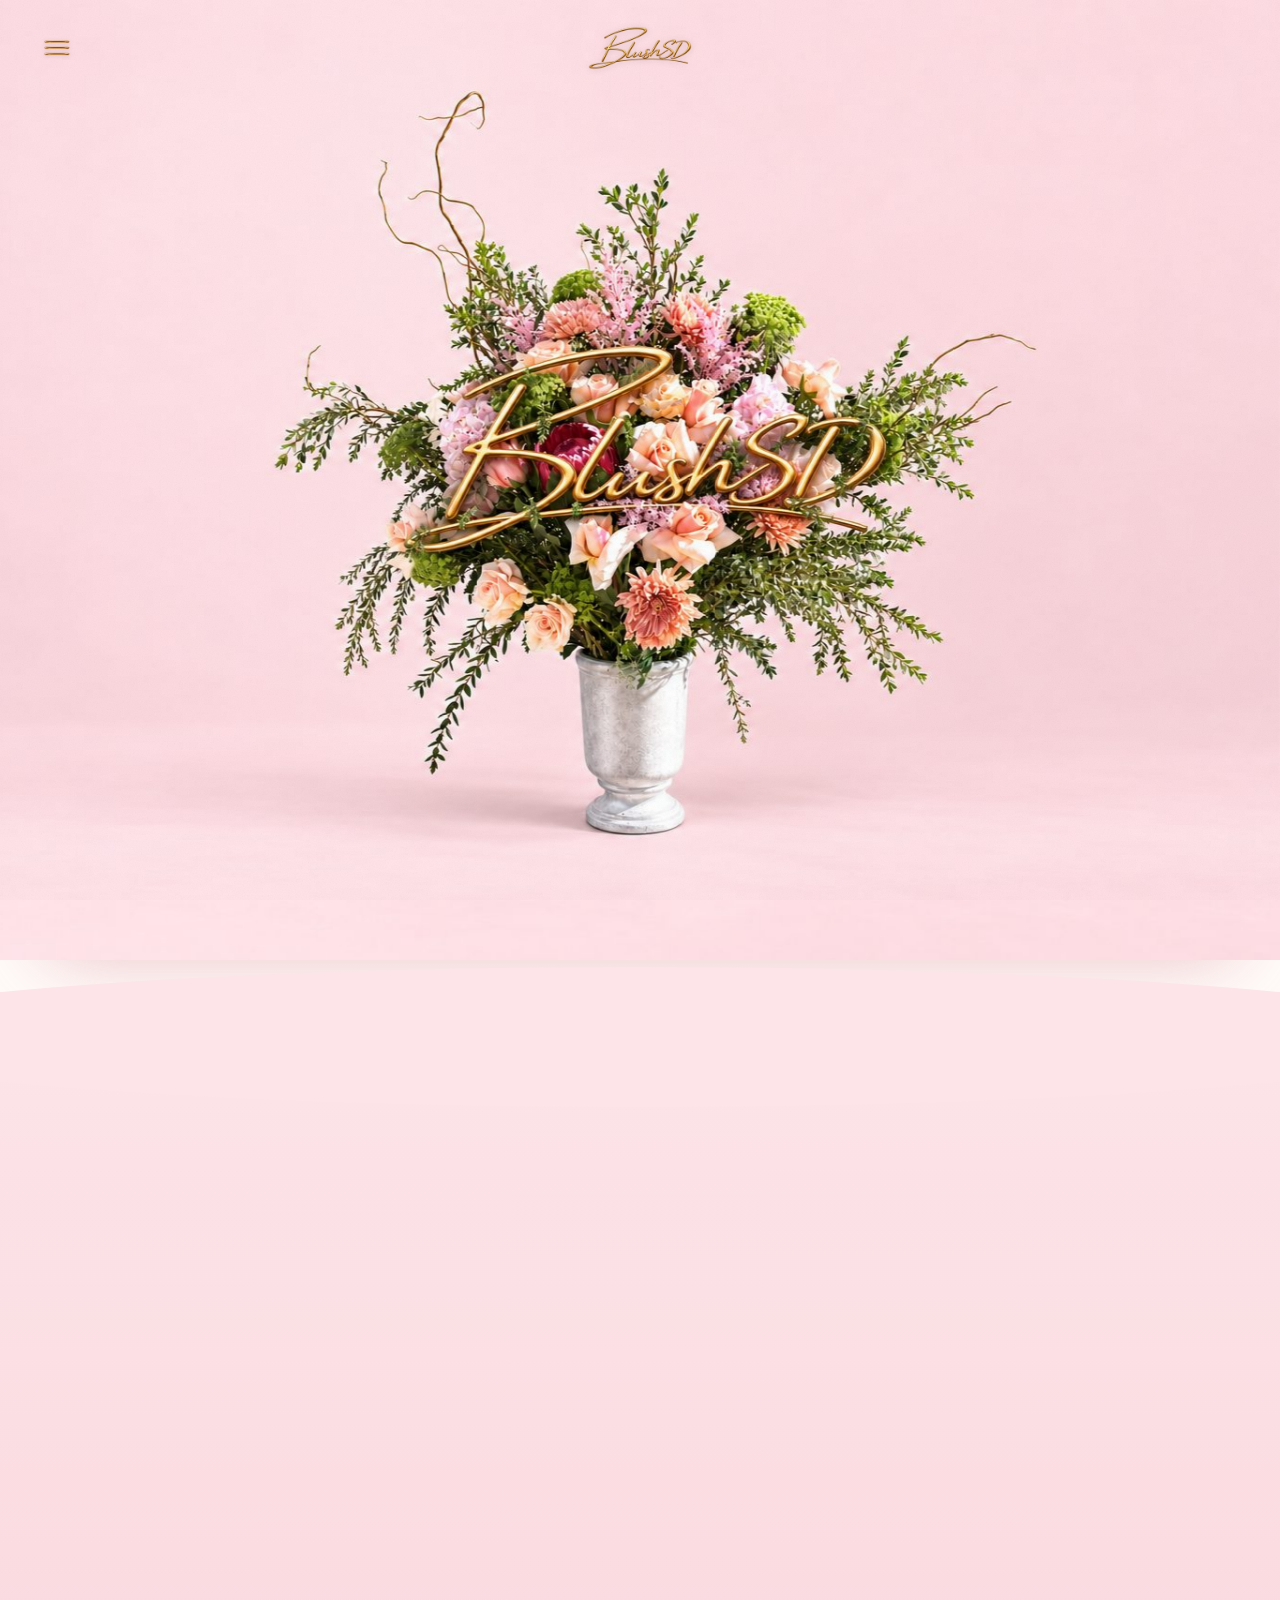
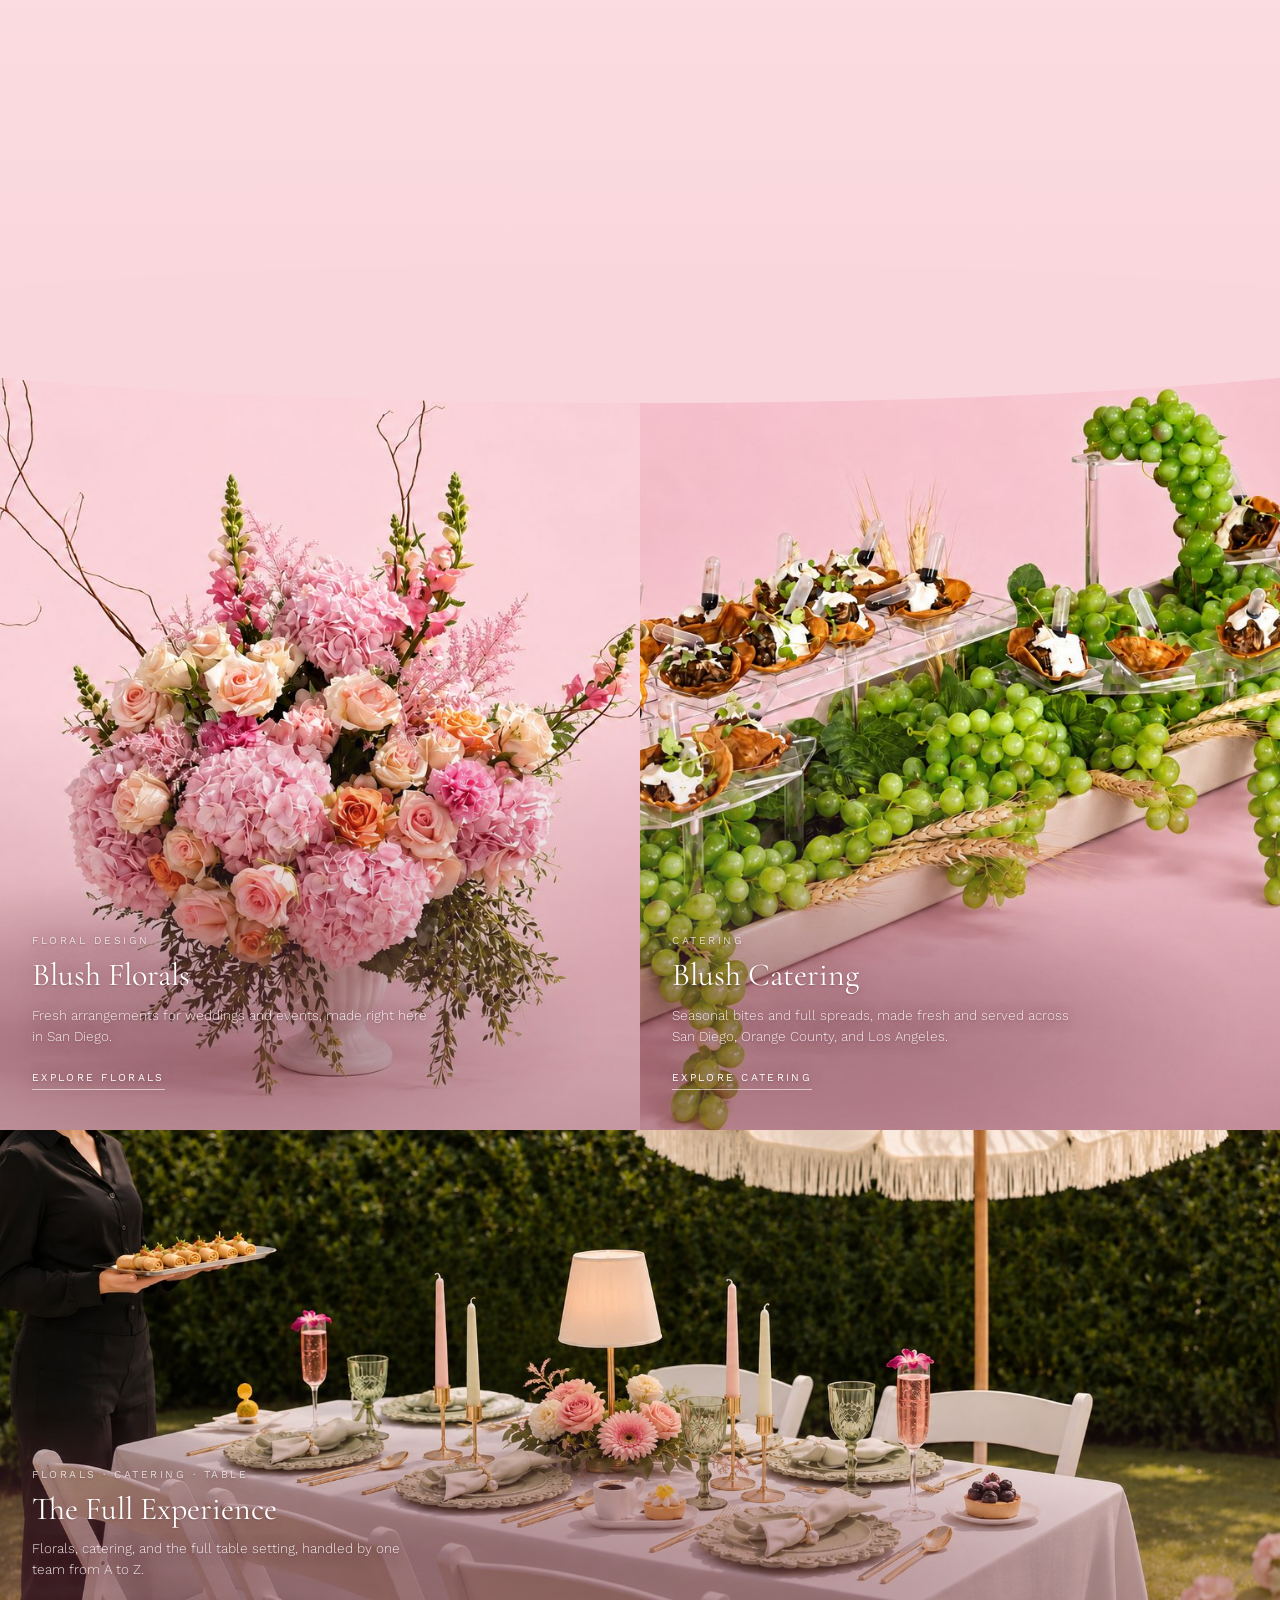
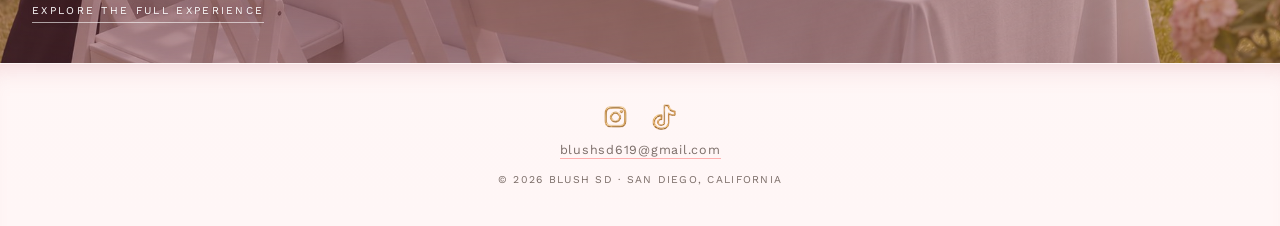
<file: index.html>
<!DOCTYPE html>
<html lang="en">
<head>
<meta charset="UTF-8">
<meta name="viewport" content="width=device-width, initial-scale=1.0">
<title>Blush SD | Luxury Florals &amp; Catering in San Diego</title>
<!-- Search & share preview tags -->
<meta name="description" content="Luxury florals in San Diego and catering across San Diego, Orange County and Los Angeles. Book Blush florals, Blush catering, or both. Each is its own independent service. Where Blooms Meet Bites.">
<link rel="canonical" href="https://blushsd.com/">
<meta property="og:type" content="website">
<meta property="og:site_name" content="Blush SD">
<meta property="og:title" content="Blush SD | Luxury Florals &amp; Catering in San Diego">
<meta property="og:description" content="Luxury florals in San Diego and catering across San Diego, Orange County and Los Angeles. Book Blush florals, Blush catering, or both. Each is its own independent service. Where Blooms Meet Bites.">
<meta property="og:url" content="https://blushsd.com/">
<meta property="og:image" content="https://blushsd.com/assets/images/share-home.jpg">
<meta property="og:image:width" content="1200">
<meta property="og:image:height" content="630">
<meta property="og:locale" content="en_US">
<meta name="twitter:card" content="summary_large_image">
<meta name="twitter:title" content="Blush SD | Luxury Florals &amp; Catering in San Diego">
<meta name="twitter:description" content="Luxury florals in San Diego and catering across San Diego, Orange County and Los Angeles. Book Blush florals, Blush catering, or both. Each is its own independent service. Where Blooms Meet Bites.">
<meta name="twitter:image" content="https://blushsd.com/assets/images/share-home.jpg">
<meta name="theme-color" content="#FFFDFB">
<script type="application/ld+json">
{
  "@context": "https://schema.org",
  "@type": [
    "Florist",
    "FoodEstablishment"
  ],
  "name": "Blush SD",
  "url": "https://blushsd.com/",
  "logo": "https://blushsd.com/assets/images/logo-wordmark.png",
  "image": "https://blushsd.com/assets/images/share-home.jpg",
  "description": "Luxury florals in San Diego and catering across San Diego, Orange County and Los Angeles. Florals and catering are independent services. Book either one or both.",
  "slogan": "Where Blooms Meet Bites",
  "email": "blushsd619@gmail.com",
  "address": {
    "@type": "PostalAddress",
    "addressLocality": "San Diego",
    "addressRegion": "CA",
    "addressCountry": "US"
  },
  "areaServed": [
    {
      "@type": "City",
      "name": "San Diego"
    },
    {
      "@type": "AdministrativeArea",
      "name": "Orange County"
    },
    {
      "@type": "City",
      "name": "Los Angeles"
    }
  ],
  "sameAs": [
    "https://www.instagram.com/blush.sd/",
    "https://www.tiktok.com/@noorkhaiat"
  ]
}
</script>
<link rel="preload" href="assets/fonts/cormorant-garamond-latin-400-normal.woff2" as="font" type="font/woff2" crossorigin>
<link rel="preload" href="assets/fonts/work-sans-latin-300-normal.woff2" as="font" type="font/woff2" crossorigin>
<link rel="preload" href="assets/fonts/work-sans-latin-400-normal.woff2" as="font" type="font/woff2" crossorigin>
<link rel="icon" href="assets/favicon/favicon.ico">
<link rel="icon" type="image/png" sizes="32x32" href="assets/favicon/favicon-32x32.png">
<link rel="icon" type="image/png" sizes="16x16" href="assets/favicon/favicon-16x16.png">
<link rel="apple-touch-icon" sizes="180x180" href="assets/favicon/apple-touch-icon.png">
<link rel="stylesheet" href="assets/css/styles.css?v=20261120k">
<script>try{if(sessionStorage.getItem("blushVeil"))document.documentElement.classList.add("veil-arriving")}catch(e){}</script>
</head>
<body>
<div class="page-veil" aria-hidden="true"><img src="assets/images/logo-wordmark.png" alt=""></div>

<nav>
  <button class="nav-hamburger" aria-label="Open menu" aria-expanded="false">
    <img src="assets/images/menu-icon.png" alt="">
  </button>
  <a href="index.html" class="nav-mark"><img src="assets/images/logo-wordmark.png" alt="Blush SD"></a>
  <div class="nav-spacer"></div>
</nav>

<div class="nav-overlay" id="navOverlay">
  <button class="nav-overlay-close" aria-label="Close menu">&times;</button>
  <div class="nav-overlay-main">
    <a href="index.html">Home</a>
    <a href="about.html">About</a>
    <a href="florals.html">Florals</a>
    <a href="catering.html">Catering</a>
    <a href="full-experience.html">The Full Experience</a>
    <a href="moments.html">Moments</a>
    <a href="testimonials.html">Testimonials</a>
  </div>
  <span class="nav-overlay-rule" aria-hidden="true"></span>
  <p class="nav-overlay-label">Book</p>
  <div class="nav-overlay-book">
    <a href="florals-signup.html">Book Florals</a>
    <a href="catering-signup.html">Book Catering</a>
    <a href="catering-signup.html?package=full">Book The Full Experience</a>
  </div>
  <p class="nav-overlay-tagline">San Diego, California</p>
</div>

<section class="hero">
  <div class="hero-frame">
    <img class="hero-img" fetchpriority="high" src="assets/images/hero-arrangement.jpg" alt="Blush floral arrangement">
  </div>
  <div class="hero-caption">
    <h1 class="hero-headline">Where Blooms Meet Bites</h1>
    <a href="#offerings" class="hero-cta">Discover the Collection</a>
  </div>
</section>

<section class="story">
  <p class="story-eyebrow">The House of Blush</p>
  <h2 class="story-heading">Two crafts. Your choice.</h2>
  <p class="story-body">Blush is a floral studio and a catering team. Book florals, book catering, or bring it all together with The Full Experience &mdash; florals, catering, and the full table setting, handled by one team.</p>
  <p class="story-body">We're based in San Diego. Our catering travels to events across San Diego, Orange County, and Los Angeles. Florals can be booked on their own anywhere in San Diego, and in Orange County and Los Angeles we add them to catering bookings. Every arrangement and every dish is made fresh.</p>
  <div class="story-stats">
    <div>
      <div class="story-stat-num">10+</div>
      <div class="story-stat-label">Events Styled</div>
    </div>
    <div>
      <div class="story-stat-num">1+</div>
      <div class="story-stat-label">Year in San Diego</div>
    </div>
  </div>
  <p class="story-faq">Do I need to book both? No &mdash; catering is always its own service, and in San Diego, so are florals.</p>
</section>

<section class="offerings" id="offerings">
  <a href="florals.html" class="offering-card">
    <div class="offering-img offering-img--florals"></div>
    <div class="offering-veil"></div>
    <div class="offering-caption">
      <p class="offering-eyebrow">Floral Design</p>
      <h3 class="offering-title">Blush Florals</h3>
      <p class="offering-desc">Fresh arrangements for weddings and events, made right here in San Diego.</p>
      <span class="offering-link">Explore Florals</span>
    </div>
  </a>
  <a href="catering.html" class="offering-card">
    <div class="offering-img offering-img--catering"></div>
    <div class="offering-veil"></div>
    <div class="offering-caption">
      <p class="offering-eyebrow">Catering</p>
      <h3 class="offering-title">Blush Catering</h3>
      <p class="offering-desc">Seasonal bites and full spreads, made fresh and served across San Diego, Orange County, and Los Angeles.</p>
      <span class="offering-link">Explore Catering</span>
    </div>
  </a>
  <a href="full-experience.html" class="offering-card offering-card--full">
    <div class="offering-img offering-img--full"></div>
    <div class="offering-veil"></div>
    <div class="offering-caption">
      <p class="offering-eyebrow">Florals &middot; Catering &middot; Table</p>
      <h3 class="offering-title">The Full Experience</h3>
      <p class="offering-desc">Florals, catering, and the full table setting, handled by one team from A to Z.</p>
      <span class="offering-link">Explore The Full Experience</span>
    </div>
  </a>
</section>

<footer>
  <div class="footer-social">
    <a href="https://www.instagram.com/blush.sd/" target="_blank" rel="noopener">
      <img src="assets/images/instagram-icon.png" alt="Blush SD on Instagram">
    </a>
    <a href="https://www.tiktok.com/@noorkhaiat" target="_blank" rel="noopener">
      <img src="assets/images/tiktok-icon.png" alt="Blush SD on TikTok">
    </a>
  </div>
  <div class="footer-contact">
    <a href="mailto:blushsd619@gmail.com">blushsd619@gmail.com</a>
  </div>
  <p>&copy; 2026 Blush SD &middot; San Diego, California</p>
</footer>

<script src="assets/js/analytics.js?v=20261120b"></script>
<script src="assets/js/nav.js"></script>
<script src="assets/js/transitions.js"></script>
<script src="assets/js/depth.js"></script>
</body>
</html>
</file>
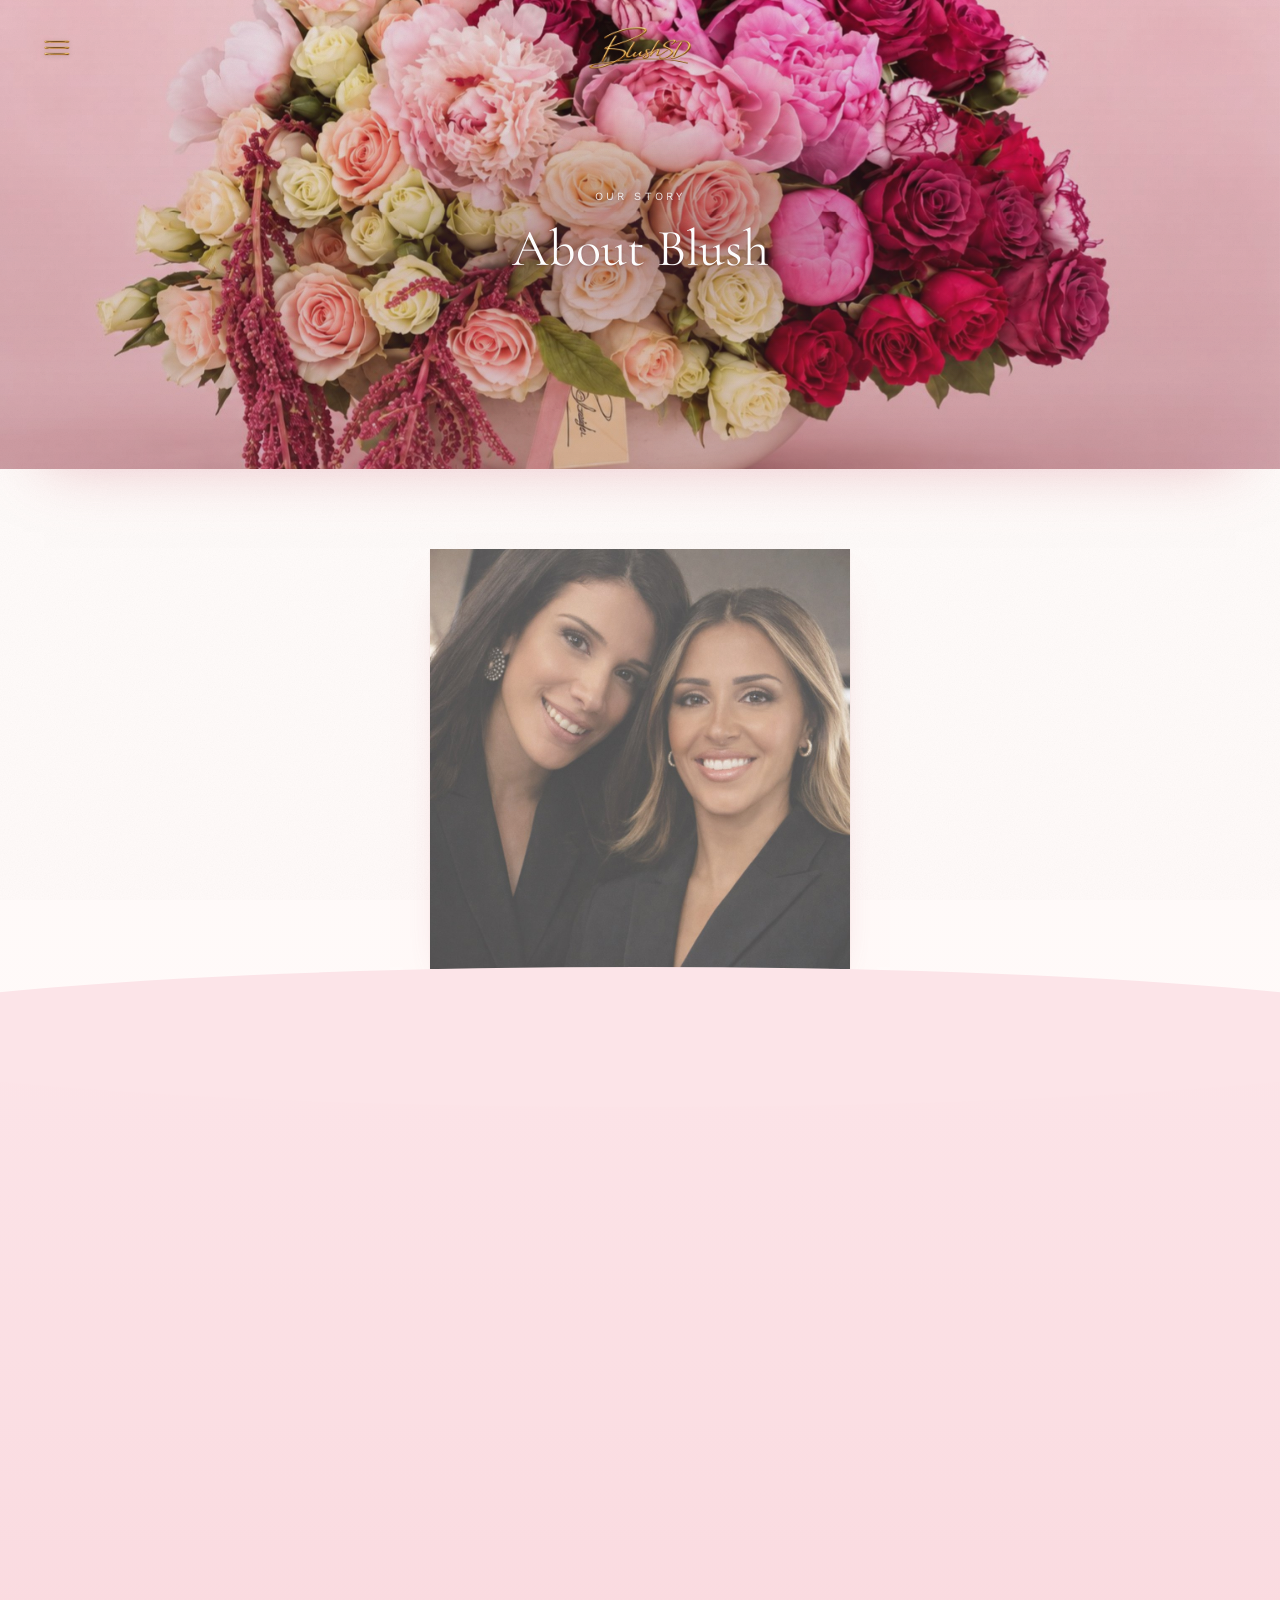
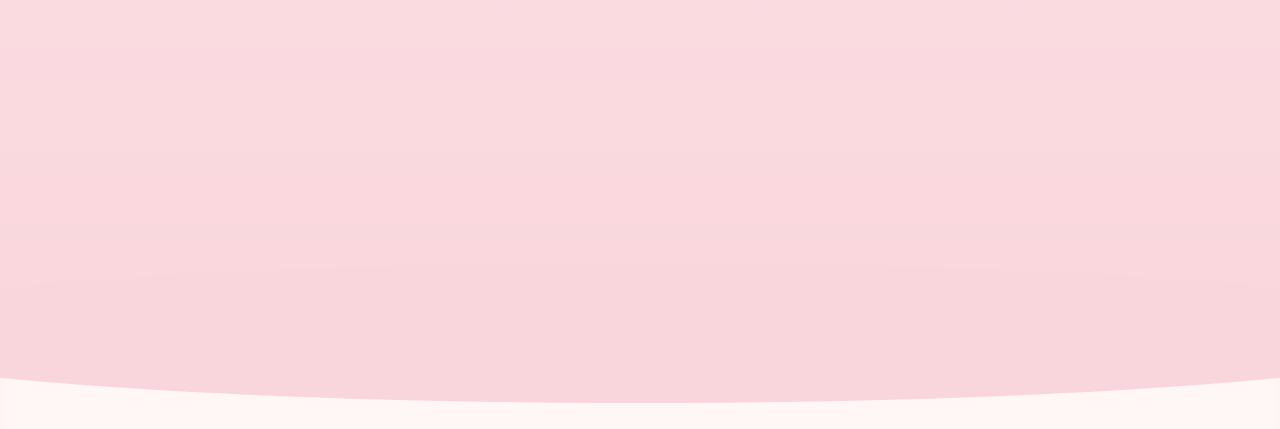
<file: about.html>
<!DOCTYPE html>
<html lang="en">
<head>
<meta charset="UTF-8">
<meta name="viewport" content="width=device-width, initial-scale=1.0">
<title>About | Blush SD</title>
<!-- Search & share preview tags -->
<meta name="description" content="The story behind Blush SD, a San Diego floral studio and catering team that designs fresh florals for San Diego events and custom catering menus across San Diego, Orange County and Los Angeles.">
<link rel="canonical" href="https://blushsd.com/about.html">
<meta property="og:type" content="website">
<meta property="og:site_name" content="Blush SD">
<meta property="og:title" content="About | Blush SD">
<meta property="og:description" content="The story behind Blush SD, a San Diego floral studio and catering team that designs fresh florals for San Diego events and custom catering menus across San Diego, Orange County and Los Angeles.">
<meta property="og:url" content="https://blushsd.com/about.html">
<meta property="og:image" content="https://blushsd.com/assets/images/share-home.jpg">
<meta property="og:image:width" content="1200">
<meta property="og:image:height" content="630">
<meta property="og:locale" content="en_US">
<meta name="twitter:card" content="summary_large_image">
<meta name="twitter:title" content="About | Blush SD">
<meta name="twitter:description" content="The story behind Blush SD, a San Diego floral studio and catering team that designs fresh florals for San Diego events and custom catering menus across San Diego, Orange County and Los Angeles.">
<meta name="twitter:image" content="https://blushsd.com/assets/images/share-home.jpg">
<meta name="theme-color" content="#FFFDFB">
<link rel="preload" href="assets/fonts/cormorant-garamond-latin-400-normal.woff2" as="font" type="font/woff2" crossorigin>
<link rel="preload" href="assets/fonts/work-sans-latin-300-normal.woff2" as="font" type="font/woff2" crossorigin>
<link rel="preload" href="assets/fonts/work-sans-latin-400-normal.woff2" as="font" type="font/woff2" crossorigin>
<link rel="icon" href="assets/favicon/favicon.ico">
<link rel="icon" type="image/png" sizes="32x32" href="assets/favicon/favicon-32x32.png">
<link rel="icon" type="image/png" sizes="16x16" href="assets/favicon/favicon-16x16.png">
<link rel="apple-touch-icon" sizes="180x180" href="assets/favicon/apple-touch-icon.png">
<link rel="stylesheet" href="assets/css/styles.css?v=20261120k">
<script>try{if(sessionStorage.getItem("blushVeil"))document.documentElement.classList.add("veil-arriving")}catch(e){}</script>
<style>
/* ── About page: owners portrait ── */
.about-portrait{
  margin:0 auto 40px;
  max-width:420px;
}
.about-portrait img{
  display:block;
  width:100%;
  height:auto;
  aspect-ratio:1/1;
  object-fit:cover;
  box-shadow:0 1px 2px rgba(var(--rose-shadow),.12), 0 24px 44px -26px rgba(var(--rose-shadow),.6);
}
.about-portrait figcaption{
  margin-top:16px;
  text-align:center;
  font-size:10.5px;
  letter-spacing:0.22em;
  text-transform:uppercase;
  color:var(--ink-soft);
}
@media (max-width:760px){
  .about-portrait{max-width:320px;margin-bottom:32px;}
}
</style>
</head>
<body>
<div class="page-veil" aria-hidden="true"><img src="assets/images/logo-wordmark.png" alt=""></div>

<nav>
  <button class="nav-hamburger" aria-label="Open menu" aria-expanded="false">
    <img src="assets/images/menu-icon.png" alt="">
  </button>
  <a href="index.html" class="nav-mark"><img src="assets/images/logo-wordmark.png" alt="Blush SD"></a>
  <div class="nav-spacer"></div>
</nav>

<div class="nav-overlay" id="navOverlay">
  <button class="nav-overlay-close" aria-label="Close menu">&times;</button>
  <div class="nav-overlay-main">
    <a href="index.html">Home</a>
    <a href="about.html">About</a>
    <a href="florals.html">Florals</a>
    <a href="catering.html">Catering</a>
    <a href="full-experience.html">The Full Experience</a>
    <a href="moments.html">Moments</a>
    <a href="testimonials.html">Testimonials</a>
  </div>
  <span class="nav-overlay-rule" aria-hidden="true"></span>
  <p class="nav-overlay-label">Book</p>
  <div class="nav-overlay-book">
    <a href="florals-signup.html">Book Florals</a>
    <a href="catering-signup.html">Book Catering</a>
    <a href="catering-signup.html?package=full">Book The Full Experience</a>
  </div>
  <p class="nav-overlay-tagline">San Diego, California</p>
</div>

<section class="page-hero">
  <img fetchpriority="high" src="assets/images/floral-02.jpg" alt="Low bowl of blush peonies and roses fading from cream to deep magenta">
  <div class="page-hero-veil"></div>
  <div class="page-hero-caption">
    <p class="page-hero-eyebrow">Our Story</p>
    <h1 class="page-hero-title">About Blush</h1>
  </div>
</section>

<section class="page-content">
  <figure class="about-portrait">
    <img src="assets/images/about-owners.jpg" alt="The two owners of Blush SD smiling together in black blazers" width="1000" height="1000" style="max-width:100%;height:auto;">
    <figcaption>The women behind Blush</figcaption>
  </figure>
  <p>At Blush, we believe life&rsquo;s most meaningful moments deserve to be celebrated beautifully. What began as a dream fueled by passion, creativity, and a love for bringing people together has blossomed into a catering experience centered around thoughtful details and unforgettable memories.</p>
  <p>Today, Blush is two crafts under one name: a floral studio designing fresh, hand-built arrangements for weddings, celebrations, and everyday moments, and a catering team serving tray-passed bites and custom stations across San Diego, Orange County, and Los Angeles.</p>
  <p>From intimate gatherings to special celebrations, we pour our hearts into every experience, combining beautiful presentation, personalized touches, and genuine hospitality.</p>
  <p>More than florals and catering, Blush is about the connections we create, the stories we become part of, and the moments our clients cherish long after the celebration ends.</p>
  <p>Florals and catering can each be booked on their own, or together as <a href="full-experience.html" style="color:var(--ink); text-decoration:underline;">The Full Experience</a>, with florals, catering, and the table setting all handled by Blush.</p>
  <p class="about-closing">Where Blooms Meet Bites, and every moment feels special.</p>
  <div>
    <a href="index.html" class="page-back-link">Back to Home</a>
  </div>
</section>

<footer>
  <div class="footer-social">
    <a href="https://www.instagram.com/blush.sd/" target="_blank" rel="noopener">
      <img src="assets/images/instagram-icon.png" alt="Blush SD on Instagram">
    </a>
    <a href="https://www.tiktok.com/@noorkhaiat" target="_blank" rel="noopener">
      <img src="assets/images/tiktok-icon.png" alt="Blush SD on TikTok">
    </a>
  </div>
  <div class="footer-contact">
    <a href="mailto:blushsd619@gmail.com">blushsd619@gmail.com</a>
  </div>
  <p>&copy; 2026 Blush SD &middot; San Diego, California</p>
</footer>

<script src="assets/js/analytics.js?v=20261120b"></script>
<script src="assets/js/nav.js"></script>
<script src="assets/js/transitions.js"></script>
<script src="assets/js/depth.js"></script>
</body>
</html>
</file>
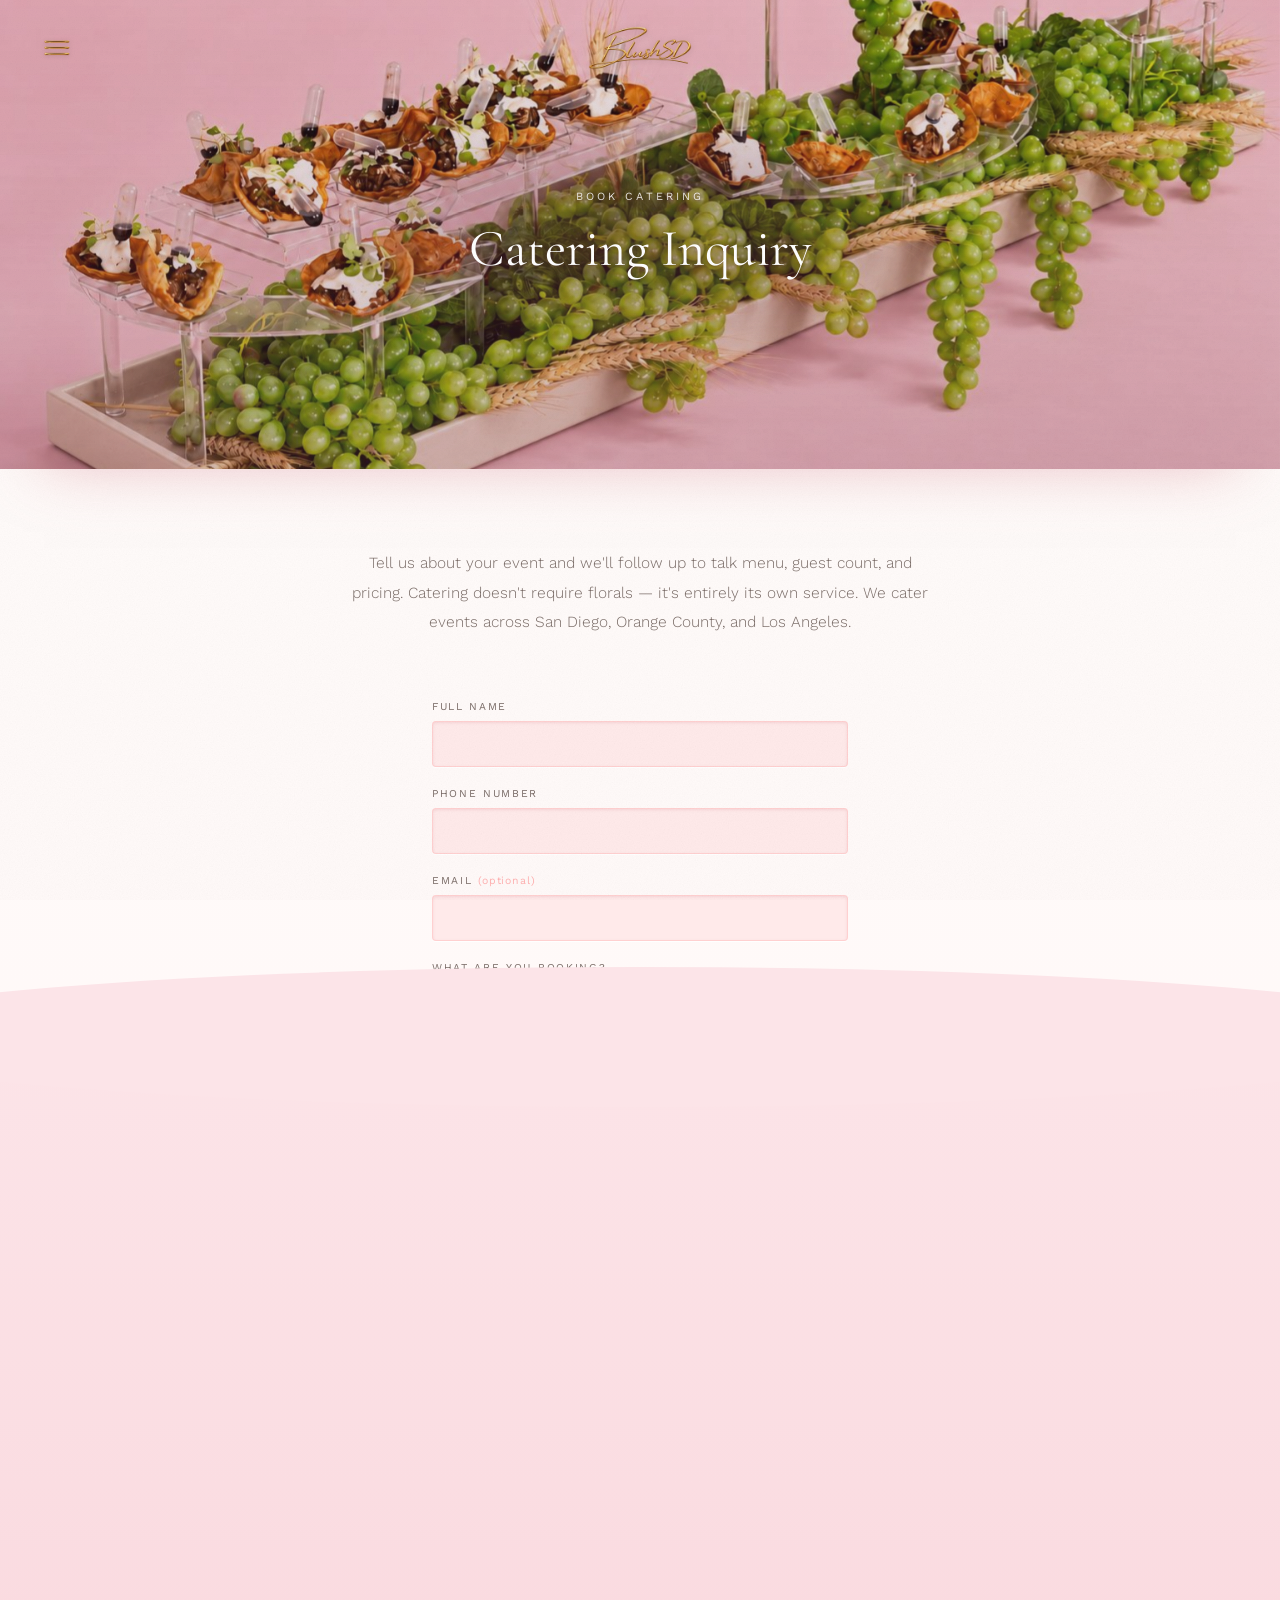
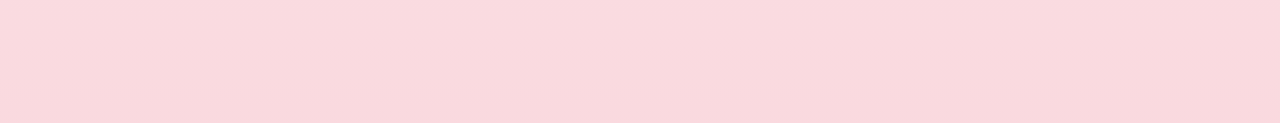
<file: catering-signup.html>
<!DOCTYPE html>
<html lang="en">
<head>
<meta charset="UTF-8">
<meta name="viewport" content="width=device-width, initial-scale=1.0">
<title>Book Catering | Blush SD</title>
<!-- Search & share preview tags -->
<meta name="description" content="Request a catering quote from Blush SD. Share your event date and guest count and we will follow up about your custom menu. No florals required.">
<link rel="canonical" href="https://blushsd.com/catering-signup.html">
<meta property="og:type" content="website">
<meta property="og:site_name" content="Blush SD">
<meta property="og:title" content="Book Catering | Blush SD">
<meta property="og:description" content="Request a catering quote from Blush SD. Share your event date and guest count and we will follow up about your custom menu. No florals required.">
<meta property="og:url" content="https://blushsd.com/catering-signup.html">
<meta property="og:image" content="https://blushsd.com/assets/images/share-catering.jpg">
<meta property="og:image:width" content="1200">
<meta property="og:image:height" content="630">
<meta property="og:locale" content="en_US">
<meta name="twitter:card" content="summary_large_image">
<meta name="twitter:title" content="Book Catering | Blush SD">
<meta name="twitter:description" content="Request a catering quote from Blush SD. Share your event date and guest count and we will follow up about your custom menu. No florals required.">
<meta name="twitter:image" content="https://blushsd.com/assets/images/share-catering.jpg">
<meta name="theme-color" content="#FFFDFB">
<link rel="preload" href="assets/fonts/cormorant-garamond-latin-400-normal.woff2" as="font" type="font/woff2" crossorigin>
<link rel="preload" href="assets/fonts/work-sans-latin-300-normal.woff2" as="font" type="font/woff2" crossorigin>
<link rel="preload" href="assets/fonts/work-sans-latin-400-normal.woff2" as="font" type="font/woff2" crossorigin>
<link rel="icon" href="assets/favicon/favicon.ico">
<link rel="icon" type="image/png" sizes="32x32" href="assets/favicon/favicon-32x32.png">
<link rel="icon" type="image/png" sizes="16x16" href="assets/favicon/favicon-16x16.png">
<link rel="apple-touch-icon" sizes="180x180" href="assets/favicon/apple-touch-icon.png">
<link rel="stylesheet" href="assets/css/styles.css?v=20261120k">
<script>try{if(sessionStorage.getItem("blushVeil"))document.documentElement.classList.add("veil-arriving")}catch(e){}</script>
</head>
<body>
<div class="page-veil" aria-hidden="true"><img src="assets/images/logo-wordmark.png" alt=""></div>

<nav>
  <button class="nav-hamburger" aria-label="Open menu" aria-expanded="false">
    <img src="assets/images/menu-icon.png" alt="">
  </button>
  <a href="index.html" class="nav-mark"><img src="assets/images/logo-wordmark.png" alt="Blush SD"></a>
  <div class="nav-spacer"></div>
</nav>

<div class="nav-overlay" id="navOverlay">
  <button class="nav-overlay-close" aria-label="Close menu">&times;</button>
  <div class="nav-overlay-main">
    <a href="index.html">Home</a>
    <a href="about.html">About</a>
    <a href="florals.html">Florals</a>
    <a href="catering.html">Catering</a>
    <a href="full-experience.html">The Full Experience</a>
    <a href="moments.html">Moments</a>
    <a href="testimonials.html">Testimonials</a>
  </div>
  <span class="nav-overlay-rule" aria-hidden="true"></span>
  <p class="nav-overlay-label">Book</p>
  <div class="nav-overlay-book">
    <a href="florals-signup.html">Book Florals</a>
    <a href="catering-signup.html">Book Catering</a>
    <a href="catering-signup.html?package=full">Book The Full Experience</a>
  </div>
  <p class="nav-overlay-tagline">San Diego, California</p>
</div>

<section class="page-hero">
  <img fetchpriority="high" src="assets/images/catering-card.jpg" alt="Catering Inquiry">
  <div class="page-hero-veil"></div>
  <div class="page-hero-caption">
    <p class="page-hero-eyebrow">Book Catering</p>
    <h1 class="page-hero-title">Catering Inquiry</h1>
  </div>
</section>

<section class="page-content inquiry-intro" style="padding-bottom:40px;">
  <p>Tell us about your event and we'll follow up to talk menu, guest count, and pricing. Catering doesn't require florals &mdash; it's entirely its own service. We cater events across San Diego, Orange County, and Los Angeles.</p>
</section>
<form class="signup-form" action="https://formspree.io/f/xqpkynop" method="POST"
      data-thanks="Your inquiry is on its way."
      data-thanks-body="We'll be in touch soon, usually by text, to talk through your menu.">
  <input type="hidden" name="form_type" value="Catering Inquiry">
  <input type="hidden" name="_subject" value="New Catering Inquiry — Blush SD">
  <input type="text" name="_gotcha" style="display:none">

  <div class="form-field">
    <label for="name">Full Name</label>
    <input type="text" id="name" name="name" autocomplete="name" required>
  </div>
  <div class="form-field">
    <label for="phone">Phone Number</label>
    <input type="tel" id="phone" name="phone" autocomplete="tel" inputmode="tel" maxlength="30" required>
  </div>
  <div class="form-field">
    <label for="email">Email <span class="form-optional">(optional)</span></label>
    <input type="email" id="email" name="email" autocomplete="email">
  </div>
  <div class="form-field">
    <label for="package">What Are You Booking?</label>
    <select id="package" name="package">
      <option value="Catering">Catering</option>
      <option value="The Full Experience">The Full Experience</option>
    </select>
  </div>
  <div class="form-field">
    <label for="event-date">Event Date</label>
    <input type="date" id="event-date" name="event-date">
  </div>
  <div class="form-field">
    <label for="guests">Estimated Guest Count</label>
    <input type="number" id="guests" name="guests" min="1">
  </div>
  <div class="form-field">
    <label for="message">Tell Us About Your Event</label>
    <textarea id="message" name="message"></textarea>
  </div>
  <div class="form-turnstile"></div>
  <p class="form-status" role="alert" hidden></p>
  <button type="submit" class="form-submit">Send Inquiry</button>
  <p class="form-note">Prefer email? Reach us at <a href="mailto:blushsd619@gmail.com" style="color:var(--ink);"><strong>blushsd619@gmail.com</strong></a>.</p>
</form>

<section class="inquiry-confirm" tabindex="-1" aria-live="polite" hidden>
  <p class="confirm-eyebrow">Inquiry Received</p>
  <h2 class="confirm-title">Thank You</h2>
  <p class="confirm-text">We&rsquo;ve received your catering inquiry and will be in touch soon, usually by text.</p>
  <div class="confirm-ref">
    <span class="confirm-ref-label">Your Reference</span>
    <span class="confirm-ref-code" data-ref></span>
    <button type="button" class="confirm-copy" data-copy>Copy</button>
  </div>
  <p class="confirm-text">Prefer to chat? Continue your inquiry with us on Instagram. We&rsquo;ll write the first message for you.</p>
  <button type="button" class="form-submit confirm-ig" data-ig-start>Message Us on Instagram</button>

  <div class="ig-help" data-ig-help hidden>
    <p class="ig-help-label" data-ig-status>Your message is copied</p>
    <p class="ig-help-msg" data-ig-msg></p>
    <ol class="ig-steps">
      <li><span>Tap <strong>Open Instagram</strong> below.</span></li>
      <li><span>Press and hold the message box, then tap <strong>Paste</strong>.</span></li>
      <li><span>Tap <strong>Send</strong>. That&rsquo;s it!</span></li>
    </ol>
    <a class="form-submit" href="https://ig.me/m/blush.sd" target="_blank" rel="noopener" data-ig>Open Instagram</a>
  </div>

  <p class="form-note">On a computer? Message <strong>@blush.sd</strong> from the Instagram app on your phone and include your reference.</p>
</section>

<footer>
  <div class="footer-social">
    <a href="https://www.instagram.com/blush.sd/" target="_blank" rel="noopener">
      <img src="assets/images/instagram-icon.png" alt="Blush SD on Instagram">
    </a>
    <a href="https://www.tiktok.com/@noorkhaiat" target="_blank" rel="noopener">
      <img src="assets/images/tiktok-icon.png" alt="Blush SD on TikTok">
    </a>
  </div>
  <div class="footer-contact">
    <a href="mailto:blushsd619@gmail.com">blushsd619@gmail.com</a>
  </div>
  <p>&copy; 2026 Blush SD &middot; San Diego, California</p>
</footer>

<script src="assets/js/analytics.js?v=20261120b"></script>
<script src="assets/js/nav.js"></script>
<script src="assets/js/transitions.js"></script>
<script src="assets/js/depth.js"></script>
<script>
  (function () {
    try {
      if (/[?&]package=full\b/.test(location.search)) {
        var sel = document.getElementById('package');
        if (sel) sel.value = 'The Full Experience';
      }
    } catch (e) {}
  })();
</script>
<script src="assets/js/inquiry.js?v=20261120b"></script>
<script src="assets/js/forms.js"></script>
</body>
</html>
</file>
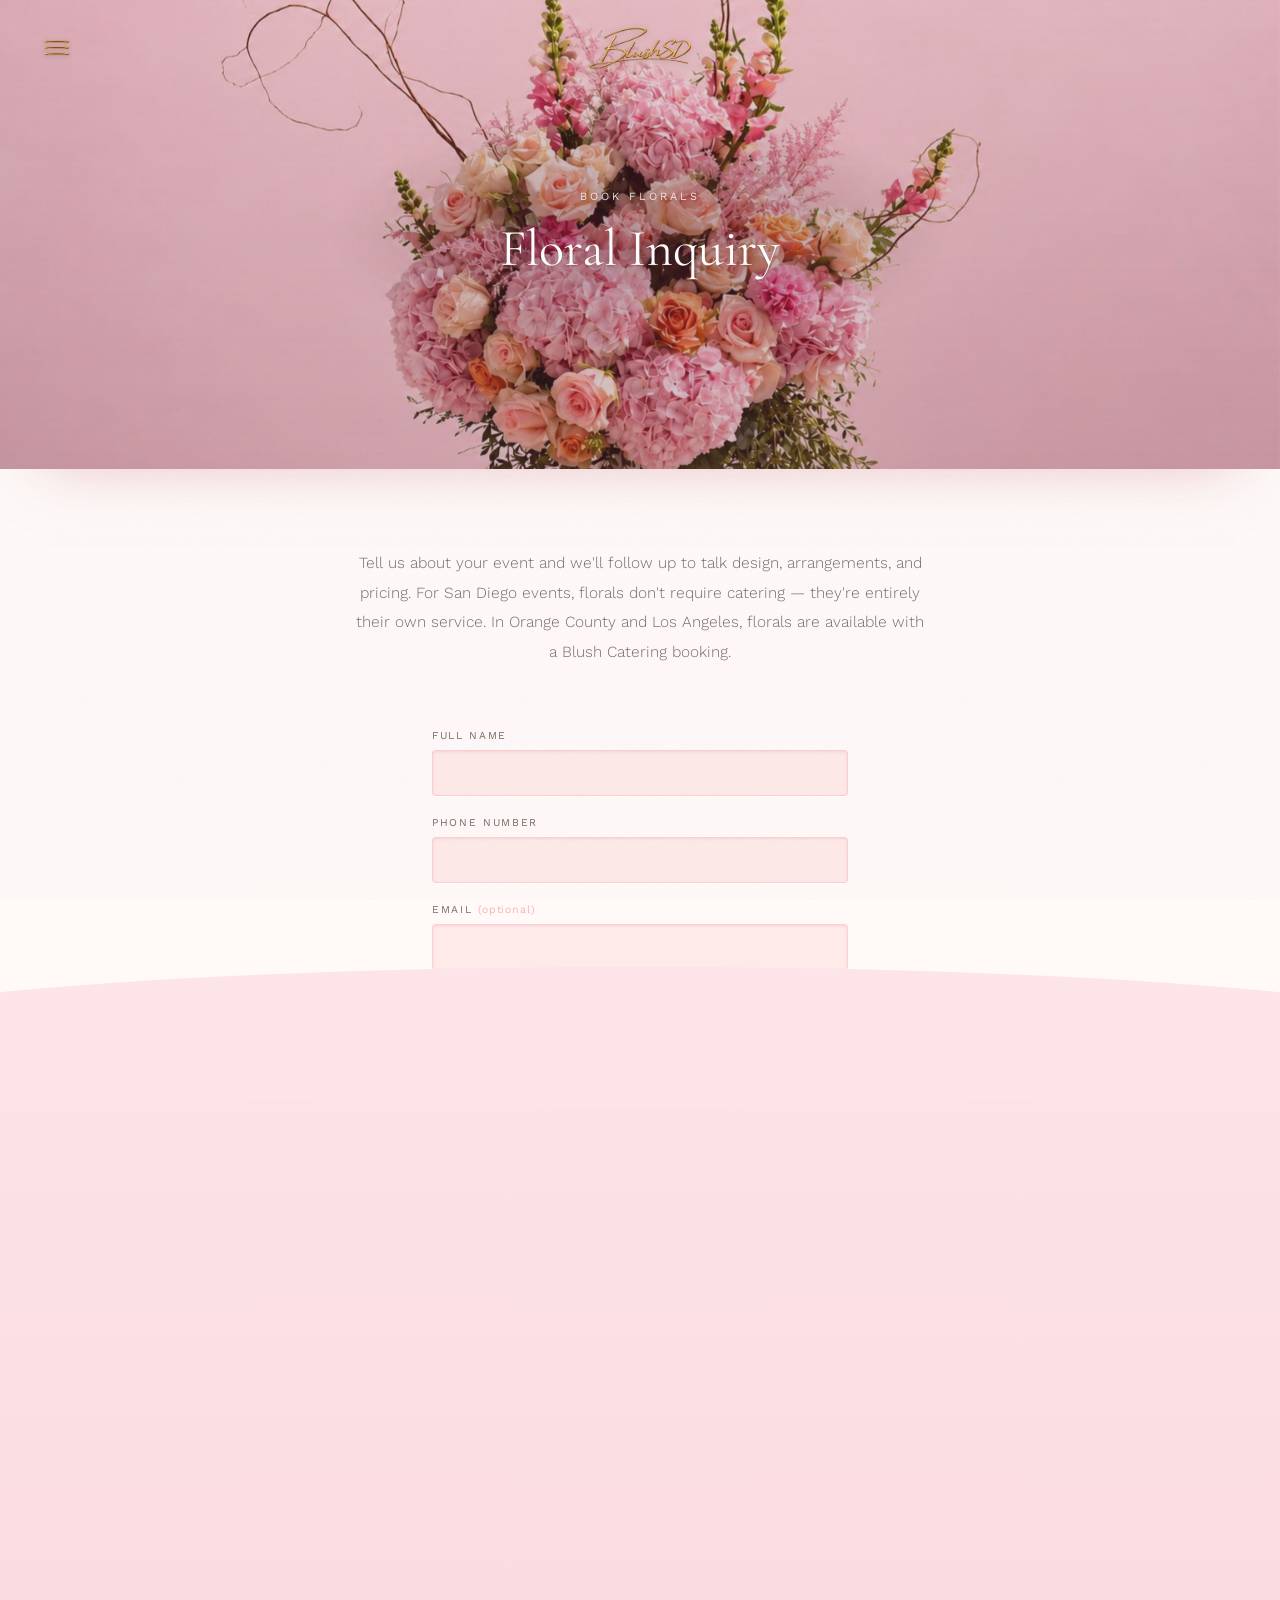
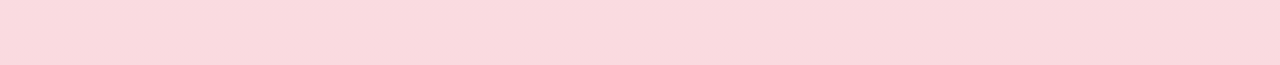
<file: florals-signup.html>
<!DOCTYPE html>
<html lang="en">
<head>
<meta charset="UTF-8">
<meta name="viewport" content="width=device-width, initial-scale=1.0">
<title>Book Florals | Blush SD</title>
<!-- Search & share preview tags -->
<meta name="description" content="Request a floral quote from Blush SD. Tell us about your San Diego event and we will follow up about design and pricing. No catering booking required.">
<link rel="canonical" href="https://blushsd.com/florals-signup.html">
<meta property="og:type" content="website">
<meta property="og:site_name" content="Blush SD">
<meta property="og:title" content="Book Florals | Blush SD">
<meta property="og:description" content="Request a floral quote from Blush SD. Tell us about your San Diego event and we will follow up about design and pricing. No catering booking required.">
<meta property="og:url" content="https://blushsd.com/florals-signup.html">
<meta property="og:image" content="https://blushsd.com/assets/images/share-florals.jpg">
<meta property="og:image:width" content="1200">
<meta property="og:image:height" content="630">
<meta property="og:locale" content="en_US">
<meta name="twitter:card" content="summary_large_image">
<meta name="twitter:title" content="Book Florals | Blush SD">
<meta name="twitter:description" content="Request a floral quote from Blush SD. Tell us about your San Diego event and we will follow up about design and pricing. No catering booking required.">
<meta name="twitter:image" content="https://blushsd.com/assets/images/share-florals.jpg">
<meta name="theme-color" content="#FFFDFB">
<link rel="preload" href="assets/fonts/cormorant-garamond-latin-400-normal.woff2" as="font" type="font/woff2" crossorigin>
<link rel="preload" href="assets/fonts/work-sans-latin-300-normal.woff2" as="font" type="font/woff2" crossorigin>
<link rel="preload" href="assets/fonts/work-sans-latin-400-normal.woff2" as="font" type="font/woff2" crossorigin>
<link rel="icon" href="assets/favicon/favicon.ico">
<link rel="icon" type="image/png" sizes="32x32" href="assets/favicon/favicon-32x32.png">
<link rel="icon" type="image/png" sizes="16x16" href="assets/favicon/favicon-16x16.png">
<link rel="apple-touch-icon" sizes="180x180" href="assets/favicon/apple-touch-icon.png">
<link rel="stylesheet" href="assets/css/styles.css?v=20261120k">
<script>try{if(sessionStorage.getItem("blushVeil"))document.documentElement.classList.add("veil-arriving")}catch(e){}</script>
</head>
<body>
<div class="page-veil" aria-hidden="true"><img src="assets/images/logo-wordmark.png" alt=""></div>

<nav>
  <button class="nav-hamburger" aria-label="Open menu" aria-expanded="false">
    <img src="assets/images/menu-icon.png" alt="">
  </button>
  <a href="index.html" class="nav-mark"><img src="assets/images/logo-wordmark.png" alt="Blush SD"></a>
  <div class="nav-spacer"></div>
</nav>

<div class="nav-overlay" id="navOverlay">
  <button class="nav-overlay-close" aria-label="Close menu">&times;</button>
  <div class="nav-overlay-main">
    <a href="index.html">Home</a>
    <a href="about.html">About</a>
    <a href="florals.html">Florals</a>
    <a href="catering.html">Catering</a>
    <a href="full-experience.html">The Full Experience</a>
    <a href="moments.html">Moments</a>
    <a href="testimonials.html">Testimonials</a>
  </div>
  <span class="nav-overlay-rule" aria-hidden="true"></span>
  <p class="nav-overlay-label">Book</p>
  <div class="nav-overlay-book">
    <a href="florals-signup.html">Book Florals</a>
    <a href="catering-signup.html">Book Catering</a>
    <a href="catering-signup.html?package=full">Book The Full Experience</a>
  </div>
  <p class="nav-overlay-tagline">San Diego, California</p>
</div>

<section class="page-hero">
  <img fetchpriority="high" src="assets/images/floral-card.jpg" alt="Florals Inquiry">
  <div class="page-hero-veil"></div>
  <div class="page-hero-caption">
    <p class="page-hero-eyebrow">Book Florals</p>
    <h1 class="page-hero-title">Floral Inquiry</h1>
  </div>
</section>

<section class="page-content inquiry-intro" style="padding-bottom:40px;">
  <p>Tell us about your event and we'll follow up to talk design, arrangements, and pricing. For San Diego events, florals don't require catering &mdash; they're entirely their own service. In Orange County and Los Angeles, florals are available with a Blush Catering booking.</p>
</section>
<form class="signup-form" action="https://formspree.io/f/xqpkynop" method="POST"
      data-thanks="Your inquiry is on its way."
      data-thanks-body="We'll be in touch soon, usually by text, to talk through your florals.">
  <input type="hidden" name="form_type" value="Florals Inquiry">
  <input type="hidden" name="_subject" value="New Florals Inquiry — Blush SD">
  <input type="text" name="_gotcha" style="display:none">

  <div class="form-field">
    <label for="name">Full Name</label>
    <input type="text" id="name" name="name" autocomplete="name" required>
  </div>
  <div class="form-field">
    <label for="phone">Phone Number</label>
    <input type="tel" id="phone" name="phone" autocomplete="tel" inputmode="tel" maxlength="30" required>
  </div>
  <div class="form-field">
    <label for="email">Email <span class="form-optional">(optional)</span></label>
    <input type="email" id="email" name="email" autocomplete="email">
  </div>
  <div class="form-field">
    <label for="event-date">Event Date</label>
    <input type="date" id="event-date" name="event-date">
  </div>
  <div class="form-field">
    <label for="venue">Venue or Location</label>
    <input type="text" id="venue" name="venue">
  </div>
  <div class="form-field">
    <label for="message">Tell Us About Your Event</label>
    <textarea id="message" name="message"></textarea>
  </div>
  <div class="form-turnstile"></div>
  <p class="form-status" role="alert" hidden></p>
  <button type="submit" class="form-submit">Send Inquiry</button>
  <p class="form-note">Prefer email? Reach us at <a href="mailto:blushsd619@gmail.com" style="color:var(--ink);"><strong>blushsd619@gmail.com</strong></a>.</p>
</form>

<section class="inquiry-confirm" tabindex="-1" aria-live="polite" hidden>
  <p class="confirm-eyebrow">Inquiry Received</p>
  <h2 class="confirm-title">Thank You</h2>
  <p class="confirm-text">We&rsquo;ve received your floral inquiry and will be in touch soon, usually by text.</p>
  <div class="confirm-ref">
    <span class="confirm-ref-label">Your Reference</span>
    <span class="confirm-ref-code" data-ref></span>
    <button type="button" class="confirm-copy" data-copy>Copy</button>
  </div>
  <p class="confirm-text">Prefer to chat? Continue your inquiry with us on Instagram. We&rsquo;ll write the first message for you.</p>
  <button type="button" class="form-submit confirm-ig" data-ig-start>Message Us on Instagram</button>

  <div class="ig-help" data-ig-help hidden>
    <p class="ig-help-label" data-ig-status>Your message is copied</p>
    <p class="ig-help-msg" data-ig-msg></p>
    <ol class="ig-steps">
      <li><span>Tap <strong>Open Instagram</strong> below.</span></li>
      <li><span>Press and hold the message box, then tap <strong>Paste</strong>.</span></li>
      <li><span>Tap <strong>Send</strong>. That&rsquo;s it!</span></li>
    </ol>
    <a class="form-submit" href="https://ig.me/m/blush.sd" target="_blank" rel="noopener" data-ig>Open Instagram</a>
  </div>

  <p class="form-note">On a computer? Message <strong>@blush.sd</strong> from the Instagram app on your phone and include your reference.</p>
</section>

<footer>
  <div class="footer-social">
    <a href="https://www.instagram.com/blush.sd/" target="_blank" rel="noopener">
      <img src="assets/images/instagram-icon.png" alt="Blush SD on Instagram">
    </a>
    <a href="https://www.tiktok.com/@noorkhaiat" target="_blank" rel="noopener">
      <img src="assets/images/tiktok-icon.png" alt="Blush SD on TikTok">
    </a>
  </div>
  <div class="footer-contact">
    <a href="mailto:blushsd619@gmail.com">blushsd619@gmail.com</a>
  </div>
  <p>&copy; 2026 Blush SD &middot; San Diego, California</p>
</footer>

<script src="assets/js/analytics.js?v=20261120b"></script>
<script src="assets/js/nav.js"></script>
<script src="assets/js/transitions.js"></script>
<script src="assets/js/depth.js"></script>
<script src="assets/js/inquiry.js?v=20261120b"></script>
<script src="assets/js/forms.js"></script>
</body>
</html>
</file>
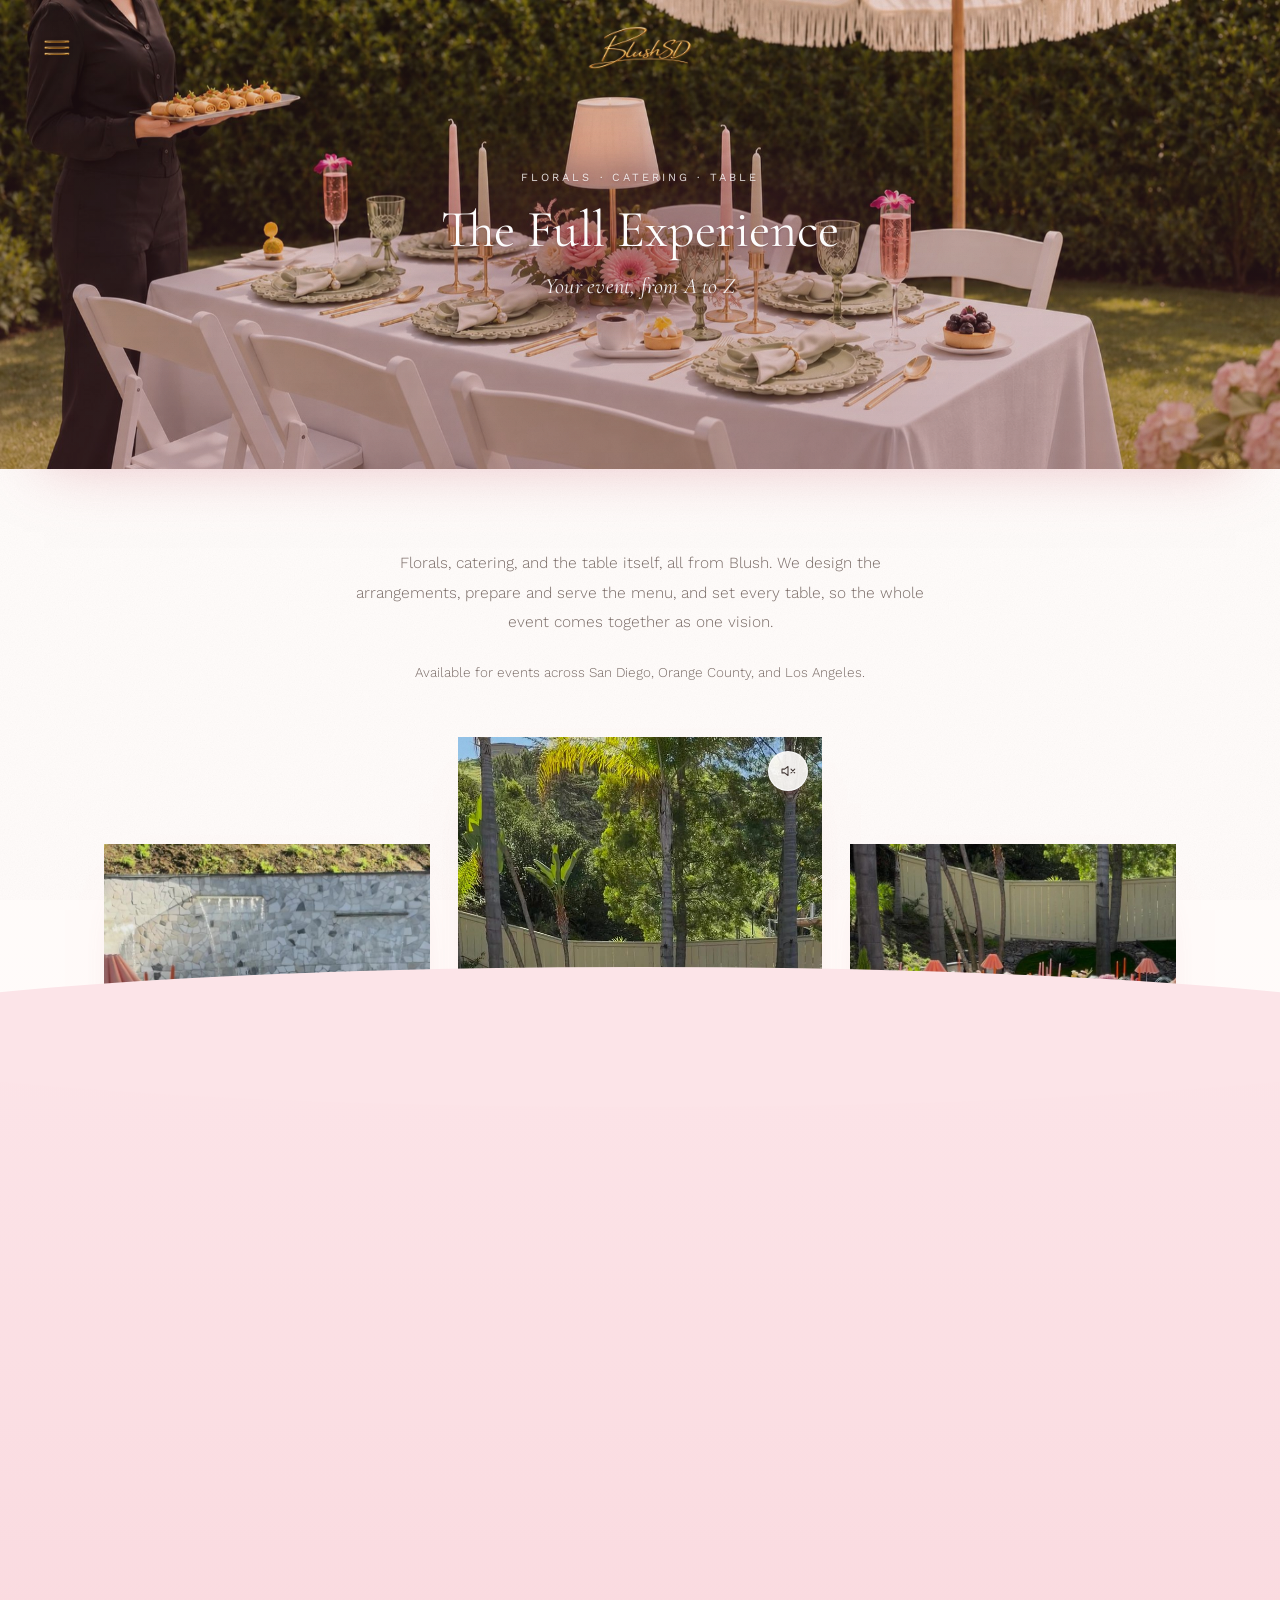
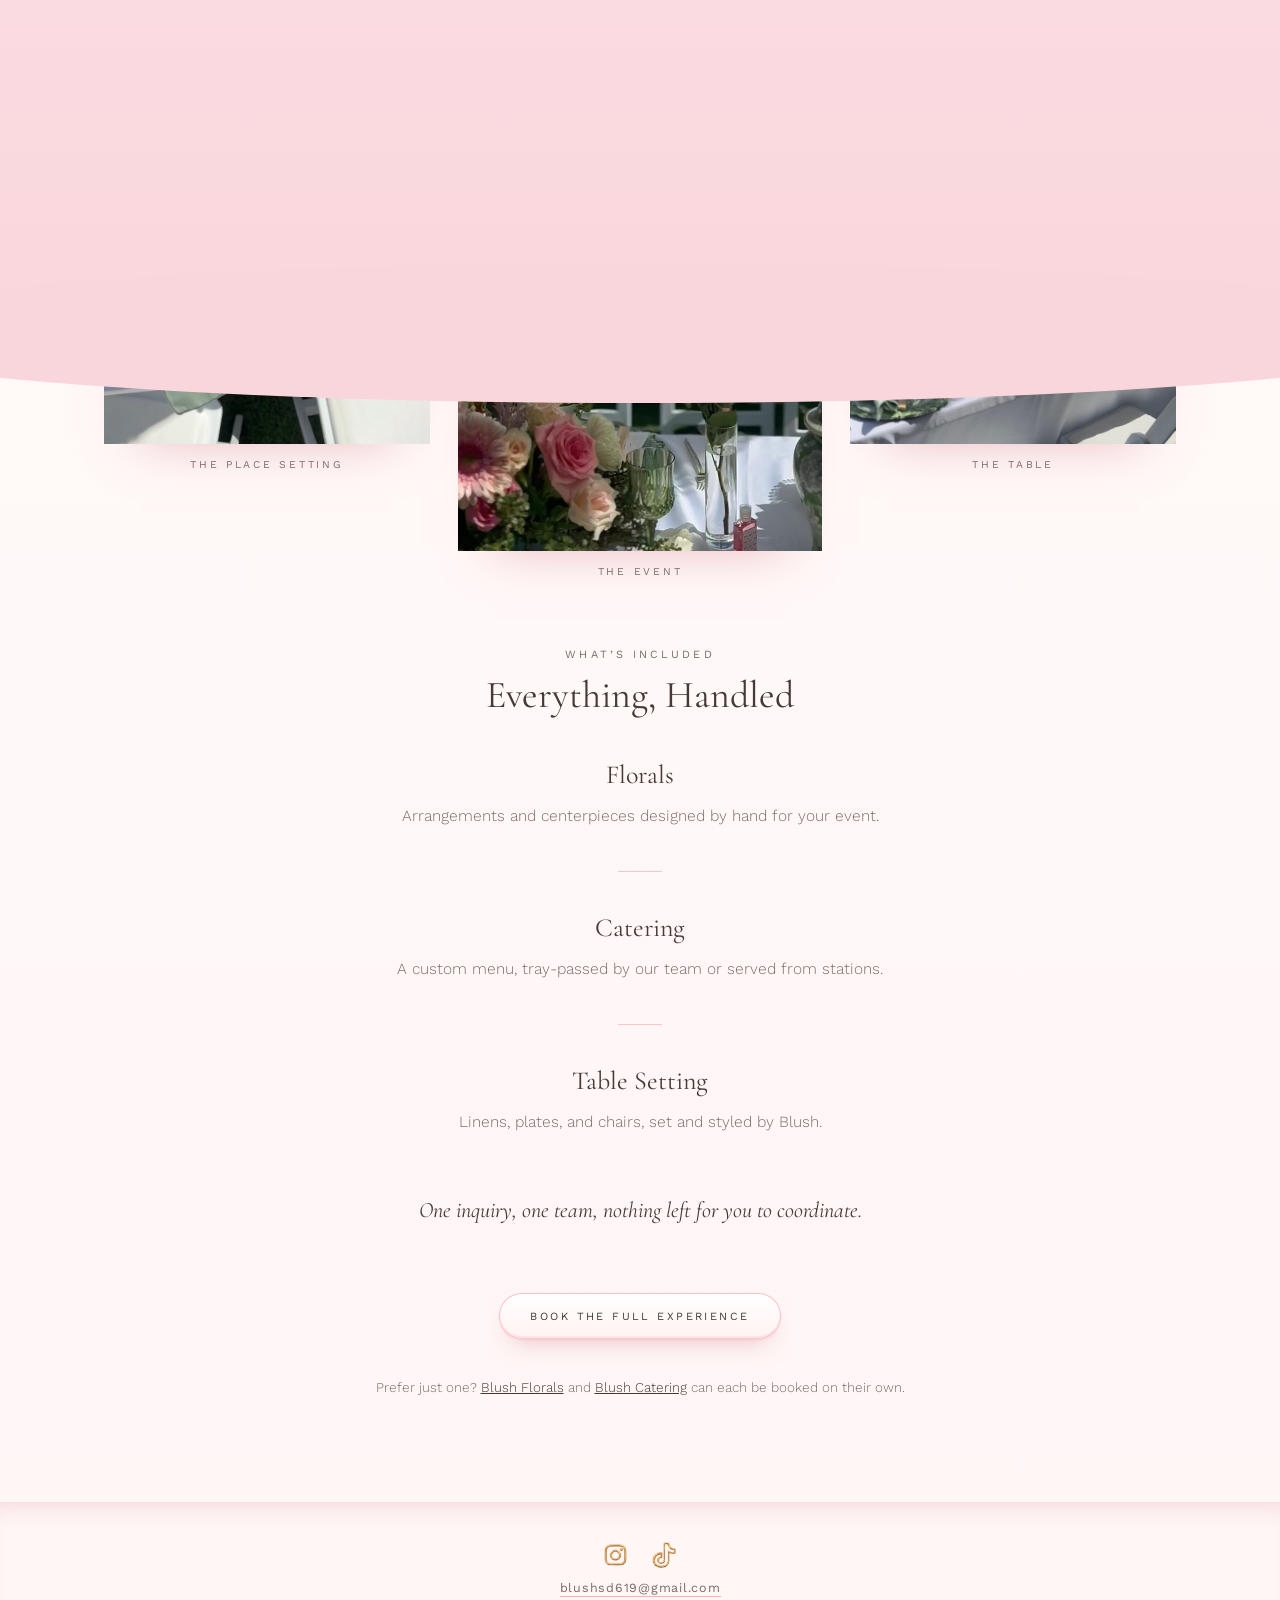
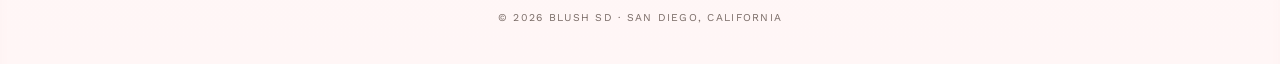
<file: full-experience.html>
<!DOCTYPE html>
<html lang="en">
<head>
<meta charset="UTF-8">
<meta name="viewport" content="width=device-width, initial-scale=1.0">
<title>The Full Experience | Blush SD</title>
<!-- Search & share preview tags -->
<meta name="description" content="Florals, catering, and the full table setting from one team. Blush SD designs the arrangements, serves the menu, and sets every table for events across San Diego, Orange County and Los Angeles.">
<link rel="canonical" href="https://blushsd.com/full-experience.html">
<meta property="og:type" content="website">
<meta property="og:site_name" content="Blush SD">
<meta property="og:title" content="The Full Experience | Blush SD">
<meta property="og:description" content="Florals, catering, and the full table setting from one team. Blush SD designs the arrangements, serves the menu, and sets every table for events across San Diego, Orange County and Los Angeles.">
<meta property="og:url" content="https://blushsd.com/full-experience.html">
<meta property="og:image" content="https://blushsd.com/assets/images/share-home.jpg">
<meta property="og:image:width" content="1200">
<meta property="og:image:height" content="630">
<meta property="og:locale" content="en_US">
<meta name="twitter:card" content="summary_large_image">
<meta name="twitter:title" content="The Full Experience | Blush SD">
<meta name="twitter:description" content="Florals, catering, and the full table setting from one team. Blush SD designs the arrangements, serves the menu, and sets every table for events across San Diego, Orange County and Los Angeles.">
<meta name="twitter:image" content="https://blushsd.com/assets/images/share-home.jpg">
<meta name="theme-color" content="#FFFDFB">
<link rel="preload" href="assets/fonts/cormorant-garamond-latin-400-normal.woff2" as="font" type="font/woff2" crossorigin>
<link rel="preload" href="assets/fonts/work-sans-latin-300-normal.woff2" as="font" type="font/woff2" crossorigin>
<link rel="preload" href="assets/fonts/work-sans-latin-400-normal.woff2" as="font" type="font/woff2" crossorigin>
<link rel="icon" href="assets/favicon/favicon.ico">
<link rel="icon" type="image/png" sizes="32x32" href="assets/favicon/favicon-32x32.png">
<link rel="icon" type="image/png" sizes="16x16" href="assets/favicon/favicon-16x16.png">
<link rel="apple-touch-icon" sizes="180x180" href="assets/favicon/apple-touch-icon.png">
<link rel="stylesheet" href="assets/css/styles.css?v=20261120k">
<script>try{if(sessionStorage.getItem("blushVeil"))document.documentElement.classList.add("veil-arriving")}catch(e){}</script>
<style>
  /* ---------- Full Experience video + flanking photos ---------- */
  .fx-media{
    max-width:1120px; margin:0 auto; padding:10px 24px 0;
    display:grid; grid-template-columns:1fr 1.12fr 1fr; gap:28px; align-items:center;
  }
  .fx-media figure{ margin:0; }
  .fx-media--next{ margin-top:80px; }
  .fx-media--garden .fx-side img{ object-position:50% 88%; }
  @media (max-width: 760px){ .fx-media--next{ margin-top:56px; } }
  .fx-frame{
    position:relative; overflow:hidden; background:#FBDCE2;
    box-shadow:0 30px 50px -36px rgba(var(--rose-shadow),.6);
  }
  .fx-main .fx-frame{ aspect-ratio:9 / 16; }
  .fx-side .fx-frame{ aspect-ratio:3 / 4; }
  .fx-frame img, .fx-frame video{ display:block; width:100%; height:100%; object-fit:cover; }
  .fx-media figcaption{
    margin-top:14px; text-align:center;
    font-size:10.5px; letter-spacing:0.26em; text-transform:uppercase;
    color:var(--ink-soft);
  }
  /* Minimal sound toggle (replaces the browser's dimming controls) */
  .fx-sound{
    position:absolute; right:14px; top:14px; z-index:2;
    width:40px; height:40px; border-radius:50%;
    border:1px solid rgba(255,255,255,.9); background:rgba(255,253,251,.92);
    color:var(--ink); display:flex; align-items:center; justify-content:center;
    cursor:pointer; padding:0;
    box-shadow:0 6px 18px -8px rgba(var(--rose-shadow),.7);
    transition:transform .3s ease;
  }
  .fx-sound:active{ transform:scale(.94); }
  .fx-sound svg{ width:18px; height:18px; }
  .fx-sound .on{ display:none; }
  .fx-sound[aria-pressed="true"] .on{ display:block; }
  .fx-sound[aria-pressed="true"] .off{ display:none; }
  @media (max-width: 760px){
    .fx-media{ padding:0 24px; grid-template-columns:1fr 1fr; gap:34px 14px; }
    .fx-media .fx-main{ grid-column:1 / -1; order:-1; }
    .fx-main .fx-frame{ aspect-ratio:2 / 3; }
    .fx-main video{ object-position:50% 72%; }
    .fx-main figcaption{ display:none; }
  }

  .fx-included{ padding-top:70px; padding-bottom:0; }
  .page-content p.fx-eyebrow{
    font-size:11px; font-weight:400; line-height:normal; letter-spacing:0.28em; text-transform:uppercase;
    color:var(--ink-soft); margin-bottom:12px;
  }
  .fx-heading{
    font-family:'Cormorant Garamond', serif; font-weight:400;
    font-size:38px; line-height:1.2; color:var(--ink); margin-bottom:8px;
  }
  .fx-item{ margin-top:40px; }
  .fx-item h3{
    font-family:'Cormorant Garamond', serif; font-weight:400;
    font-size:26px; color:var(--ink); margin-bottom:12px;
  }
  .fx-item p{ margin-bottom:0; }
  .fx-rule{
    display:block; width:44px; height:1px; margin:40px auto 0;
    background:var(--p5); opacity:.7;
  }
  .fx-close{
    margin-top:56px; font-family:'Cormorant Garamond', serif !important;
    font-style:italic; font-size:22px !important; line-height:1.5 !important;
    color:var(--ink) !important;
  }
  @media (max-width: 900px){
    .fx-heading{ font-size:30px; }
    .fx-item h3{ font-size:23px; }
  }
</style>
</head>
<body>
<div class="page-veil" aria-hidden="true"><img src="assets/images/logo-wordmark.png" alt=""></div>

<nav>
  <button class="nav-hamburger" aria-label="Open menu" aria-expanded="false">
    <img src="assets/images/menu-icon.png" alt="">
  </button>
  <a href="index.html" class="nav-mark"><img src="assets/images/logo-wordmark.png" alt="Blush SD"></a>
  <div class="nav-spacer"></div>
</nav>

<div class="nav-overlay" id="navOverlay">
  <button class="nav-overlay-close" aria-label="Close menu">&times;</button>
  <div class="nav-overlay-main">
    <a href="index.html">Home</a>
    <a href="about.html">About</a>
    <a href="florals.html">Florals</a>
    <a href="catering.html">Catering</a>
    <a href="full-experience.html">The Full Experience</a>
    <a href="moments.html">Moments</a>
    <a href="testimonials.html">Testimonials</a>
  </div>
  <span class="nav-overlay-rule" aria-hidden="true"></span>
  <p class="nav-overlay-label">Book</p>
  <div class="nav-overlay-book">
    <a href="florals-signup.html">Book Florals</a>
    <a href="catering-signup.html">Book Catering</a>
    <a href="catering-signup.html?package=full">Book The Full Experience</a>
  </div>
  <p class="nav-overlay-tagline">San Diego, California</p>
</div>

<section class="page-hero">
  <img fetchpriority="high" src="assets/images/full-experience-table.jpg" alt="Garden table set by Blush with linens, sage plates, gold flatware, candles and a pink floral centerpiece, as a server passes a tray of bites">
  <div class="page-hero-veil"></div>
  <div class="page-hero-caption">
    <p class="page-hero-eyebrow">Florals &middot; Catering &middot; Table</p>
    <h1 class="page-hero-title">The Full Experience</h1>
    <p class="page-hero-sub">Your event, from A to Z</p>
  </div>
</section>

<section class="page-content" style="padding-bottom:20px;">
  <p>Florals, catering, and the table itself, all from Blush. We design the arrangements, prepare and serve the menu, and set every table, so the whole event comes together as one vision.</p>
  <p style="font-size:13.5px;">Available for events across San Diego, Orange County, and Los Angeles.</p>
</section>

<div class="fx-media fx-media--garden">
  <figure class="fx-side">
    <div class="fx-frame"><img src="assets/images/fx-garden-table.jpg" alt="Long garden table by a stone waterfall wall: clear chairs, peach lamps and candles, rust napkins and a coral rose centerpiece" loading="lazy"></div>
    <figcaption>The Long Table</figcaption>
  </figure>
  <figure class="fx-main">
    <div class="fx-frame">
      <video src="assets/videos/fx-garden.mp4" poster="assets/videos/fx-garden.jpg"
             muted loop playsinline autoplay preload="auto"
             aria-label="A garden event by Blush: long tables with peach lamps and roses under the palms, and a server carrying a fairy-garden tray"></video>
      <button class="fx-sound" type="button" aria-pressed="false" aria-label="Turn sound on">
        <svg class="off" viewBox="0 0 24 24" fill="none" stroke="currentColor" stroke-width="1.4" stroke-linecap="round" stroke-linejoin="round"><path d="M4 9.5h3.5L12 6v12l-4.5-3.5H4z"/><path d="M16 9.5l5 5M21 9.5l-5 5"/></svg>
        <svg class="on" viewBox="0 0 24 24" fill="none" stroke="currentColor" stroke-width="1.4" stroke-linecap="round" stroke-linejoin="round"><path d="M4 9.5h3.5L12 6v12l-4.5-3.5H4z"/><path d="M15.5 9a4 4 0 0 1 0 6M18 6.5a7.5 7.5 0 0 1 0 11"/></svg>
      </button>
    </div>
    <figcaption>The Garden</figcaption>
  </figure>
  <figure class="fx-side">
    <div class="fx-frame"><img src="assets/images/fx-garden-centerpiece.jpg" alt="Yellow rose centerpiece under a pleated peach lamp, with pink glassware and candlesticks, at a palm-lined garden event" loading="lazy"></div>
    <figcaption>The Centerpiece</figcaption>
  </figure>
</div>

<div class="fx-media fx-media--next">
  <figure class="fx-side">
    <div class="fx-frame"><img src="assets/images/fx-place-setting.jpg" alt="Place setting from above: sage scalloped charger, satin napkin with pearl ring, gold flatware, a wooden fan and menu beside pink roses and a white mum" loading="lazy"></div>
    <figcaption>The Place Setting</figcaption>
  </figure>
  <figure class="fx-main">
    <div class="fx-frame">
      <video src="assets/videos/moment-02.mp4" poster="assets/videos/moment-02.jpg"
             muted loop playsinline autoplay preload="auto"
             aria-label="A rooftop event styled by Blush: white umbrellas, long tables with pink rose centerpieces, sage place settings and gold flatware"></video>
      <button class="fx-sound" type="button" aria-pressed="false" aria-label="Turn sound on">
        <svg class="off" viewBox="0 0 24 24" fill="none" stroke="currentColor" stroke-width="1.4" stroke-linecap="round" stroke-linejoin="round"><path d="M4 9.5h3.5L12 6v12l-4.5-3.5H4z"/><path d="M16 9.5l5 5M21 9.5l-5 5"/></svg>
        <svg class="on" viewBox="0 0 24 24" fill="none" stroke="currentColor" stroke-width="1.4" stroke-linecap="round" stroke-linejoin="round"><path d="M4 9.5h3.5L12 6v12l-4.5-3.5H4z"/><path d="M15.5 9a4 4 0 0 1 0 6M18 6.5a7.5 7.5 0 0 1 0 11"/></svg>
      </button>
    </div>
    <figcaption>The Event</figcaption>
  </figure>
  <figure class="fx-side">
    <div class="fx-frame"><img src="assets/images/fx-umbrella-table.jpg" alt="Long table under fringed white umbrellas with a pink rose centerpiece, a small lamp, sage glassware and a green ginger jar" loading="lazy"></div>
    <figcaption>The Table</figcaption>
  </figure>
</div>

<section class="page-content fx-included" aria-labelledby="fxHeading">
  <p class="fx-eyebrow">What&rsquo;s Included</p>
  <h2 class="fx-heading" id="fxHeading">Everything, Handled</h2>

  <div class="fx-item">
    <h3>Florals</h3>
    <p>Arrangements and centerpieces designed by hand for your event.</p>
  </div>
  <div><span class="fx-rule" aria-hidden="true"></span></div>
  <div class="fx-item">
    <h3>Catering</h3>
    <p>A custom menu, tray-passed by our team or served from stations.</p>
  </div>
  <div><span class="fx-rule" aria-hidden="true"></span></div>
  <div class="fx-item">
    <h3>Table Setting</h3>
    <p>Linens, plates, and chairs, set and styled by Blush.</p>
  </div>

  <p class="fx-close">One inquiry, one team, nothing left for you to coordinate.</p>
</section>

<section class="page-content" style="padding-top:10px;">
  <div>
    <a href="catering-signup.html?package=full" class="page-back-link">Book The Full Experience</a>
  </div>
  <p style="margin-top:36px; font-size:13.5px;">Prefer just one? <a href="florals.html" style="color:var(--ink); text-decoration:underline;">Blush Florals</a> and <a href="catering.html" style="color:var(--ink); text-decoration:underline;">Blush Catering</a> can each be booked on their own.</p>
</section>

<footer>
  <div class="footer-social">
    <a href="https://www.instagram.com/blush.sd/" target="_blank" rel="noopener">
      <img src="assets/images/instagram-icon.png" alt="Blush SD on Instagram">
    </a>
    <a href="https://www.tiktok.com/@noorkhaiat" target="_blank" rel="noopener">
      <img src="assets/images/tiktok-icon.png" alt="Blush SD on TikTok">
    </a>
  </div>
  <div class="footer-contact">
    <a href="mailto:blushsd619@gmail.com">blushsd619@gmail.com</a>
  </div>
  <p>&copy; 2026 Blush SD &middot; San Diego, California</p>
</footer>

<script src="assets/js/analytics.js?v=20261120b"></script>
<script src="assets/js/nav.js"></script>
<script src="assets/js/transitions.js"></script>
<script src="assets/js/depth.js"></script>
<script>
  (function () {
    var mains = Array.prototype.slice.call(document.querySelectorAll('.fx-main'));
    function play(v){ var p = v.play(); if (p && p.catch) p.catch(function () {}); }
    function setSound(m, on){
      var v = m.querySelector('video'), b = m.querySelector('.fx-sound');
      v.muted = !on; b.setAttribute('aria-pressed', String(on));
      b.setAttribute('aria-label', on ? 'Turn sound off' : 'Turn sound on');
    }
    mains.forEach(function (m) {
      var v = m.querySelector('video'), b = m.querySelector('.fx-sound');
      if (!v || !b) return;
      function toggle(){
        var on = v.muted;
        mains.forEach(function (o) { if (o !== m) setSound(o, false); });
        setSound(m, on); play(v);
      }
      b.addEventListener('click', function (e) { e.stopPropagation(); toggle(); });
      v.addEventListener('click', toggle);
      if ('IntersectionObserver' in window) {
        new IntersectionObserver(function (entries) {
          entries.forEach(function (e) { if (e.isIntersecting) play(v); else if (!v.paused) v.pause(); });
        }, { threshold: 0.4 }).observe(v);
      } else { play(v); }
    });
  })();
</script>
</body>
</html>
</file>
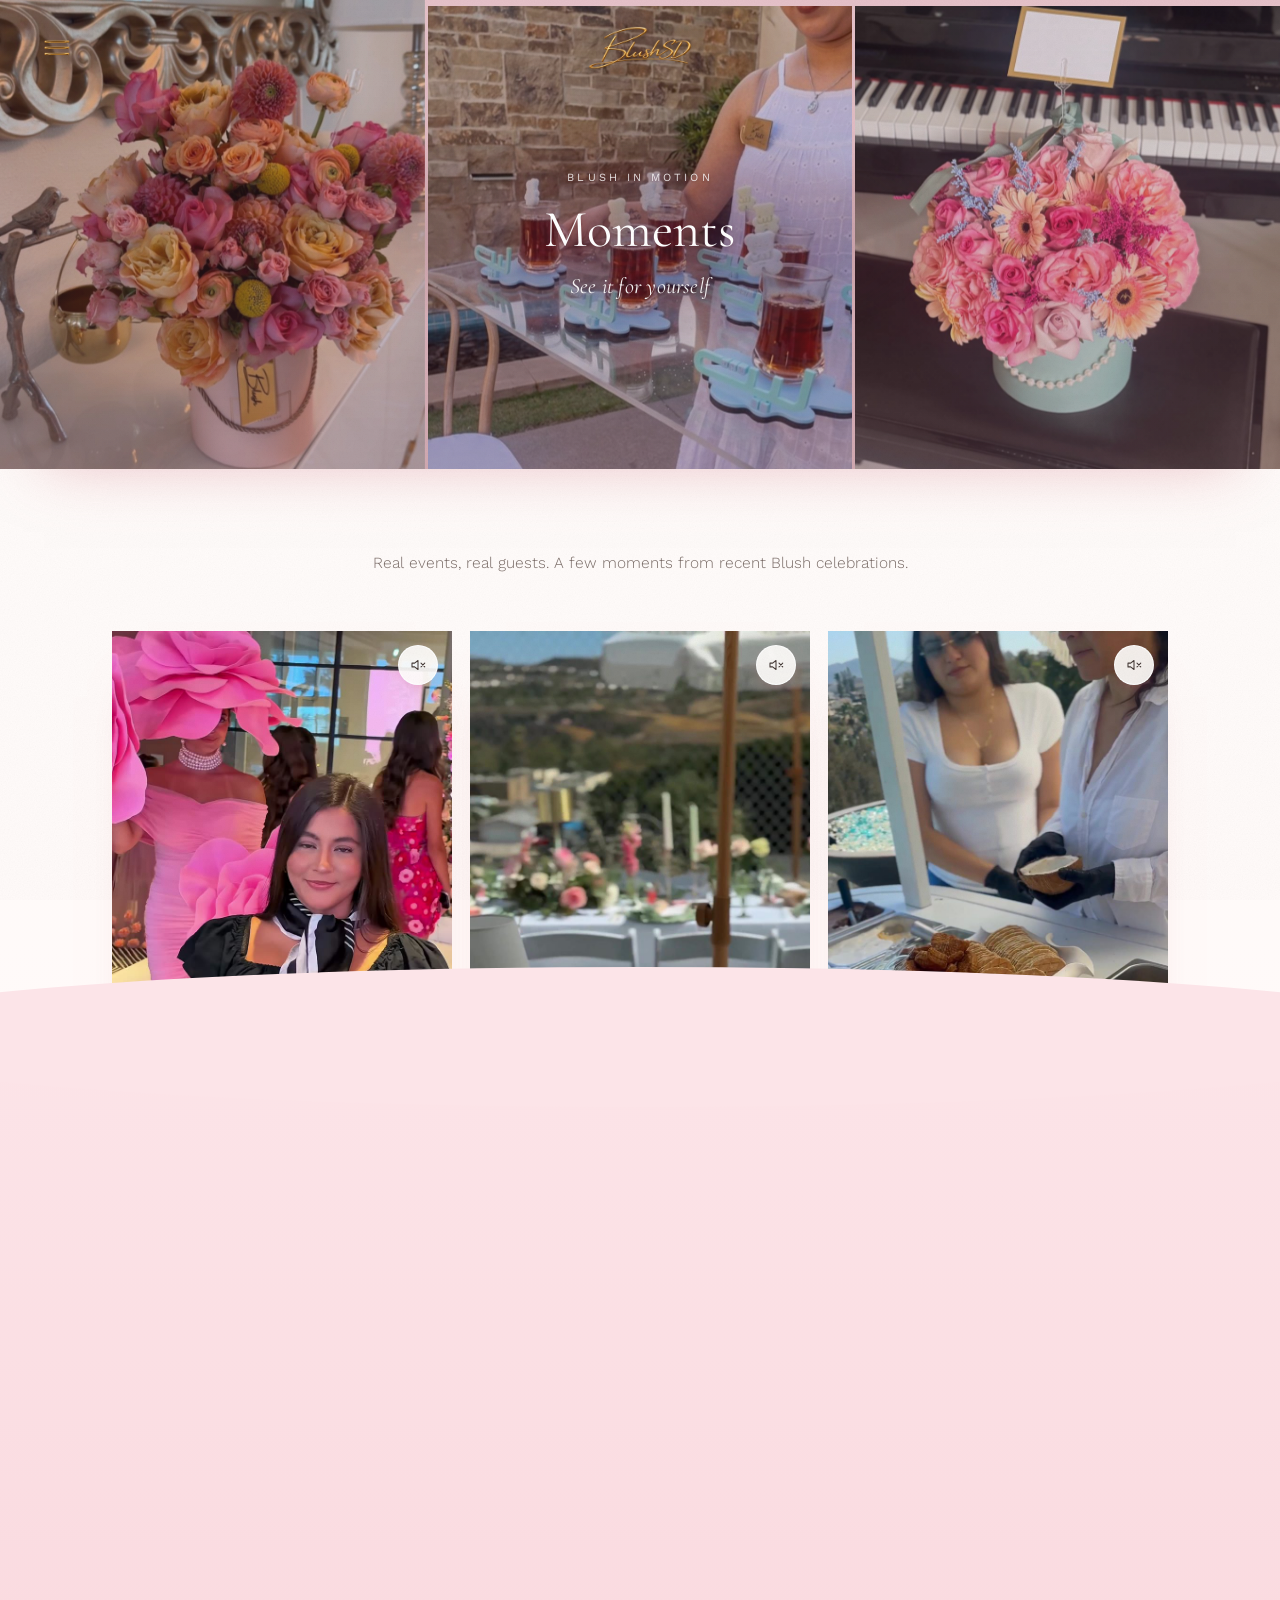
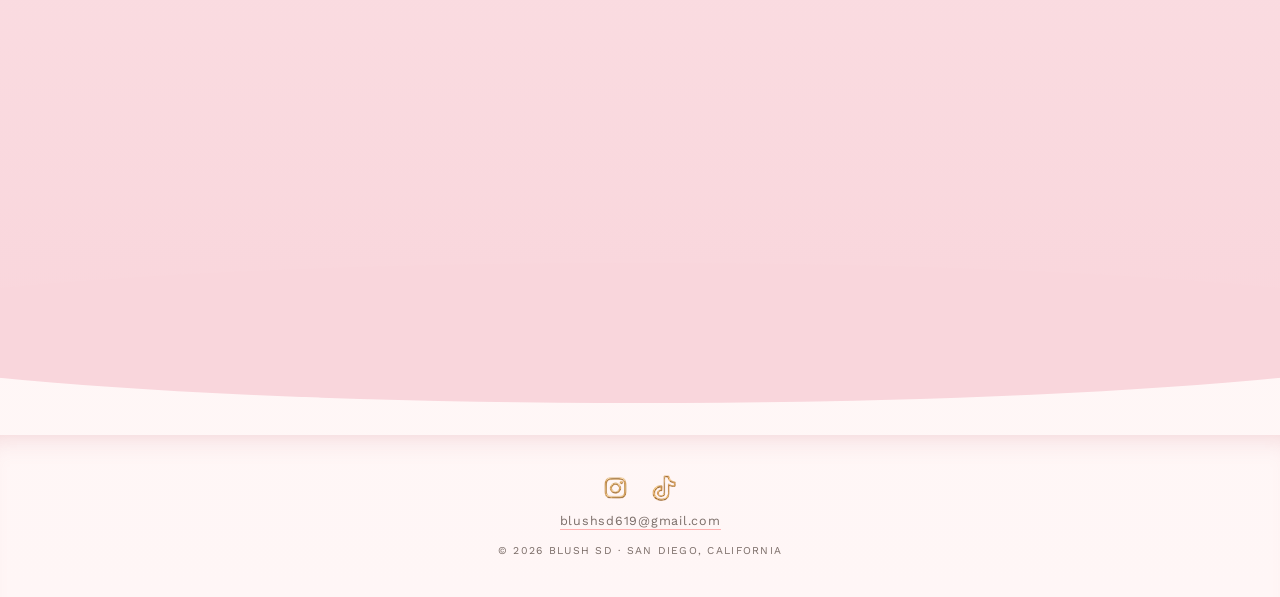
<file: moments.html>
<!DOCTYPE html>
<html lang="en">
<head>
<meta charset="UTF-8">
<meta name="viewport" content="width=device-width, initial-scale=1.0">
<title>Moments | Blush SD</title>
<!-- Search & share preview tags -->
<meta name="description" content="Moments from real Blush SD events: florals, catering and tray-passed service across San Diego, Orange County and Los Angeles.">
<link rel="canonical" href="https://blushsd.com/moments.html">
<meta property="og:type" content="website">
<meta property="og:site_name" content="Blush SD">
<meta property="og:title" content="Moments | Blush SD">
<meta property="og:description" content="Moments from real Blush SD events: florals, catering and tray-passed service across San Diego, Orange County and Los Angeles.">
<meta property="og:url" content="https://blushsd.com/moments.html">
<meta property="og:image" content="https://blushsd.com/assets/images/share-home.jpg">
<meta property="og:image:width" content="1200">
<meta property="og:image:height" content="630">
<meta property="og:locale" content="en_US">
<meta name="twitter:card" content="summary_large_image">
<meta name="twitter:title" content="Moments | Blush SD">
<meta name="twitter:description" content="Moments from real Blush SD events: florals, catering and tray-passed service across San Diego, Orange County and Los Angeles.">
<meta name="twitter:image" content="https://blushsd.com/assets/images/share-home.jpg">
<meta name="theme-color" content="#FFFDFB">
<link rel="preload" href="assets/fonts/cormorant-garamond-latin-400-normal.woff2" as="font" type="font/woff2" crossorigin>
<link rel="preload" href="assets/fonts/work-sans-latin-300-normal.woff2" as="font" type="font/woff2" crossorigin>
<link rel="preload" href="assets/fonts/work-sans-latin-400-normal.woff2" as="font" type="font/woff2" crossorigin>
<link rel="icon" href="assets/favicon/favicon.ico">
<link rel="icon" type="image/png" sizes="32x32" href="assets/favicon/favicon-32x32.png">
<link rel="icon" type="image/png" sizes="16x16" href="assets/favicon/favicon-16x16.png">
<link rel="apple-touch-icon" sizes="180x180" href="assets/favicon/apple-touch-icon.png">
<link rel="stylesheet" href="assets/css/styles.css?v=20261120k">
<script>try{if(sessionStorage.getItem("blushVeil"))document.documentElement.classList.add("veil-arriving")}catch(e){}</script>
<style>
  .moments-grid{
    max-width:1120px; margin:0 auto; padding:0 24px 30px;
    display:flex; flex-wrap:wrap; gap:18px; justify-content:center;
  }
  .moments-grid > .moment{ flex:0 1 calc((100% - 36px) / 3); max-width:340px; }
  @media (max-width: 1100px){ .moments-grid > .moment{ flex-basis:calc((100% - 18px) / 2); } }
  .moment{
    position:relative; aspect-ratio:9 / 16; overflow:hidden;
    background:#FBDCE2;
    box-shadow:0 30px 50px -36px rgba(var(--rose-shadow),.6);
  }
  .moment video{ display:block; width:100%; height:100%; object-fit:cover; }
  .moment-sound{
    position:absolute; right:14px; top:14px; z-index:2;
    width:40px; height:40px; border-radius:50%;
    border:1px solid rgba(255,255,255,.9); background:rgba(255,253,251,.92);
    color:var(--ink); display:flex; align-items:center; justify-content:center;
    cursor:pointer; padding:0;
    box-shadow:0 6px 18px -8px rgba(var(--rose-shadow),.7);
    transition:transform .3s ease;
  }
  .moment-sound:active{ transform:scale(.94); }
  .moment-sound svg{ width:18px; height:18px; }
  .moment-sound .on{ display:none; }
  .moment-sound[aria-pressed="true"] .on{ display:block; }
  .moment-sound[aria-pressed="true"] .off{ display:none; }
  .moment video{ cursor:pointer; }
  .moments-book-links{ display:flex; gap:16px; justify-content:center; flex-wrap:wrap; }
  .moments-book-links .page-back-link{ margin-top:0; }
  .moments-book{ max-width:900px; }
  @media (max-width: 900px){
    .moments-grid{ padding:0 16px 20px; }
    .moments-grid > .moment{ flex-basis:100%; max-width:420px; }
  }
</style>
</head>
<body>
<div class="page-veil" aria-hidden="true"><img src="assets/images/logo-wordmark.png" alt=""></div>

<nav>
  <button class="nav-hamburger" aria-label="Open menu" aria-expanded="false">
    <img src="assets/images/menu-icon.png" alt="">
  </button>
  <a href="index.html" class="nav-mark"><img src="assets/images/logo-wordmark.png" alt="Blush SD"></a>
  <div class="nav-spacer"></div>
</nav>

<div class="nav-overlay" id="navOverlay">
  <button class="nav-overlay-close" aria-label="Close menu">&times;</button>
  <div class="nav-overlay-main">
    <a href="index.html">Home</a>
    <a href="about.html">About</a>
    <a href="florals.html">Florals</a>
    <a href="catering.html">Catering</a>
    <a href="full-experience.html">The Full Experience</a>
    <a href="moments.html">Moments</a>
    <a href="testimonials.html">Testimonials</a>
  </div>
  <span class="nav-overlay-rule" aria-hidden="true"></span>
  <p class="nav-overlay-label">Book</p>
  <div class="nav-overlay-book">
    <a href="florals-signup.html">Book Florals</a>
    <a href="catering-signup.html">Book Catering</a>
    <a href="catering-signup.html?package=full">Book The Full Experience</a>
  </div>
  <p class="nav-overlay-tagline">San Diego, California</p>
</div>

<section class="page-hero page-hero--trio">
  <div class="page-hero-panels">
    <div><picture><source media="(max-width: 900px)" srcset="assets/images/moments-hero-mobile.jpg"><img fetchpriority="high" src="assets/images/testimonials/tm-03.jpg" alt="Garden-rose arrangement on a table at a Blush event"></picture></div>
    <div><img src="assets/images/testimonials/tm-04.jpg" alt="Tea in tulip glasses on custom pastel coasters, served by a Blush team member"></div>
    <div><img src="assets/images/testimonials/tm-02.jpg" alt="Pink floral arrangement at a Blush event"></div>
  </div>
  <div class="page-hero-veil"></div>
  <div class="page-hero-caption">
    <p class="page-hero-eyebrow">Blush in Motion</p>
    <h1 class="page-hero-title">Moments</h1>
    <p class="page-hero-sub">See it for yourself</p>
  </div>
</section>

<section class="page-content" style="padding-bottom:30px;">
  <p>Real events, real guests. A few moments from recent Blush celebrations.</p>
</section>

<section class="moments-grid" aria-label="Event videos">
  <div class="moment">
    <video src="assets/videos/moment-01.mp4" poster="assets/videos/moment-01.jpg"
           muted loop playsinline autoplay preload="auto"
           aria-label="A Blush server carrying a tray of pretty little bites through an event"></video>
    <button class="moment-sound" type="button" aria-pressed="false" aria-label="Turn sound on">
      <svg class="off" viewBox="0 0 24 24" fill="none" stroke="currentColor" stroke-width="1.4" stroke-linecap="round" stroke-linejoin="round"><path d="M4 9.5h3.5L12 6v12l-4.5-3.5H4z"/><path d="M16 9.5l5 5M21 9.5l-5 5"/></svg>
      <svg class="on" viewBox="0 0 24 24" fill="none" stroke="currentColor" stroke-width="1.4" stroke-linecap="round" stroke-linejoin="round"><path d="M4 9.5h3.5L12 6v12l-4.5-3.5H4z"/><path d="M15.5 9a4 4 0 0 1 0 6M18 6.5a7.5 7.5 0 0 1 0 11"/></svg>
    </button>
  </div>
  <div class="moment">
    <video src="assets/videos/moment-02.mp4" poster="assets/videos/moment-02.jpg"
           muted loop playsinline autoplay preload="auto"
           aria-label="A rooftop event styled by Blush: white umbrellas, long tables with pink rose centerpieces, sage place settings and gold flatware"></video>
    <button class="moment-sound" type="button" aria-pressed="false" aria-label="Turn sound on">
      <svg class="off" viewBox="0 0 24 24" fill="none" stroke="currentColor" stroke-width="1.4" stroke-linecap="round" stroke-linejoin="round"><path d="M4 9.5h3.5L12 6v12l-4.5-3.5H4z"/><path d="M16 9.5l5 5M21 9.5l-5 5"/></svg>
      <svg class="on" viewBox="0 0 24 24" fill="none" stroke="currentColor" stroke-width="1.4" stroke-linecap="round" stroke-linejoin="round"><path d="M4 9.5h3.5L12 6v12l-4.5-3.5H4z"/><path d="M15.5 9a4 4 0 0 1 0 6M18 6.5a7.5 7.5 0 0 1 0 11"/></svg>
    </button>
  </div>
  <div class="moment">
    <video src="assets/videos/moment-03.mp4" poster="assets/videos/moment-03.jpg"
           muted loop playsinline autoplay preload="auto"
           aria-label="The Blush coconut dessert station: fresh coconut bowls topped and served from a white seashell cart overlooking the hills"></video>
    <button class="moment-sound" type="button" aria-pressed="false" aria-label="Turn sound on">
      <svg class="off" viewBox="0 0 24 24" fill="none" stroke="currentColor" stroke-width="1.4" stroke-linecap="round" stroke-linejoin="round"><path d="M4 9.5h3.5L12 6v12l-4.5-3.5H4z"/><path d="M16 9.5l5 5M21 9.5l-5 5"/></svg>
      <svg class="on" viewBox="0 0 24 24" fill="none" stroke="currentColor" stroke-width="1.4" stroke-linecap="round" stroke-linejoin="round"><path d="M4 9.5h3.5L12 6v12l-4.5-3.5H4z"/><path d="M15.5 9a4 4 0 0 1 0 6M18 6.5a7.5 7.5 0 0 1 0 11"/></svg>
    </button>
  </div>
  <div class="moment">
    <video src="assets/videos/fx-garden.mp4" poster="assets/videos/fx-garden.jpg"
           muted loop playsinline autoplay preload="auto"
           aria-label="A garden event by Blush: long tables with peach lamps and roses under the palms, and a server carrying a fairy-garden tray"></video>
    <button class="moment-sound" type="button" aria-pressed="false" aria-label="Turn sound on">
      <svg class="off" viewBox="0 0 24 24" fill="none" stroke="currentColor" stroke-width="1.4" stroke-linecap="round" stroke-linejoin="round"><path d="M4 9.5h3.5L12 6v12l-4.5-3.5H4z"/><path d="M16 9.5l5 5M21 9.5l-5 5"/></svg>
      <svg class="on" viewBox="0 0 24 24" fill="none" stroke="currentColor" stroke-width="1.4" stroke-linecap="round" stroke-linejoin="round"><path d="M4 9.5h3.5L12 6v12l-4.5-3.5H4z"/><path d="M15.5 9a4 4 0 0 1 0 6M18 6.5a7.5 7.5 0 0 1 0 11"/></svg>
    </button>
  </div>
  <div class="moment">
    <video src="assets/videos/moment-05.mp4" poster="assets/videos/moment-05.jpg"
           muted loop playsinline autoplay preload="auto"
           aria-label="Sweet Creamy Caviar: a Blush tin of vanilla cream and chocolate pearls, then a server carrying a tray of tins through an evening garden event"></video>
  </div>
</section>

<section class="page-content moments-book" style="padding-top:0;">
  <div class="moments-book-links">
    <a href="florals-signup.html" class="page-back-link">Book Florals</a>
    <a href="catering-signup.html" class="page-back-link">Book Catering</a>
    <a href="catering-signup.html?package=full" class="page-back-link">Book The Full Experience</a>
  </div>
</section>

<footer>
  <div class="footer-social">
    <a href="https://www.instagram.com/blush.sd/" target="_blank" rel="noopener">
      <img src="assets/images/instagram-icon.png" alt="Blush SD on Instagram">
    </a>
    <a href="https://www.tiktok.com/@noorkhaiat" target="_blank" rel="noopener">
      <img src="assets/images/tiktok-icon.png" alt="Blush SD on TikTok">
    </a>
  </div>
  <div class="footer-contact">
    <a href="mailto:blushsd619@gmail.com">blushsd619@gmail.com</a>
  </div>
  <p>&copy; 2026 Blush SD &middot; San Diego, California</p>
</footer>

<script src="assets/js/analytics.js?v=20261120b"></script>
<script src="assets/js/nav.js"></script>
<script src="assets/js/transitions.js"></script>
<script src="assets/js/depth.js"></script>
<script>
  (function () {
    var cards = document.querySelectorAll('.moment');
    var vids = [];
    function play(v){ var p = v.play(); if (p && p.catch) p.catch(function () {}); }
    function setSound(v, btn, on){
      v.muted = !on;
      btn.setAttribute('aria-pressed', String(on));
      btn.setAttribute('aria-label', on ? 'Turn sound off' : 'Turn sound on');
    }
    cards.forEach(function (card) {
      var v = card.querySelector('video'), btn = card.querySelector('.moment-sound');
      if (!v) return;
      vids.push(v);
      if (!btn) return;
      function toggle(){
        var on = v.muted;
        // only one video plays sound at a time
        cards.forEach(function (c) {
          var ov = c.querySelector('video'), ob = c.querySelector('.moment-sound');
          if (ov && ob && ov !== v) setSound(ov, ob, false);
        });
        setSound(v, btn, on); play(v);
      }
      btn.addEventListener('click', function (e) { e.stopPropagation(); toggle(); });
      v.addEventListener('click', toggle);
    });
    if (!('IntersectionObserver' in window)) { vids.forEach(play); return; }
    var io = new IntersectionObserver(function (entries) {
      entries.forEach(function (e) {
        var v = e.target;
        if (e.isIntersecting) play(v); else if (!v.paused) v.pause();
      });
    }, { threshold: 0.4 });
    vids.forEach(function (v) { io.observe(v); });
  })();
</script>
</body>
</html>
</file>
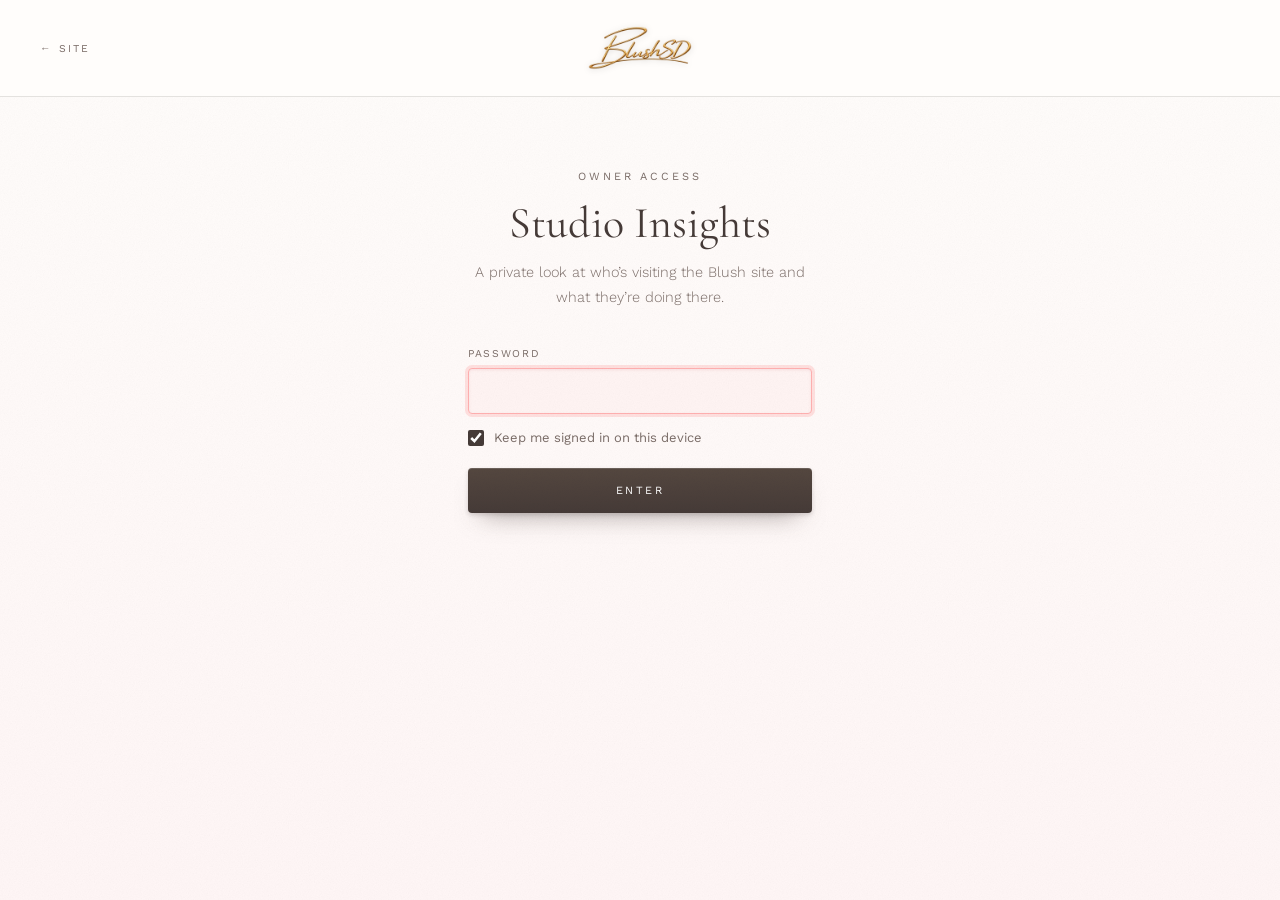
<file: owner.html>
<!DOCTYPE html>
<html lang="en">
<head>
<meta charset="UTF-8">
<meta name="viewport" content="width=device-width, initial-scale=1.0">
<meta name="robots" content="noindex, nofollow">
<title>Studio Insights | Blush SD</title>
<link rel="preload" href="assets/fonts/cormorant-garamond-latin-400-normal.woff2" as="font" type="font/woff2" crossorigin>
<link rel="preload" href="assets/fonts/work-sans-latin-300-normal.woff2" as="font" type="font/woff2" crossorigin>
<link rel="preload" href="assets/fonts/work-sans-latin-400-normal.woff2" as="font" type="font/woff2" crossorigin>
<link rel="icon" href="assets/favicon/favicon.ico">
<link rel="icon" type="image/png" sizes="32x32" href="assets/favicon/favicon-32x32.png">
<link rel="icon" type="image/png" sizes="16x16" href="assets/favicon/favicon-16x16.png">
<link rel="apple-touch-icon" sizes="180x180" href="assets/favicon/apple-touch-icon.png">
<meta name="apple-mobile-web-app-title" content="Blush Insights">
<link rel="stylesheet" href="assets/css/styles.css?v=20261120k">
<style>
  /* Owner dashboard — uses the site's tokens from styles.css */
  :root{
    --data:#C7757B;              /* chart mark color (3:1+ on cream) */
    --data-wash:rgba(199,117,123,0.10);
    --track:#F6E9E8;
    --bubble:#FFFFFF;
    --radius:28px;
  }
  body.owner{min-height:100vh;}
  body.owner nav{background:rgba(255,253,251,0.94); -webkit-backdrop-filter:blur(6px); backdrop-filter:blur(6px); border-bottom:1px solid var(--hairline);}
  .od-navlink{
    justify-self:end;
    background:none; border:none; cursor:pointer;
    font-family:'Work Sans', sans-serif;
    font-size:10.5px; letter-spacing:0.2em; text-transform:uppercase;
    color:var(--ink-soft); text-decoration:none; padding:6px 0;
  }
  .od-navlink:hover{color:var(--ink);}
  .od-navlink[hidden]{display:none;}
  .od-navleft{justify-self:start;}

  .od-wrap{max-width:1120px; margin:0 auto; padding:132px 32px 40px;}
  .od-eyebrow{font-size:11px; letter-spacing:0.26em; text-transform:uppercase; color:var(--ink-soft);}
  .od-title{font-family:'Cormorant Garamond', serif; font-weight:400; font-size:44px; line-height:1.1; color:var(--ink);}
  .od-sub{font-weight:300; font-size:14.5px; line-height:1.7; color:var(--ink-soft);}

  /* ---------- Login ---------- */
  .od-login{max-width:400px; margin:0 auto; padding:170px 28px 120px; text-align:center;}
  .od-login .od-title{margin:16px 0 14px;}
  .od-login .od-sub{margin-bottom:36px;}
  .od-login form{text-align:left;}
  .od-check{display:flex; align-items:center; gap:10px; font-size:13px; color:var(--ink-soft); margin:-4px 0 22px; cursor:pointer;}
  .od-check input{width:16px; height:16px; accent-color:var(--ink);}
  .od-error{min-height:20px; margin-top:16px; text-align:center; font-size:13px; color:var(--ink);}
  .form-submit[disabled]{opacity:0.55; cursor:default;}

  /* ---------- Dashboard header ---------- */
  .od-head{display:flex; flex-wrap:wrap; align-items:flex-end; justify-content:space-between; gap:22px 32px; margin-bottom:34px;}
  .od-head .od-title{margin:12px 0 8px;}
  .od-controls{display:flex; flex-wrap:wrap; align-items:center; gap:14px;}
  .od-range{display:inline-flex; background:var(--p1); border:1px solid var(--hairline); border-radius:999px; padding:4px;}
  .od-range button{
    font-family:'Work Sans', sans-serif; font-size:11px; letter-spacing:0.14em; text-transform:uppercase;
    color:var(--ink-soft); background:none; border:none; border-radius:999px; padding:10px 16px; cursor:pointer;
    transition:background 0.25s ease, color 0.25s ease;
  }
  .od-range button[aria-pressed="true"]{background:var(--bubble); color:var(--ink); box-shadow:0 1px 4px rgba(69,58,55,0.10);}
  .od-live{
    display:inline-flex; align-items:center; gap:9px;
    font-size:12.5px; color:var(--ink); background:var(--bubble);
    border:1px solid var(--hairline); border-radius:999px; padding:9px 16px;
  }
  .od-live-dot{width:8px; height:8px; border-radius:50%; background:var(--data); box-shadow:0 0 0 0 rgba(199,117,123,0.5); animation:od-pulse 2.4s infinite;}
  .od-live.is-zero .od-live-dot{background:var(--ink-soft); animation:none; opacity:0.5;}
  @keyframes od-pulse{0%{box-shadow:0 0 0 0 rgba(199,117,123,0.45);}70%{box-shadow:0 0 0 9px rgba(199,117,123,0);}100%{box-shadow:0 0 0 0 rgba(199,117,123,0);}}

  /* ---------- Bubbles ---------- */
  .od-kpis{display:grid; grid-template-columns:repeat(4, 1fr); gap:18px; margin-bottom:18px;}
  .od-card{
    background:var(--bubble);
    border:1px solid var(--hairline);
    border-radius:var(--radius);
    padding:26px 28px;
    box-shadow:0 10px 30px -18px rgba(69,58,55,0.18);
  }
  .od-kpi{background:linear-gradient(180deg, #FFFFFF 0%, var(--p1) 160%);}
  .od-kpi-label{font-size:10.5px; letter-spacing:0.18em; text-transform:uppercase; color:var(--ink-soft);}
  .od-kpi-num{font-family:'Cormorant Garamond', serif; font-weight:400; font-size:50px; line-height:1; margin:16px 0 12px; color:var(--ink); font-variant-numeric:lining-nums tabular-nums;}
  .od-delta{font-size:12.5px; color:var(--ink-soft); line-height:1.4;}
  .od-delta b{font-weight:500; color:var(--ink);}

  .od-grid{display:grid; grid-template-columns:repeat(2, 1fr); gap:18px; margin-bottom:18px;}
  .od-card h2{font-family:'Cormorant Garamond', serif; font-weight:400; font-size:26px; line-height:1.15; color:var(--ink);}
  .od-card-sub{font-size:12.5px; color:var(--ink-soft); margin:6px 0 22px; line-height:1.5;}
  .od-span{grid-column:1 / -1;}

  /* ---------- Trend chart ---------- */
  .od-chart{position:relative; width:100%; height:240px;}
  .od-chart svg{display:block; width:100%; height:100%; overflow:visible;}
  .od-axis text{font-family:'Work Sans', sans-serif; font-size:11px; fill:var(--ink-soft);}
  .od-tip{
    position:absolute; pointer-events:none; z-index:3;
    background:var(--ink); color:#fff; border-radius:12px; padding:10px 13px;
    font-size:12px; line-height:1.5; white-space:nowrap;
    transform:translate(-50%, calc(-100% - 14px)); opacity:0; transition:opacity 0.15s ease;
  }
  .od-tip b{font-weight:500;}
  .od-details{margin-top:18px; font-size:12.5px; color:var(--ink-soft);}
  .od-details summary{cursor:pointer; letter-spacing:0.14em; text-transform:uppercase; font-size:10.5px;}
  .od-table{width:100%; border-collapse:collapse; margin-top:12px; font-variant-numeric:tabular-nums;}
  .od-table th, .od-table td{text-align:left; padding:7px 4px; border-bottom:1px solid var(--hairline); font-weight:400;}
  .od-table th{font-size:10px; letter-spacing:0.14em; text-transform:uppercase;}
  .od-table td:not(:first-child), .od-table th:not(:first-child){text-align:right;}
  .od-table-wrap{max-height:280px; overflow:auto;}

  /* ---------- Bars ---------- */
  .od-bars{display:flex; flex-direction:column; gap:15px;}
  .od-bar-row{display:grid; grid-template-columns:minmax(110px, 38%) 1fr auto; align-items:center; gap:14px;}
  .od-bar-name{font-size:13.5px; color:var(--ink); white-space:nowrap; overflow:hidden; text-overflow:ellipsis;}
  .od-bar-track{height:10px; background:var(--track); border-radius:0 4px 4px 0;}
  .od-bar-fill{height:100%; background:var(--data); border-radius:0 4px 4px 0; min-width:3px; transition:width 0.6s cubic-bezier(.19,1,.22,1);}
  .od-bar-val{font-size:13px; color:var(--ink); min-width:46px; text-align:right; font-variant-numeric:tabular-nums;}
  .od-bar-val small{color:var(--ink-soft); font-size:11.5px; margin-left:4px;}

  /* ---------- Service split + mini stats ---------- */
  .od-split{display:grid; grid-template-columns:1fr 1fr; gap:14px;}
  .od-split--3{grid-template-columns:repeat(3, 1fr);}
  .od-split--4{grid-template-columns:repeat(4, 1fr);}
  .od-mini{background:var(--p1); border-radius:20px; padding:20px 20px 18px;}
  .od-mini-label{font-size:10.5px; letter-spacing:0.18em; text-transform:uppercase; color:var(--ink-soft);}
  .od-mini-num{font-family:'Cormorant Garamond', serif; font-size:40px; line-height:1; margin:12px 0 6px; color:var(--ink); font-variant-numeric:lining-nums tabular-nums;}
  .od-mini-note{font-size:12px; color:var(--ink-soft); line-height:1.5;}
  .od-mini-list{margin-top:14px; padding-top:12px; border-top:1px solid var(--hairline); display:flex; flex-direction:column; gap:6px;}
  .od-mini-list div{display:flex; justify-content:space-between; font-size:12.5px; color:var(--ink-soft);}
  .od-mini-list span:last-child{color:var(--ink); font-variant-numeric:tabular-nums;}

  .od-empty{font-size:13px; color:var(--ink-soft); font-style:italic; padding:6px 0;}
  .od-foot{text-align:center; font-size:12px; color:var(--ink-soft); line-height:1.7; margin:34px auto 0; max-width:520px;}
  .od-banner{display:none; background:var(--p2); border:1px solid var(--hairline); border-radius:18px; padding:14px 18px; margin-bottom:18px; font-size:13px; color:var(--ink);}
  .od-banner button{margin-left:10px; background:none; border:none; border-bottom:1px solid var(--ink); font:inherit; color:inherit; cursor:pointer; padding:0;}
  .od-banner.show{display:block;}

  .is-loading .od-kpi-num, .is-loading .od-mini-num{color:transparent; background:var(--p2); border-radius:10px; animation:od-shimmer 1.4s ease-in-out infinite;}
  @keyframes od-shimmer{0%,100%{opacity:1;}50%{opacity:0.5;}}

  [hidden]{display:none !important;}

  @media (max-width:980px){
    .od-kpis{grid-template-columns:repeat(2, 1fr);}
  }
  @media (max-width:760px){
    .od-wrap{padding:112px 18px 30px;}
    .od-title{font-size:34px;}
    .od-grid{grid-template-columns:1fr;}
    .od-kpis{gap:12px;}
    .od-card{padding:22px 20px; border-radius:24px;}
    .od-kpi-num{font-size:40px; margin:12px 0 10px;}
    .od-chart{height:200px;}
    .od-controls{width:100%; justify-content:space-between;}
    .od-range button{padding:9px 12px;}
    .od-login{padding-top:140px;}
  }
  @media (max-width:760px){
    .od-split--3{grid-template-columns:1fr;}
    .od-split--4{grid-template-columns:1fr 1fr;}
  }
  @media (max-width:420px){
    .od-split{grid-template-columns:1fr;}
    .od-kpi-num{font-size:34px;}
    .od-kpi{padding:20px 16px;}
  }
</style>
</head>
<body class="owner">

<nav>
  <a href="index.html" class="od-navlink od-navleft">&larr; Site</a>
  <a href="index.html" class="nav-mark"><img src="assets/images/logo-wordmark.png" alt="Blush SD"></a>
  <button type="button" class="od-navlink" id="signOut" hidden>Sign out</button>
</nav>

<!-- ============ LOGIN ============ -->
<main id="loginView" class="od-login" hidden>
  <p class="od-eyebrow">Owner Access</p>
  <h1 class="od-title">Studio Insights</h1>
  <p class="od-sub">A private look at who&rsquo;s visiting the Blush site and what they&rsquo;re doing there.</p>
  <form id="loginForm" class="signup-form" style="padding:0;" autocomplete="on">
    <input type="text" name="username" value="Blush SD Owner" autocomplete="username" hidden>
    <div class="form-field">
      <label for="password">Password</label>
      <input type="password" id="password" name="password" autocomplete="current-password" required>
    </div>
    <label class="od-check"><input type="checkbox" id="remember" checked> Keep me signed in on this device</label>
    <button type="submit" class="form-submit" id="loginBtn">Enter</button>
    <p class="od-error" id="loginError" role="alert"></p>
  </form>
</main>

<!-- ============ DASHBOARD ============ -->
<main id="dashView" class="od-wrap is-loading" hidden>
  <header class="od-head">
    <div>
      <p class="od-eyebrow">Studio Insights</p>
      <h1 class="od-title">How the site is doing</h1>
      <p class="od-sub" id="periodLine">&nbsp;</p>
    </div>
    <div class="od-controls">
      <div class="od-range" role="group" aria-label="Time period">
        <button type="button" data-range="7">7 days</button>
        <button type="button" data-range="30">30 days</button>
        <button type="button" data-range="90">90 days</button>
      </div>
      <span class="od-live is-zero" id="live"><span class="od-live-dot"></span><span id="liveText">Checking&hellip;</span></span>
    </div>
  </header>

  <div class="od-banner" id="banner" role="status"></div>

  <section class="od-kpis" aria-label="Headline numbers">
    <div class="od-card od-kpi">
      <p class="od-kpi-label">Visitors</p>
      <p class="od-kpi-num" id="kVisitors">0</p>
      <p class="od-delta" id="dVisitors">&nbsp;</p>
    </div>
    <div class="od-card od-kpi">
      <p class="od-kpi-label">Page views</p>
      <p class="od-kpi-num" id="kViews">0</p>
      <p class="od-delta" id="dViews">&nbsp;</p>
    </div>
    <div class="od-card od-kpi">
      <p class="od-kpi-label">Inquiries sent</p>
      <p class="od-kpi-num" id="kInquiries">0</p>
      <p class="od-delta" id="dInquiries">&nbsp;</p>
    </div>
    <div class="od-card od-kpi">
      <p class="od-kpi-label">&ldquo;Book&rdquo; clicks</p>
      <p class="od-kpi-num" id="kBook">0</p>
      <p class="od-delta" id="dBook">&nbsp;</p>
    </div>
  </section>

  <section class="od-grid">
    <div class="od-card od-span">
      <h2>Visitors per day</h2>
      <p class="od-card-sub">Hover or tap the chart to see a single day.</p>
      <div class="od-chart" id="trendChart"><div class="od-tip" id="trendTip"></div></div>
      <details class="od-details">
        <summary>See the daily numbers</summary>
        <div class="od-table-wrap"><table class="od-table" id="trendTable"></table></div>
      </details>
    </div>

    <div class="od-card od-span">
      <h2>Services</h2>
      <p class="od-card-sub">Each service on its own: inquiries sent through its form, and clicks toward booking.</p>
      <div class="od-split od-split--3">
        <div class="od-mini">
          <p class="od-mini-label">Florals</p>
          <p class="od-mini-num" id="fInq">0</p>
          <p class="od-mini-note">inquiries</p>
          <div class="od-mini-list">
            <div><span>&ldquo;Book&rdquo; clicks</span><span id="fBook">0</span></div>
            <div><span>Page views</span><span id="fViews">0</span></div>
            <div><span>Photos opened</span><span id="fPhotos">0</span></div>
          </div>
        </div>
        <div class="od-mini">
          <p class="od-mini-label">Catering</p>
          <p class="od-mini-num" id="cInq">0</p>
          <p class="od-mini-note">inquiries</p>
          <div class="od-mini-list">
            <div><span>&ldquo;Book&rdquo; clicks</span><span id="cBook">0</span></div>
            <div><span>Page views</span><span id="cViews">0</span></div>
            <div><span>Photos opened</span><span id="cPhotos">0</span></div>
          </div>
        </div>
        <div class="od-mini">
          <p class="od-mini-label">The Full Experience</p>
          <p class="od-mini-num" id="xInq">0</p>
          <p class="od-mini-note">inquiries</p>
          <div class="od-mini-list">
            <div><span>&ldquo;Book&rdquo; clicks</span><span id="xBook">0</span></div>
            <div><span>Page views</span><span id="xViews">0</span></div>
            <div><span>Homepage tile clicks</span><span id="xTile">0</span></div>
          </div>
        </div>
      </div>
    </div>

    <div class="od-card">
      <h2>How people find you</h2>
      <p class="od-card-sub">Where visits started.</p>
      <div class="od-bars" id="channelBars"></div>
    </div>

    <div class="od-card">
      <h2>Most-viewed pages</h2>
      <p class="od-card-sub">Page views for each page of the site.</p>
      <div class="od-bars" id="pageBars"></div>
    </div>

    <div class="od-card">
      <h2>Phone or computer</h2>
      <p class="od-card-sub">What visitors used to browse.</p>
      <div class="od-bars" id="deviceBars"></div>
    </div>

    <div class="od-card">
      <h2>Where visitors are</h2>
      <p class="od-card-sub">Top cities, by number of visitors.</p>
      <div class="od-bars" id="cityBars"></div>
    </div>

    <div class="od-card od-span">
      <h2>Socials &amp; time on site</h2>
      <p class="od-card-sub">Clicks out to your profiles, and how long a visit lasts.</p>
      <div class="od-split od-split--4">
        <div class="od-mini">
          <p class="od-mini-label">Instagram</p>
          <p class="od-mini-num" id="sIg">0</p>
          <p class="od-mini-note">clicks to @blush.sd</p>
        </div>
        <div class="od-mini">
          <p class="od-mini-label">TikTok</p>
          <p class="od-mini-num" id="sTt">0</p>
          <p class="od-mini-note">clicks to TikTok</p>
        </div>
        <div class="od-mini">
          <p class="od-mini-label">Average visit</p>
          <p class="od-mini-num" id="sTime">0</p>
          <p class="od-mini-note">minutes : seconds</p>
        </div>
        <div class="od-mini">
          <p class="od-mini-label">First-time visitors</p>
          <p class="od-mini-num" id="sNew">0</p>
          <p class="od-mini-note">new to the site</p>
        </div>
      </div>
    </div>
  </section>

  <p class="od-foot" id="footNote">Numbers come from Google Analytics and refresh about every 10 minutes.</p>
</main>

<script>
(function () {
  // ===== SETTING: the address of your Cloudflare Worker (no slash at the end) =====
  var API = 'https://blush-analytics.blushsd619.workers.dev';

  var KEY_TOKEN = 'blushOwnerToken', KEY_RANGE = 'blushOwnerRange';
  var range = 30, lastData = null;

  // ---------- storage (wrapped: private windows can throw) ----------
  function store(kind) { try { return window[kind]; } catch (e) { return null; } }
  function getToken() {
    var t = null;
    [store('localStorage'), store('sessionStorage')].forEach(function (s) {
      try { if (!t && s) t = s.getItem(KEY_TOKEN); } catch (e) {}
    });
    if (t) {
      var exp = Number(t.split('.')[1]);
      if (!exp || exp * 1000 < Date.now()) { clearToken(); return null; }
    }
    return t;
  }
  function saveToken(t, remember) {
    clearToken();
    try { (remember ? store('localStorage') : store('sessionStorage')).setItem(KEY_TOKEN, t); } catch (e) { memToken = t; }
  }
  var memToken = null;
  function clearToken() {
    memToken = null;
    [store('localStorage'), store('sessionStorage')].forEach(function (s) { try { s && s.removeItem(KEY_TOKEN); } catch (e) {} });
  }
  function token() { return getToken() || memToken; }
  try { var r = Number(localStorage.getItem(KEY_RANGE)); if ([7, 30, 90].indexOf(r) >= 0) range = r; } catch (e) {}

  // ---------- views ----------
  var $ = function (id) { return document.getElementById(id); };
  function showLogin(msg) {
    $('dashView').hidden = true; $('signOut').hidden = true; $('loginView').hidden = false;
    $('loginError').textContent = msg || '';
    setTimeout(function () { $('password').focus(); }, 50);
  }
  function showDash() {
    $('loginView').hidden = true; $('dashView').hidden = false; $('signOut').hidden = false;
    setRangeButtons(); load();
  }

  // ---------- login ----------
  $('loginForm').addEventListener('submit', function (e) {
    e.preventDefault();
    var btn = $('loginBtn'), pw = $('password').value;
    if (!pw) return;
    btn.disabled = true; btn.textContent = 'One moment…'; $('loginError').textContent = '';
    fetch(API + '/login', { method: 'POST', headers: { 'Content-Type': 'application/json' }, body: JSON.stringify({ password: pw }) })
      .then(function (r) { return r.json().then(function (j) { return { status: r.status, body: j }; }); })
      .then(function (res) {
        if (res.status === 200 && res.body.token) {
          saveToken(res.body.token, $('remember').checked);
          $('password').value = '';
          showDash();
        } else if (res.status === 429) {
          $('loginError').textContent = 'Too many tries. Please wait 15 minutes and try again.';
        } else {
          $('loginError').textContent = 'That password didn’t match. Please try again.';
        }
      })
      .catch(function () { $('loginError').textContent = 'Couldn’t reach the server. Check your connection and try again.'; })
      .then(function () { btn.disabled = false; btn.textContent = 'Enter'; });
  });
  $('signOut').addEventListener('click', function () { clearToken(); showLogin('You’re signed out.'); });

  // ---------- range ----------
  function setRangeButtons() {
    document.querySelectorAll('.od-range button').forEach(function (b) {
      b.setAttribute('aria-pressed', String(Number(b.dataset.range) === range));
    });
  }
  document.querySelectorAll('.od-range button').forEach(function (b) {
    b.addEventListener('click', function () {
      range = Number(b.dataset.range);
      try { localStorage.setItem(KEY_RANGE, String(range)); } catch (e) {}
      setRangeButtons(); load();
    });
  });

  // ---------- data ----------
  var loadSeq = 0;
  function load(silent) {
    var seq = ++loadSeq;
    if (silent !== true) { $('dashView').classList.add('is-loading'); banner(''); }
    fetch(API + '/stats?range=' + range, { headers: { Authorization: 'Bearer ' + token() } })
      .then(function (r) {
        if (r.status === 401) { clearToken(); showLogin('Please sign in again.'); throw 'auth'; }
        return r.json().then(function (j) { if (!r.ok) throw j; return j; });
      })
      .then(function (d) { if (seq !== loadSeq) return; lastData = d; render(d); })
      .catch(function (err) {
        if (err === 'auth' || seq !== loadSeq) return;
        banner('The numbers couldn’t load just now.', true);
      })
      .then(function () { if (seq === loadSeq) $('dashView').classList.remove('is-loading'); });
  }
  function banner(text, retry) {
    var b = $('banner');
    b.textContent = text;
    if (retry) {
      var btn = document.createElement('button'); btn.type = 'button'; btn.textContent = 'Try again';
      btn.onclick = function () { load(); }; b.appendChild(btn);
    }
    b.classList.toggle('show', !!text);
  }

  // ---------- formatting ----------
  var nf = new Intl.NumberFormat('en-US');
  function fmt(n) { return nf.format(Math.round(n || 0)); }
  function ev(d, which, name, sub) {
    var e = d.events[which] && d.events[which][name];
    if (!e) return 0;
    return sub ? (e[sub] || 0) : (e.total || 0);
  }
  function delta(cur, prev) {
    var label = 'vs. the ' + range + ' days before';
    if (!prev && !cur) return 'No activity yet';
    if (!prev) return '<b>New</b> — none the ' + range + ' days before';
    var pct = Math.round(((cur - prev) / prev) * 100);
    if (pct === 0) return '<b>Same</b> as the ' + range + ' days before';
    return '<b>' + (pct > 0 ? '↑ ' : '↓ ') + Math.abs(pct) + '%</b> ' + label;
  }
  function mmss(sec) {
    sec = Math.round(sec || 0);
    return Math.floor(sec / 60) + ':' + String(sec % 60).padStart(2, '0');
  }
  function shortDate(iso, withDay) {
    var d = new Date(iso + 'T12:00:00');
    return d.toLocaleDateString('en-US', withDay ? { weekday: 'short', month: 'short', day: 'numeric' } : { month: 'short', day: 'numeric' });
  }

  var PAGE_NAMES = {
    'index.html': 'Home', 'about.html': 'About', 'florals.html': 'Florals', 'catering.html': 'Catering',
    'full-experience.html': 'The Full Experience', 'moments.html': 'Moments',
    'testimonials.html': 'Testimonials', 'florals-signup.html': 'Book Florals form', 'catering-signup.html': 'Book Catering & Full Experience form'
  };
  var CHANNEL_NAMES = {
    'Direct': 'Direct visit', 'Organic Social': 'Social media', 'Organic Search': 'Google & search',
    'Referral': 'Links on other sites', 'Unassigned': 'Other', 'Email': 'Email', 'Paid Social': 'Paid social', 'Paid Search': 'Paid search'
  };
  var DEVICE_NAMES = { mobile: 'Phone', desktop: 'Computer', tablet: 'Tablet', 'smart tv': 'TV' };

  // ---------- render ----------
  function render(d) {
    var c = d.totals.current, p = d.totals.previous;
    var start = d.trend.length ? d.trend[0].date : null, end = d.trend.length ? d.trend[d.trend.length - 1].date : null;
    $('periodLine').textContent = start ? shortDate(start) + ' – ' + shortDate(end) + ' · compared with the ' + range + ' days before' : '';

    $('kVisitors').textContent = fmt(c.visitors);  $('dVisitors').innerHTML = delta(c.visitors, p.visitors);
    $('kViews').textContent = fmt(c.pageViews);    $('dViews').innerHTML = delta(c.pageViews, p.pageViews);
    var inq = ev(d, 'current', 'inquiry_submit'), inqP = ev(d, 'previous', 'inquiry_submit');
    var bk = ev(d, 'current', 'book_click'), bkP = ev(d, 'previous', 'book_click');
    $('kInquiries').textContent = fmt(inq);       $('dInquiries').innerHTML = delta(inq, inqP);
    $('kBook').textContent = fmt(bk);             $('dBook').innerHTML = delta(bk, bkP);

    // live
    var live = d.realtime;
    $('live').classList.toggle('is-zero', !live);
    $('liveText').textContent = live == null ? 'Live count unavailable' : (live === 1 ? '1 person on the site now' : fmt(live) + ' people on the site now');

    // services
    var pv = {}; (d.pages || []).forEach(function (x) { pv[x.page] = x.views; });
    $('fInq').textContent = fmt(ev(d, 'current', 'inquiry_submit', 'florals'));
    $('cInq').textContent = fmt(ev(d, 'current', 'inquiry_submit', 'catering'));
    $('fBook').textContent = fmt(ev(d, 'current', 'book_click', 'florals'));
    $('cBook').textContent = fmt(ev(d, 'current', 'book_click', 'catering'));
    $('fViews').textContent = fmt(pv['florals.html']);
    $('cViews').textContent = fmt(pv['catering.html']);
    $('fPhotos').textContent = fmt(ev(d, 'current', 'photo_view', 'florals'));
    $('cPhotos').textContent = fmt(ev(d, 'current', 'photo_view', 'catering'));
    $('xInq').textContent = fmt(ev(d, 'current', 'inquiry_submit', 'full_experience'));
    $('xBook').textContent = fmt(ev(d, 'current', 'book_click', 'full_experience'));
    $('xViews').textContent = fmt(pv['full-experience.html']);
    $('xTile').textContent = fmt(ev(d, 'current', 'service_card_click', 'full_experience'));

    // socials & time
    $('sIg').textContent = fmt(ev(d, 'current', 'social_click', 'instagram'));
    $('sTt').textContent = fmt(ev(d, 'current', 'social_click', 'tiktok'));
    $('sTime').textContent = mmss(c.avgVisitSeconds);
    $('sNew').textContent = fmt(c.newVisitors);

    // bars
    bars('channelBars', (d.channels || []).map(function (x) { return { name: CHANNEL_NAMES[x.name] || x.name, value: x.sessions }; }), 'visits', true);
    bars('pageBars', (d.pages || []).map(function (x) { return { name: PAGE_NAMES[x.page] || x.page.replace('.html', ''), value: x.views }; }));
    bars('deviceBars', (d.devices || []).map(function (x) { return { name: DEVICE_NAMES[x.name] || x.name, value: x.visitors }; }), null, true);
    bars('cityBars', (d.cities || []).slice(0, 7).map(function (x) { return { name: x.name, value: x.visitors }; }));

    drawTrend(d.trend);
    trendTable(d.trend);

    var t = new Date(d.generatedAt);
    $('footNote').textContent = 'Numbers come from Google Analytics and refresh about every 10 minutes. Last updated ' +
      t.toLocaleTimeString('en-US', { hour: 'numeric', minute: '2-digit' }) + '.';
  }

  function bars(id, rows, unit, showPct) {
    var el = $(id); el.innerHTML = '';
    rows = rows.filter(function (r) { return r.value > 0 && r.name && r.name !== '(not set)'; });
    if (!rows.length) { el.innerHTML = '<p class="od-empty">Nothing yet for this period.</p>'; return; }
    var max = Math.max.apply(null, rows.map(function (r) { return r.value; }));
    var total = rows.reduce(function (s, r) { return s + r.value; }, 0);
    rows.slice(0, 7).forEach(function (r) {
      var row = document.createElement('div'); row.className = 'od-bar-row';
      var pct = Math.round((r.value / total) * 100);
      row.innerHTML = '<span class="od-bar-name"></span><span class="od-bar-track"><span class="od-bar-fill" style="display:block;width:0"></span></span>' +
        '<span class="od-bar-val">' + fmt(r.value) + (showPct ? '<small>' + pct + '%</small>' : '') + '</span>';
      row.querySelector('.od-bar-name').textContent = r.name;
      row.title = r.name + ': ' + fmt(r.value) + (unit ? ' ' + unit : '') + (showPct ? ' (' + pct + '%)' : '');
      el.appendChild(row);
      requestAnimationFrame(function () { row.querySelector('.od-bar-fill').style.width = Math.max(1, (r.value / max) * 100) + '%'; });
    });
  }

  function trendTable(trend) {
    var html = '<thead><tr><th>Day</th><th>Visitors</th><th>Page views</th></tr></thead><tbody>';
    trend.slice().reverse().forEach(function (t) {
      html += '<tr><td>' + shortDate(t.date, true) + '</td><td>' + fmt(t.visitors) + '</td><td>' + fmt(t.views) + '</td></tr>';
    });
    $('trendTable').innerHTML = html + '</tbody>';
  }

  // ---------- line chart ----------
  function niceMax(v) {
    if (v <= 4) return 4;
    var mag = Math.pow(10, Math.floor(Math.log10(v))), n = v / mag;
    var step = n <= 1 ? 1 : n <= 2 ? 2 : n <= 5 ? 5 : 10;
    return step * mag;
  }
  function drawTrend(trend) {
    var box = $('trendChart'), tip = $('trendTip');
    var old = box.querySelector('svg'); if (old) old.remove();
    var W = box.clientWidth, H = box.clientHeight;
    if (!W || !trend.length) return;
    var padL = 34, padR = 34, padT = 14, padB = 30;
    var iw = W - padL - padR, ih = H - padT - padB;
    var max = niceMax(Math.max.apply(null, trend.map(function (t) { return t.visitors; })));
    var n = trend.length;
    var x = function (i) { return padL + (n === 1 ? iw / 2 : (i / (n - 1)) * iw); };
    var y = function (v) { return padT + ih - (v / max) * ih; };
    var NS = 'http://www.w3.org/2000/svg';
    var svg = document.createElementNS(NS, 'svg');
    svg.setAttribute('viewBox', '0 0 ' + W + ' ' + H);
    svg.setAttribute('role', 'img');
    var totalV = trend.reduce(function (s, t) { return s + t.visitors; }, 0);
    svg.setAttribute('aria-label', 'Line chart of visitors per day. ' + fmt(totalV) + ' visits over ' + n + ' days.');
    function el(tag, attrs, parent) {
      var e = document.createElementNS(NS, tag);
      for (var k in attrs) e.setAttribute(k, attrs[k]);
      (parent || svg).appendChild(e); return e;
    }
    // grid + y ticks
    var axis = el('g', { 'class': 'od-axis' });
    [0, max / 2, max].forEach(function (v) {
      el('line', { x1: padL, x2: W - padR, y1: y(v), y2: y(v), stroke: 'rgba(69,58,55,0.10)', 'stroke-width': 1 }, axis);
      var t = el('text', { x: padL - 10, y: y(v) + 4, 'text-anchor': 'end' }, axis); t.textContent = fmt(v);
    });
    // x labels: first, middle, last
    var idx = n > 2 ? [0, Math.floor((n - 1) / 2), n - 1] : n === 2 ? [0, 1] : [0];
    idx.forEach(function (i, k) {
      var t = el('text', { x: x(i), y: H - 8, 'text-anchor': k === 0 && n > 1 ? 'start' : k === idx.length - 1 && n > 1 ? 'end' : 'middle' }, axis);
      t.textContent = shortDate(trend[i].date);
    });
    // area + line
    var pts = trend.map(function (t, i) { return [x(i), y(t.visitors)]; });
    var line = pts.map(function (p, i) { return (i ? 'L' : 'M') + p[0].toFixed(1) + ' ' + p[1].toFixed(1); }).join(' ');
    el('path', { d: line + ' L' + x(n - 1) + ' ' + y(0) + ' L' + x(0) + ' ' + y(0) + ' Z', fill: 'var(--data-wash)' });
    el('path', { d: line, fill: 'none', stroke: 'var(--data)', 'stroke-width': 2, 'stroke-linejoin': 'round', 'stroke-linecap': 'round' });
    // end dot + label
    var last = pts[n - 1];
    el('circle', { cx: last[0], cy: last[1], r: 4.5, fill: 'var(--data)', stroke: '#FFFFFF', 'stroke-width': 2 });
    var lt = el('text', { x: last[0] + 9, y: last[1] + 4, 'class': 'od-endlabel', fill: 'var(--ink)', 'font-size': 12, 'font-family': 'Work Sans, sans-serif' });
    lt.textContent = fmt(trend[n - 1].visitors);
    // hover layer
    var cross = el('line', { y1: padT, y2: padT + ih, stroke: 'rgba(69,58,55,0.28)', 'stroke-width': 1, opacity: 0 });
    var dot = el('circle', { r: 5, fill: 'var(--data)', stroke: '#FFFFFF', 'stroke-width': 2, opacity: 0 });
    var hit = el('rect', { x: padL - 10, y: 0, width: iw + 20, height: H, fill: 'transparent' });
    function move(clientX) {
      var rect = svg.getBoundingClientRect();
      var px = (clientX - rect.left) * (W / rect.width);
      var i = n === 1 ? 0 : Math.round(((px - padL) / iw) * (n - 1));
      i = Math.max(0, Math.min(n - 1, i));
      var t = trend[i], cx = x(i), cy = y(t.visitors);
      cross.setAttribute('x1', cx); cross.setAttribute('x2', cx); cross.setAttribute('opacity', 1);
      dot.setAttribute('cx', cx); dot.setAttribute('cy', cy); dot.setAttribute('opacity', 1);
      tip.innerHTML = '<b>' + shortDate(t.date, true) + '</b><br>' + fmt(t.visitors) + (t.visitors === 1 ? ' visitor' : ' visitors') + ' · ' + fmt(t.views) + ' page views';
      var left = cx * (rect.width / W);
      left = Math.max(80, Math.min(rect.width - 80, left));
      tip.style.left = left + 'px'; tip.style.top = (cy * (rect.height / H)) + 'px'; tip.style.opacity = 1;
    }
    function hide() { cross.setAttribute('opacity', 0); dot.setAttribute('opacity', 0); tip.style.opacity = 0; }
    hit.addEventListener('mousemove', function (e) { move(e.clientX); });
    hit.addEventListener('mouseleave', hide);
    hit.addEventListener('touchstart', function (e) { move(e.touches[0].clientX); }, { passive: true });
    hit.addEventListener('touchmove', function (e) { move(e.touches[0].clientX); }, { passive: true });
    hit.addEventListener('touchend', function () { setTimeout(hide, 1600); });
    box.appendChild(svg);
  }
  var rt; window.addEventListener('resize', function () {
    clearTimeout(rt); rt = setTimeout(function () { if (lastData) drawTrend(lastData.trend); }, 150);
  });

  // refresh the live count every 60s while the page is open and visible
  setInterval(function () { if (!document.hidden && !$('dashView').hidden) load(true); }, 60000);

  // ---------- start ----------
  if (token()) showDash(); else showLogin();
})();
</script>
</body>
</html>
</file>
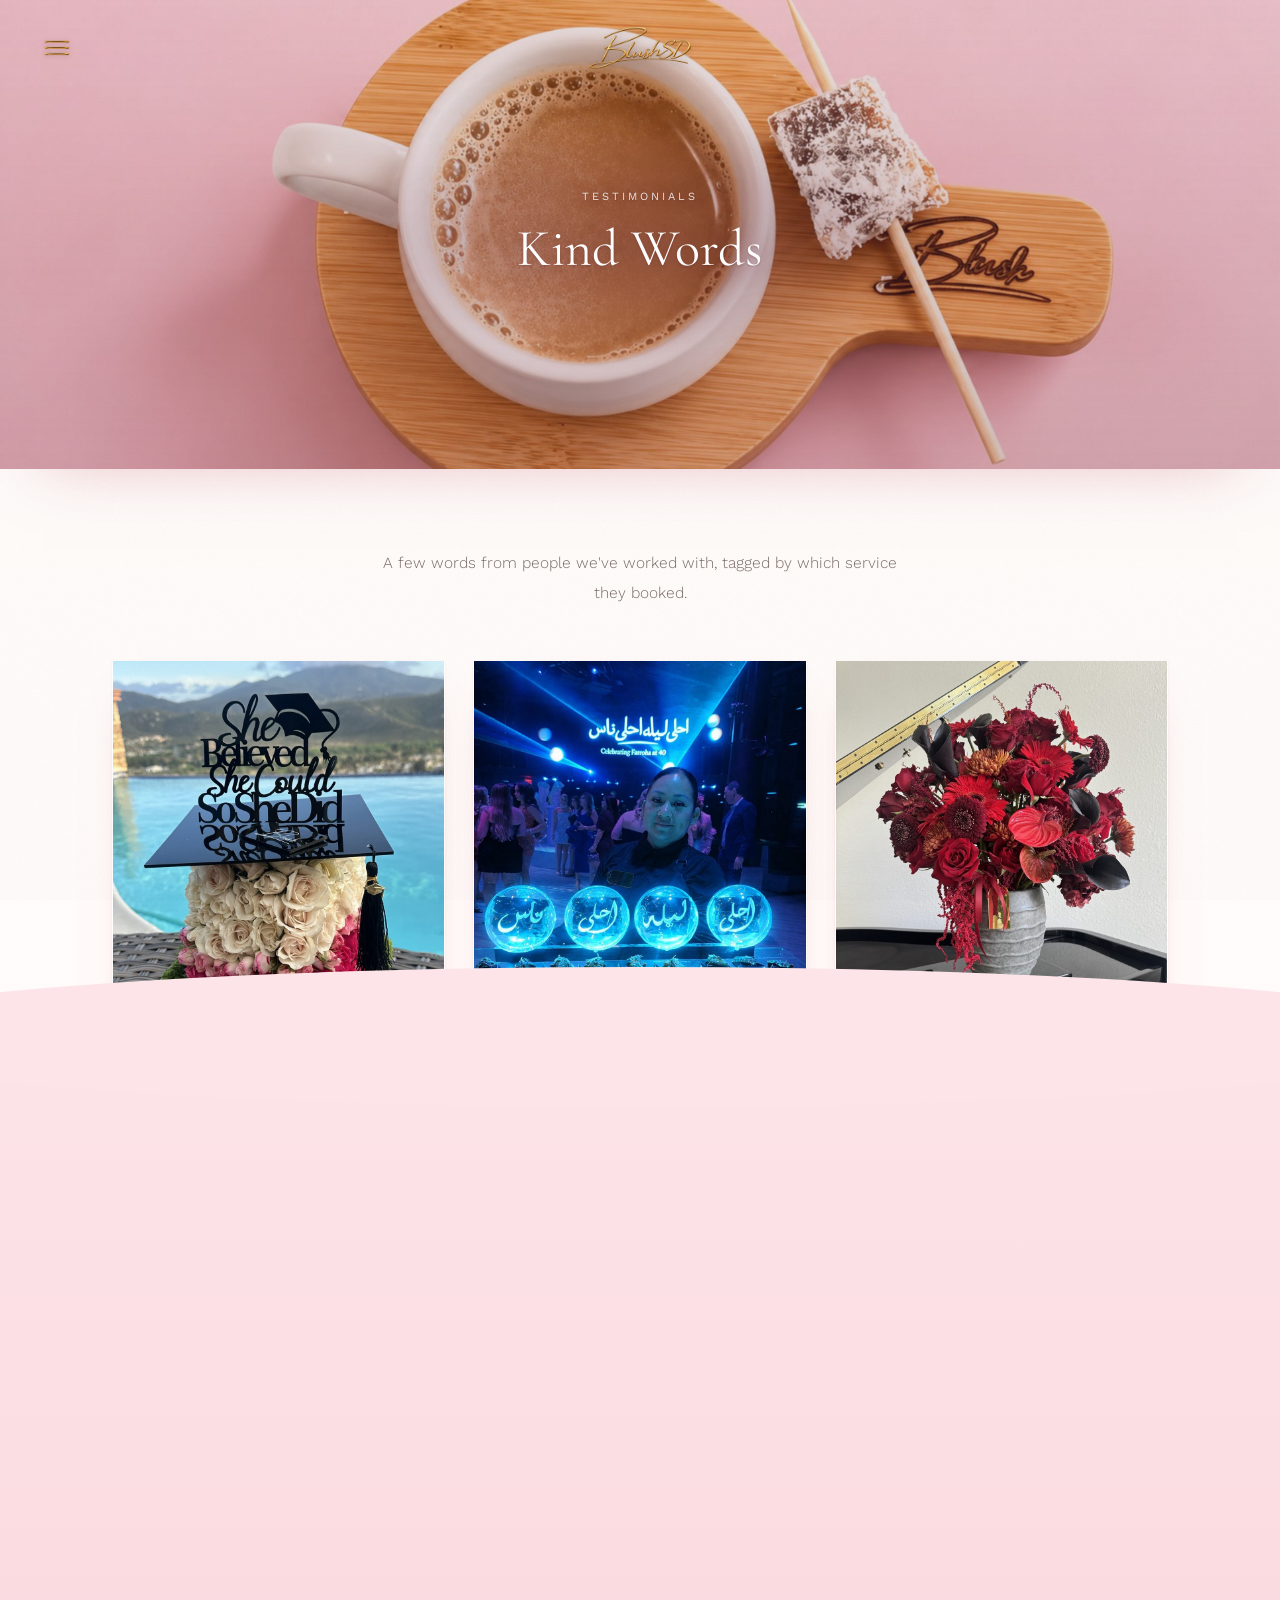
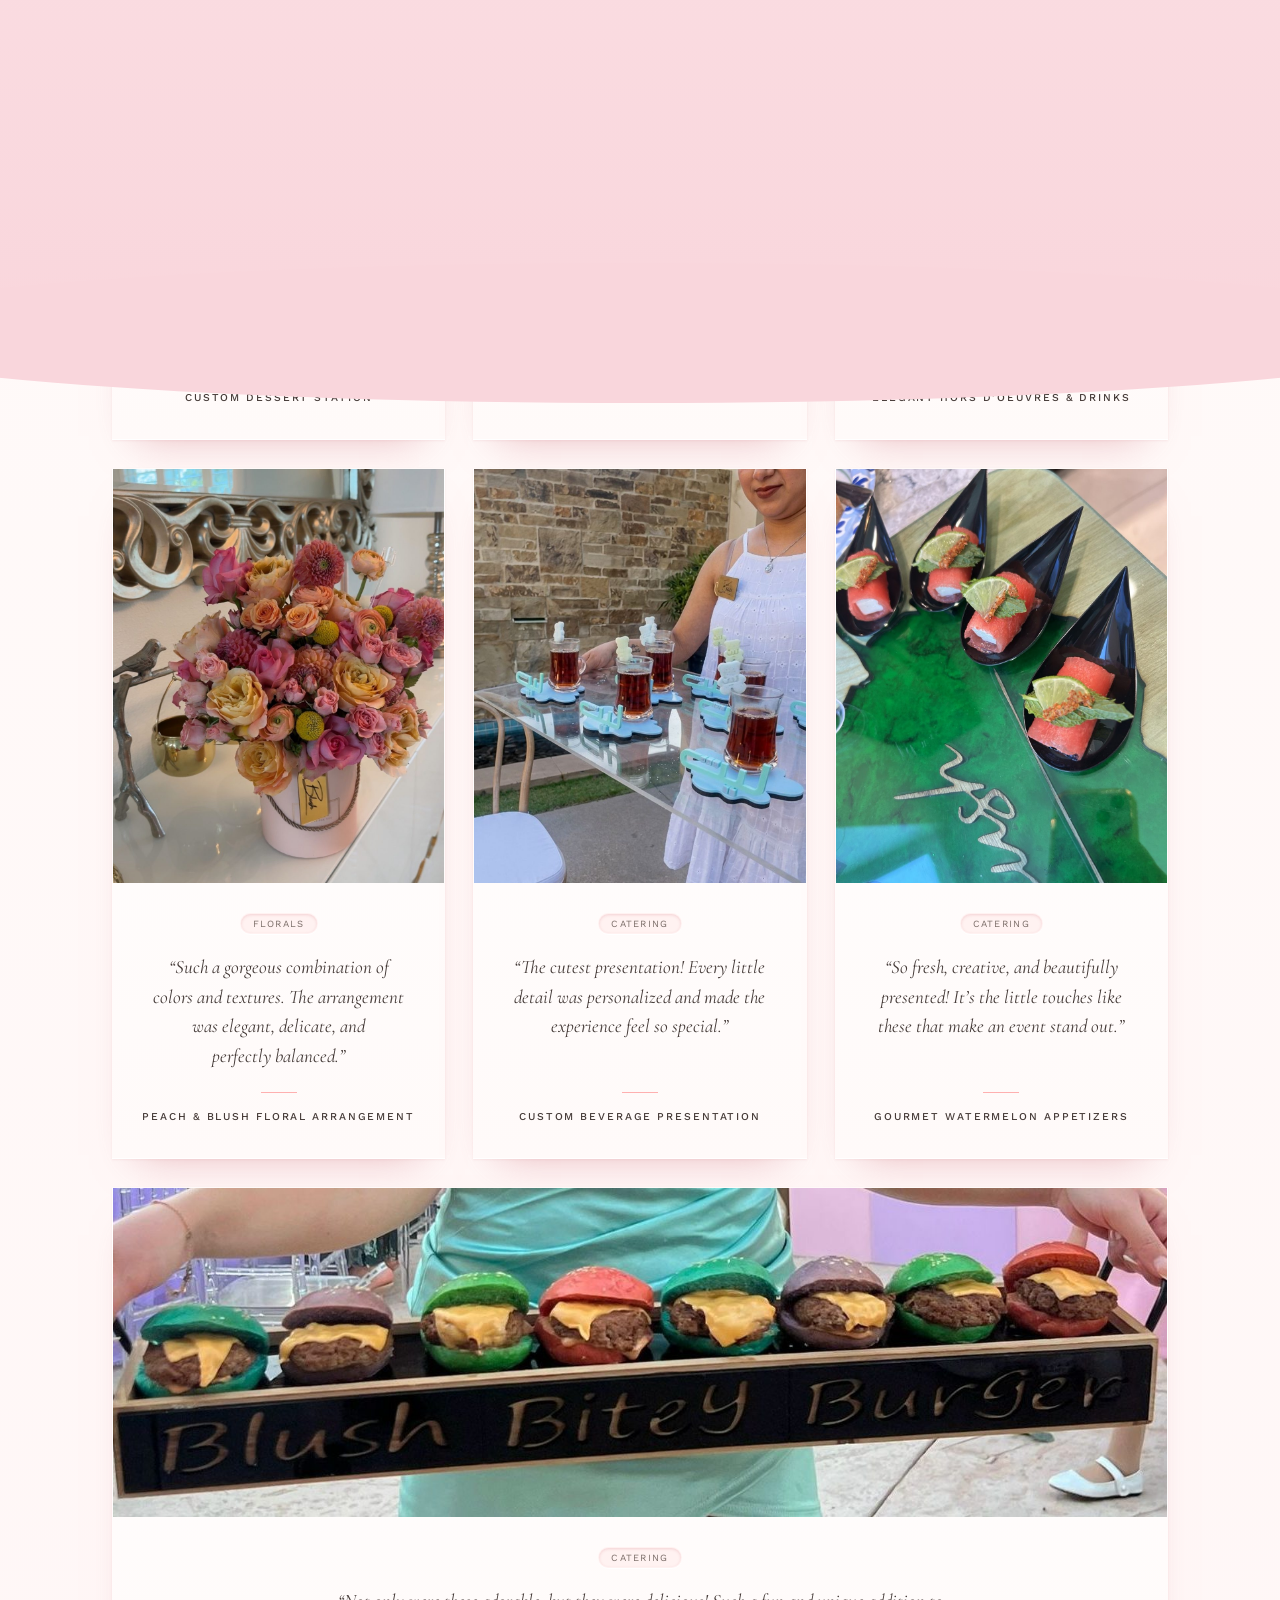
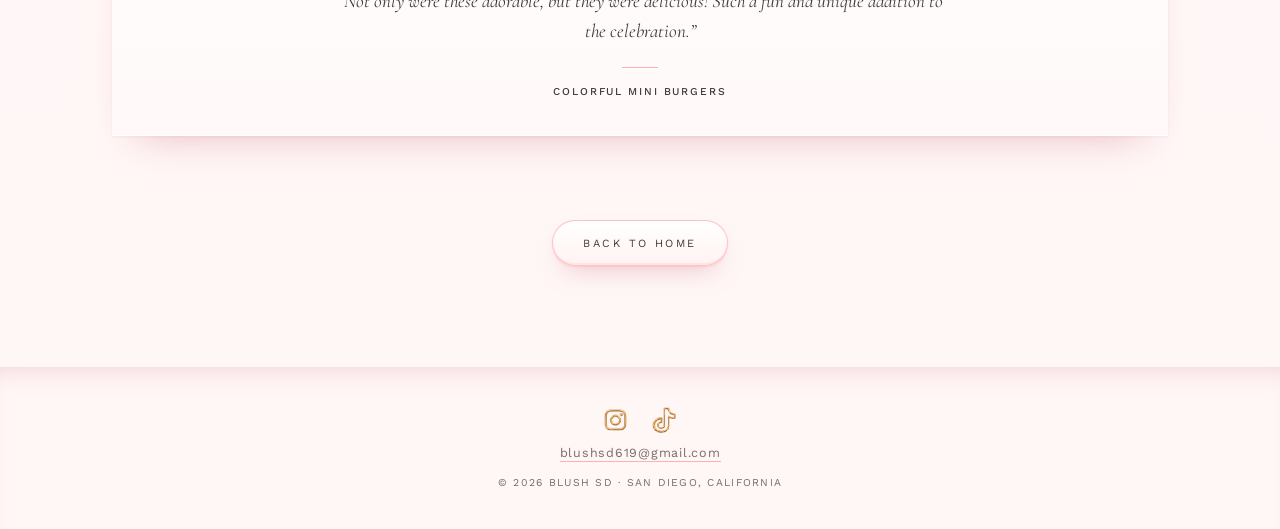
<file: testimonials.html>
<!DOCTYPE html>
<html lang="en">
<head>
<meta charset="UTF-8">
<meta name="viewport" content="width=device-width, initial-scale=1.0">
<title>Testimonials | Blush SD</title>
<!-- Search & share preview tags -->
<meta name="description" content="Kind words from clients who booked Blush florals, Blush catering, or both.">
<meta name="robots" content="noindex, follow">
<link rel="canonical" href="https://blushsd.com/testimonials.html">
<meta property="og:type" content="website">
<meta property="og:site_name" content="Blush SD">
<meta property="og:title" content="Testimonials | Blush SD">
<meta property="og:description" content="Kind words from clients who booked Blush florals, Blush catering, or both.">
<meta property="og:url" content="https://blushsd.com/testimonials.html">
<meta property="og:image" content="https://blushsd.com/assets/images/share-home.jpg">
<meta property="og:image:width" content="1200">
<meta property="og:image:height" content="630">
<meta property="og:locale" content="en_US">
<meta name="twitter:card" content="summary_large_image">
<meta name="twitter:title" content="Testimonials | Blush SD">
<meta name="twitter:description" content="Kind words from clients who booked Blush florals, Blush catering, or both.">
<meta name="twitter:image" content="https://blushsd.com/assets/images/share-home.jpg">
<meta name="theme-color" content="#FFFDFB">
<link rel="preload" href="assets/fonts/cormorant-garamond-latin-400-normal.woff2" as="font" type="font/woff2" crossorigin>
<link rel="preload" href="assets/fonts/work-sans-latin-300-normal.woff2" as="font" type="font/woff2" crossorigin>
<link rel="preload" href="assets/fonts/work-sans-latin-400-normal.woff2" as="font" type="font/woff2" crossorigin>
<link rel="icon" href="assets/favicon/favicon.ico">
<link rel="icon" type="image/png" sizes="32x32" href="assets/favicon/favicon-32x32.png">
<link rel="icon" type="image/png" sizes="16x16" href="assets/favicon/favicon-16x16.png">
<link rel="apple-touch-icon" sizes="180x180" href="assets/favicon/apple-touch-icon.png">
<link rel="stylesheet" href="assets/css/styles.css?v=20261120k">
<script>try{if(sessionStorage.getItem("blushVeil"))document.documentElement.classList.add("veil-arriving")}catch(e){}</script>
<style>
  /* ---------- Testimonial cards: event photo + client's words ---------- */
  .reviews{
    max-width:1120px;
    margin:0 auto;
    padding:0 32px 30px;
    display:grid;
    grid-template-columns:repeat(3, minmax(0,1fr));
    gap:28px;
    align-items:stretch;
  }
  .review{
    display:flex;
    flex-direction:column;
    text-align:center;
    background:var(--cream);
    border:1px solid var(--hairline);
    overflow:hidden;
  }
  .review-photo{
    aspect-ratio:4 / 5;
    background:var(--p1);
    overflow:hidden;
  }
  .review-photo img{
    width:100%;
    height:100%;
    object-fit:cover;
    display:block;
    transition:transform .9s ease;
  }
  @media (hover:hover){
    .review:hover .review-photo img{ transform:scale(1.03); }
  }
  .review-body{
    flex-grow:1;
    display:flex;
    flex-direction:column;
    align-items:center;
    padding:30px 28px 32px;
  }
  .review-tag{
    display:inline-block;
    font-size:9.5px;
    letter-spacing:0.14em;
    text-transform:uppercase;
    color:var(--ink-soft);
    background:var(--p1);
    border:1px solid var(--hairline);
    border-radius:20px;
    padding:4px 12px;
    margin-bottom:18px;
  }
  .review-quote{
    font-family:'Cormorant Garamond', serif;
    font-style:italic;
    font-weight:400;
    font-size:19px;
    line-height:1.55;
    color:var(--ink);
    flex-grow:1;
  }
  .review-rule{
    width:36px;
    height:1px;
    background:var(--p5);
    border:0;
    margin:22px auto 16px;
  }
  .review-name{
    font-size:10.5px;
    font-weight:500;
    letter-spacing:0.18em;
    text-transform:uppercase;
    color:var(--ink);
    line-height:1.6;
  }

  /* The wide mini-burger photo spans the full row */
  .review--wide{ grid-column:1 / -1; }
  .review--wide .review-photo{ aspect-ratio:3.2 / 1; }
  .review--wide .review-body{ padding:30px 40px 34px; }
  .review--wide .review-quote{ max-width:620px; }

  .reviews-footer{
    text-align:center;
    padding:30px 32px 100px;
  }
  .reviews-footer .page-back-link{margin-top:24px;}

  @media (max-width:1000px){
    .reviews{grid-template-columns:repeat(2, minmax(0,1fr)); gap:22px;}
  }
  @media (max-width:640px){
    .reviews{grid-template-columns:minmax(0,1fr); padding:0 20px 20px; gap:22px;}
    .review-body{padding:26px 22px 28px;}
    .review-quote{font-size:18.5px;}
    .review--wide .review-photo{ aspect-ratio:2.2 / 1; }
    .review--wide .review-body{padding:26px 22px 28px;}
    .reviews-footer{padding:24px 24px 70px;}
  }
</style>
</head>
<body>
<div class="page-veil" aria-hidden="true"><img src="assets/images/logo-wordmark.png" alt=""></div>

<nav>
  <button class="nav-hamburger" aria-label="Open menu" aria-expanded="false">
    <img src="assets/images/menu-icon.png" alt="">
  </button>
  <a href="index.html" class="nav-mark"><img src="assets/images/logo-wordmark.png" alt="Blush SD"></a>
  <div class="nav-spacer"></div>
</nav>

<div class="nav-overlay" id="navOverlay">
  <button class="nav-overlay-close" aria-label="Close menu">&times;</button>
  <div class="nav-overlay-main">
    <a href="index.html">Home</a>
    <a href="about.html">About</a>
    <a href="florals.html">Florals</a>
    <a href="catering.html">Catering</a>
    <a href="full-experience.html">The Full Experience</a>
    <a href="moments.html">Moments</a>
    <a href="testimonials.html">Testimonials</a>
  </div>
  <span class="nav-overlay-rule" aria-hidden="true"></span>
  <p class="nav-overlay-label">Book</p>
  <div class="nav-overlay-book">
    <a href="florals-signup.html">Book Florals</a>
    <a href="catering-signup.html">Book Catering</a>
    <a href="catering-signup.html?package=full">Book The Full Experience</a>
  </div>
  <p class="nav-overlay-tagline">San Diego, California</p>
</div>

<section class="page-hero">
  <img fetchpriority="high" src="assets/images/catering-02.jpg" alt="Coffee served on an engraved Blush wooden board">
  <div class="page-hero-veil"></div>
  <div class="page-hero-caption">
    <p class="page-hero-eyebrow">Testimonials</p>
    <h1 class="page-hero-title">Kind Words</h1>
  </div>
</section>

<section class="page-content" style="padding-bottom:30px;">
  <p>A few words from people we've worked with, tagged by which service they booked.</p>
</section>

<!--
  HOW TO ADD A TESTIMONIAL
  1. Upload the event photo to assets/images/testimonials/ (e.g. tm-11.jpg).
     Portrait photos look best; they are shown at 4:5.
  2. Copy one <article class="review"> block below and paste it inside <div class="reviews">.
  3. Change the photo file name, alt text (describe the photo), the tag
     (Florals, Catering, or Florals & Catering), the quote, and the title line.
  Only add words the client has confirmed as their own.
  A very wide photo can use <article class="review review--wide"> to span the full row.
-->
<div class="reviews">
  <article class="review">
    <div class="review-photo"><img src="assets/images/testimonials/tm-09.jpg" alt="Graduation arrangement of ivory and pink roses topped with a black cap and a “She Believed She Could So She Did” sign" loading="lazy"></div>
    <div class="review-body">
      <span class="review-tag">Florals</span>
      <p class="review-quote">&ldquo;Such a meaningful and beautiful graduation gift! The custom design made an already special milestone even more memorable.&rdquo;</p>
      <hr class="review-rule">
      <p class="review-name">Graduation Floral Arrangement</p>
    </div>
  </article>
  <article class="review">
    <div class="review-photo"><img src="assets/images/testimonials/tm-05.jpg" alt="Glowing serving tray of glass domes with Arabic lettering, carried through an evening celebration" loading="lazy"></div>
    <div class="review-body">
      <span class="review-tag">Catering</span>
      <p class="review-quote">&ldquo;The presentation was absolutely stunning! Such a creative way to serve guests and make the evening unforgettable.&rdquo;</p>
      <hr class="review-rule">
      <p class="review-name">Illuminated Event Catering</p>
    </div>
  </article>
  <article class="review">
    <div class="review-photo"><img src="assets/images/testimonials/tm-01.jpg" alt="Deep red arrangement of roses, anthurium and black calla lilies in a stone vase on a piano" loading="lazy"></div>
    <div class="review-body">
      <span class="review-tag">Florals</span>
      <p class="review-quote">&ldquo;Absolutely breathtaking! The rich colors and attention to detail made this arrangement a true statement piece.&rdquo;</p>
      <hr class="review-rule">
      <p class="review-name">Deep Red Floral Arrangement</p>
    </div>
  </article>
  <article class="review">
    <div class="review-photo"><img src="assets/images/testimonials/tm-07.jpg" alt="Coconut-shell ice cream with a waffle crisp held in front of a blue seashell “Jewel 13” sign" loading="lazy"></div>
    <div class="review-body">
      <span class="review-tag">Catering</span>
      <p class="review-quote">&ldquo;The creativity behind this was incredible! Every detail was beautifully coordinated with the theme.&rdquo;</p>
      <hr class="review-rule">
      <p class="review-name">Custom Dessert Station</p>
    </div>
  </article>
  <article class="review">
    <div class="review-photo"><img src="assets/images/testimonials/tm-02.jpg" alt="Pink roses and gerberas in a mint box trimmed with pearls, set on a piano" loading="lazy"></div>
    <div class="review-body">
      <span class="review-tag">Florals</span>
      <p class="review-quote">&ldquo;Every detail was so thoughtfully put together. The flowers were fresh, beautiful, and even prettier in person!&rdquo;</p>
      <hr class="review-rule">
      <p class="review-name">Pink Floral Arrangement</p>
    </div>
  </article>
  <article class="review">
    <div class="review-photo"><img src="assets/images/testimonials/tm-08.jpg" alt="Pink drinks in tall glasses topped with orchids, above a tray of bite-size hors d’oeuvres" loading="lazy"></div>
    <div class="review-body">
      <span class="review-tag">Catering</span>
      <p class="review-quote">&ldquo;Everything looked so elegant and tasted amazing. The presentation truly elevated the entire event!&rdquo;</p>
      <hr class="review-rule">
      <p class="review-name">Elegant Hors d’Oeuvres &amp; Drinks</p>
    </div>
  </article>
  <article class="review">
    <div class="review-photo"><img src="assets/images/testimonials/tm-03.jpg" alt="Peach, blush and coral roses with dahlias in a pink box beside a silver mirror" loading="lazy"></div>
    <div class="review-body">
      <span class="review-tag">Florals</span>
      <p class="review-quote">&ldquo;Such a gorgeous combination of colors and textures. The arrangement was elegant, delicate, and perfectly balanced.&rdquo;</p>
      <hr class="review-rule">
      <p class="review-name">Peach &amp; Blush Floral Arrangement</p>
    </div>
  </article>
  <article class="review">
    <div class="review-photo"><img src="assets/images/testimonials/tm-04.jpg" alt="Tea in tulip glasses on personalized pastel coasters, served outdoors on a clear tray" loading="lazy"></div>
    <div class="review-body">
      <span class="review-tag">Catering</span>
      <p class="review-quote">&ldquo;The cutest presentation! Every little detail was personalized and made the experience feel so special.&rdquo;</p>
      <hr class="review-rule">
      <p class="review-name">Custom Beverage Presentation</p>
    </div>
  </article>
  <article class="review">
    <div class="review-photo"><img src="assets/images/testimonials/tm-10.jpg" alt="Watermelon bites with lime on black spoons, served on a green resin board" loading="lazy"></div>
    <div class="review-body">
      <span class="review-tag">Catering</span>
      <p class="review-quote">&ldquo;So fresh, creative, and beautifully presented! It’s the little touches like these that make an event stand out.&rdquo;</p>
      <hr class="review-rule">
      <p class="review-name">Gourmet Watermelon Appetizers</p>
    </div>
  </article>
  <article class="review review--wide">
    <div class="review-photo"><img src="assets/images/testimonials/tm-06.jpg" alt="Tray of rainbow-bun mini burgers on a “Blush Bitey Burger” sign" loading="lazy"></div>
    <div class="review-body">
      <span class="review-tag">Catering</span>
      <p class="review-quote">&ldquo;Not only were these adorable, but they were delicious! Such a fun and unique addition to the celebration.&rdquo;</p>
      <hr class="review-rule">
      <p class="review-name">Colorful Mini Burgers</p>
    </div>
  </article>
</div>

<div class="reviews-footer">
  <div>
    <a href="index.html" class="page-back-link">Back to Home</a>
  </div>
</div>

<footer>
  <div class="footer-social">
    <a href="https://www.instagram.com/blush.sd/" target="_blank" rel="noopener">
      <img src="assets/images/instagram-icon.png" alt="Blush SD on Instagram">
    </a>
    <a href="https://www.tiktok.com/@noorkhaiat" target="_blank" rel="noopener">
      <img src="assets/images/tiktok-icon.png" alt="Blush SD on TikTok">
    </a>
  </div>
  <div class="footer-contact">
    <a href="mailto:blushsd619@gmail.com">blushsd619@gmail.com</a>
  </div>
  <p>&copy; 2026 Blush SD &middot; San Diego, California</p>
</footer>

<script src="assets/js/analytics.js?v=20261120b"></script>
<script src="assets/js/nav.js"></script>
<script src="assets/js/transitions.js"></script>
<script src="assets/js/depth.js"></script>
</body>
</html>
</file>
<file: assets/css/styles.css>
@font-face {
    font-family: 'Amsterdam Four';
    src: url(../fonts/amsterdam-four.ttf) format('truetype');
    font-weight: normal;
    font-style: normal;
    font-display: swap;
  }
  /* Site fonts, served from our own folder (no Google Fonts round trip) */
  @font-face{font-family:'Cormorant Garamond';font-style:normal;font-weight:300;font-display:swap;src:url(../fonts/cormorant-garamond-latin-300-normal.woff2) format('woff2');}
  @font-face{font-family:'Cormorant Garamond';font-style:normal;font-weight:400;font-display:swap;src:url(../fonts/cormorant-garamond-latin-400-normal.woff2) format('woff2');}
  @font-face{font-family:'Cormorant Garamond';font-style:normal;font-weight:500;font-display:swap;src:url(../fonts/cormorant-garamond-latin-500-normal.woff2) format('woff2');}
  @font-face{font-family:'Cormorant Garamond';font-style:italic;font-weight:400;font-display:swap;src:url(../fonts/cormorant-garamond-latin-400-italic.woff2) format('woff2');}
  @font-face{font-family:'Work Sans';font-style:normal;font-weight:300;font-display:swap;src:url(../fonts/work-sans-latin-300-normal.woff2) format('woff2');}
  @font-face{font-family:'Work Sans';font-style:normal;font-weight:400;font-display:swap;src:url(../fonts/work-sans-latin-400-normal.woff2) format('woff2');}
  @font-face{font-family:'Work Sans';font-style:normal;font-weight:500;font-display:swap;src:url(../fonts/work-sans-latin-500-normal.woff2) format('woff2');}
  :root{
    --cream:#FFFDFB;
    --ink:#453A37;
    --ink-soft:#7A6C67;
    --p1:#FFEAEA;
    --p2:#FFE1E1;
    --p3:#FFD8D8;
    --p4:#FFC3C3;
    --p5:#FFB0B0;
    --hairline: rgba(69,58,55,0.14);
  }
  *{margin:0;padding:0;box-sizing:border-box;}
  html{scroll-behavior:smooth;}
  body{
    background: linear-gradient(180deg, #FFFDFB 0%, #FFF6F6 100%);
    color:var(--ink);
    font-family:'Work Sans', sans-serif;
    -webkit-font-smoothing:antialiased;
    overflow-x:hidden;
  }

  /* NAV */
  nav{
    position:fixed; top:0; left:0; right:0; z-index:50;
    display:grid;
    grid-template-columns:1fr auto 1fr;
    align-items:center;
    padding:26px 40px;
  }
  .nav-hamburger{
    justify-self:start;
    background:none;
    border:none;
    padding:0;
    cursor:pointer;
    display:flex;
    align-items:center;
  }
  .nav-hamburger img{
    height:24px;
    width:auto;
    display:block;
    filter:drop-shadow(0 1px 2px rgba(0,0,0,0.15));
    transition:opacity 0.3s ease;
  }
  .nav-hamburger:hover img{opacity:0.7;}
  .nav-mark{
    justify-self:center;
    display:flex;
    align-items:center;
  }
  .nav-mark img{
    height:44px;
    width:auto;
    display:block;
    filter:drop-shadow(0 1px 3px rgba(0,0,0,0.15));
    transition:opacity 0.3s ease;
  }
  .nav-mark:hover img{opacity:0.75;}
  .nav-spacer{
    justify-self:end;
    width:20px;
  }

  /* NAV MENU OVERLAY */
  .nav-overlay{
    position:fixed; inset:0; z-index:100;
    background:var(--cream);
    display:flex;
    flex-direction:column;
    align-items:center;
    justify-content:center;
    gap:34px;
    opacity:0;
    visibility:hidden;
    transform:translateY(-12px);
    transition:opacity 0.35s ease, transform 0.35s ease, visibility 0.35s;
  }
  .nav-overlay.open{
    opacity:1;
    visibility:visible;
    transform:translateY(0);
  }
  .nav-overlay-close{
    position:absolute;
    top:26px; right:40px;
    background:none;
    border:none;
    cursor:pointer;
    font-size:28px;
    font-weight:300;
    color:var(--ink);
    line-height:1;
    padding:8px;
  }
  .nav-overlay a{
    font-family:'Cormorant Garamond', serif;
    font-size:34px;
    color:var(--ink);
    text-decoration:none;
    letter-spacing:0.02em;
    transition:opacity 0.25s ease;
  }
  .nav-overlay a:hover{opacity:0.55;}
  .nav-overlay-tagline{
    position:absolute;
    bottom:36px;
    font-size:10.5px;
    letter-spacing:0.2em;
    text-transform:uppercase;
    color:var(--ink-soft);
  }

  @media (max-width:900px){
    .nav-overlay a{font-size:26px;}
    .nav-overlay{gap:26px;}
    .nav-hamburger img{height:20px;}
    .nav-mark img{height:36px;}
  }

  /* HERO */
  .hero{
    position:relative;
    width:100%;
    margin:0 auto;
    display:flex;
    flex-direction:column;
    align-items:center;
    isolation:isolate;
  }
  .hero-frame{
    width:100%;
    max-width:1500px;
    overflow:hidden;
    position:relative;
  }
  .hero-img{
    display:block;
    width:100%;
    aspect-ratio:4/3;
    object-fit:cover;
    object-position:center;
  }
  .hero-caption{
    width:100%;
    max-width:560px;
    text-align:center;
    display:flex;
    flex-direction:column;
    align-items:center;
    gap:22px;
    padding:52px 24px 0;
  }
  .hero-headline{
    font-family:'Cormorant Garamond', serif;
    font-weight:400;
    font-size:42px;
    line-height:1.15;
    color:var(--ink);
    max-width:520px;
  }
  .hero-cta{
    margin-top:2px;
    font-size:11px;
    letter-spacing:0.24em;
    text-transform:uppercase;
    color:var(--ink);
    text-decoration:none;
    border-bottom:1px solid var(--p5);
    padding-bottom:6px;
    transition:border-color 0.3s ease, opacity 0.3s ease;
  }
  .hero-cta:hover{opacity:0.6;}

  /* Wide screens: the photo stays at its 1500px size; a backdrop matched to the
     photo's own pink studio wall fills the sides edge to edge, and the photo's
     left/right edges fade softly into it so there is no visible seam. */
  @media (min-width:1500px){
    .hero::before{
      content:"";
      position:absolute;
      top:0; left:0; right:0;
      height:1125px; /* 1500px wide × 3/4 = the photo's height */
      z-index:-1;
      background:linear-gradient(180deg,
        #FCDCE2 0%,
        #FCDBE1 20%,
        #FAD8DE 40%,
        #F8D3DA 60%,
        #F8D4DA 75%,
        #FCDFE5 90%,
        #FDE2E7 100%);
    }
    .hero-frame{
      -webkit-mask-image:linear-gradient(90deg, transparent 0, #000 5%, #000 95%, transparent 100%);
              mask-image:linear-gradient(90deg, transparent 0, #000 5%, #000 95%, transparent 100%);
    }
  }

  @media (max-width:900px){
    .hero-img{aspect-ratio:4/5;}
    .hero-headline{font-size:28px;}
    .hero-caption{padding:40px 24px 0;}
  }
  /* STORY + OFFERINGS SECTION */
  .story{
    position:relative; z-index:2;
    padding:100px 32px 40px;
    text-align:center;
    max-width:720px;
    margin:0 auto;
  }
  .story-eyebrow{
    font-size:11px;
    letter-spacing:0.26em;
    text-transform:uppercase;
    color:var(--ink-soft);
    margin-bottom:22px;
  }
  .story-heading{
    font-family:'Cormorant Garamond', serif;
    font-weight:400;
    font-size:42px;
    line-height:1.2;
    color:var(--ink);
    margin-bottom:26px;
  }
  .story-body{
    font-family:'Work Sans', sans-serif;
    font-weight:300;
    font-size:15.5px;
    line-height:1.9;
    color:var(--ink-soft);
    max-width:600px;
    margin:0 auto 22px;
  }
  .story-stats{
    display:flex;
    justify-content:center;
    gap:56px;
    margin-top:36px;
    padding-top:32px;
    border-top:1px solid var(--hairline);
  }
  .story-stat-num{
    font-family:'Cormorant Garamond', serif;
    font-size:34px;
    font-weight:400;
    color:var(--ink);
    line-height:1;
    margin-bottom:8px;
  }
  .story-stat-label{
    font-size:10.5px;
    letter-spacing:0.14em;
    text-transform:uppercase;
    color:var(--ink-soft);
  }
  .story-faq{
    margin-top:30px;
    font-family:'Work Sans', sans-serif;
    font-weight:400;
    font-size:13px;
    color:var(--ink-soft);
    font-style:italic;
  }

  .offerings{
    position:relative; z-index:2;
    display:grid;
    grid-template-columns:1fr 1fr;
    margin-top:70px;
  }
  .offering-card{
    position:relative;
    display:block;
    text-decoration:none;
    color:inherit;
    overflow:hidden;
    aspect-ratio:4/5;
  }
  .offering-img{
    position:absolute; inset:0;
    background-size:cover;
    background-position:center;
    transition:transform 0.7s cubic-bezier(.19,1,.22,1);
  }
  .offering-img--florals{
    background-image:url('../images/floral-card.jpg');
  }
  .offering-img--catering{
    background-image:url('../images/catering-card.jpg');
  }
  .offering-card--full{ grid-column:1 / -1; aspect-ratio:12/5; }
  .offering-img--full{ background-image:url('../images/full-experience-table.jpg'); background-position:center; }
  @media (hover:hover){
    .offering-card:hover .offering-img{
      transform:scale(1.04);
    }
  }
  .offering-veil{
    position:absolute; inset:0;
    background:linear-gradient(180deg, rgba(43,32,32,0.05) 0%, rgba(43,32,32,0.02) 40%, rgba(43,32,32,0.55) 100%);
  }
  .offering-caption{
    position:absolute; left:0; right:0; bottom:0;
    padding:36px 32px 40px;
    color:#fff;
    text-align:left;
  }
  .offering-eyebrow{
    font-size:10.5px;
    letter-spacing:0.24em;
    text-transform:uppercase;
    color:rgba(255,255,255,0.75);
    margin-bottom:10px;
    text-shadow:0 1px 8px rgba(0,0,0,0.35);
  }
  .offering-title{
    font-family:'Cormorant Garamond', serif;
    font-weight:400;
    font-size:32px;
    line-height:1.1;
    margin-bottom:12px;
    text-shadow:0 2px 12px rgba(0,0,0,0.4);
  }
  .offering-desc{
    font-family:'Work Sans', sans-serif;
    font-weight:300;
    font-size:13.5px;
    line-height:1.6;
    color:rgba(255,255,255,0.88);
    max-width:340px;
    margin-bottom:18px;
    text-shadow:0 1px 8px rgba(0,0,0,0.3);
  }
  .offering-link{
    font-size:10.5px;
    letter-spacing:0.22em;
    text-transform:uppercase;
    color:#fff;
    border-bottom:1px solid rgba(255,255,255,0.6);
    padding-bottom:5px;
    display:inline-block;
    transition:border-color 0.3s ease, opacity 0.3s ease;
  }
  @media (hover:hover){
    .offering-card:hover .offering-link{
      border-color:#fff;
    }
  }


  @media (max-width:900px){
    nav{padding:20px 22px;}
    .story{padding:70px 24px 20px;}
    .story-heading{font-size:30px;}
    .story-stats{gap:32px;}
    .offerings{grid-template-columns:1fr; margin-top:44px;}
    .offering-card{aspect-ratio:4/4.2;}
    .offering-card--full{aspect-ratio:4/4.2;}
    .offering-title{font-size:26px;}
  }

  /* PAGE HERO (used on inner pages: about, florals, catering, testimonials, catering-signup) */
  .page-hero{
    position:relative;
    width:100%;
    aspect-ratio:3/1.1;
    overflow:hidden;
  }
  .page-hero img{
    width:100%; height:100%;
    object-fit:cover;
    object-position:center;
    display:block;
  }
  .page-hero-veil{
    position:absolute; inset:0;
    background:linear-gradient(180deg, rgba(43,32,32,0.15) 0%, rgba(43,32,32,0.35) 100%);
  }
  .page-hero-caption{
    position:absolute; inset:0;
    display:flex;
    flex-direction:column;
    align-items:center;
    justify-content:center;
    text-align:center;
    color:#fff;
  }
  .page-hero-eyebrow{
    font-size:11px;
    letter-spacing:0.28em;
    text-transform:uppercase;
    color:rgba(255,255,255,0.85);
    margin-bottom:14px;
    text-shadow:0 1px 8px rgba(0,0,0,0.3);
  }
  .page-hero-title{
    font-family:'Cormorant Garamond', serif;
    font-weight:400;
    font-size:52px;
    text-shadow:0 2px 14px rgba(0,0,0,0.35);
  }
  /* Hero made of side-by-side photos (Full Experience, Moments) */
  .page-hero-panels{ position:absolute; inset:0; display:flex; gap:3px; background:#FBDCE2; }
  .page-hero-panels > div{ flex:1 1 0; overflow:hidden; }
  @media (max-width:900px){
    .page-hero.page-hero--split{ aspect-ratio:4/5; }
    .page-hero--split .page-hero-panels{ flex-direction:column; }
    .page-hero--trio .page-hero-panels > div:not(:first-child){ display:none; }
  }
  /* Short italic caption under a page title (catering, florals) */
  .page-hero-sub{
    margin-top:12px;
    font-family:'Cormorant Garamond', serif;
    font-style:italic;
    font-weight:400;
    font-size:22px;
    letter-spacing:0.01em;
    color:rgba(255,255,255,0.94);
    text-shadow:0 1px 2px rgba(90,40,52,.3), 0 1px 14px rgba(110,50,64,.5);
  }

  /* PAGE CONTENT (placeholder body copy on inner pages) */
  .page-content{
    max-width:640px;
    margin:0 auto;
    padding:80px 32px 100px;
    text-align:center;
  }
  .page-content p{
    font-family:'Work Sans', sans-serif;
    font-weight:300;
    font-size:15.5px;
    line-height:1.9;
    color:var(--ink-soft);
    margin-bottom:22px;
  }
  .page-content-note{
    display:inline-block;
    margin-top:10px;
    font-size:10.5px;
    letter-spacing:0.2em;
    text-transform:uppercase;
    color:var(--p5);
  }
  .page-back-link{
    display:inline-block;
    margin-top:34px;
    font-size:11px;
    letter-spacing:0.22em;
    text-transform:uppercase;
    color:var(--ink);
    text-decoration:none;
    border-bottom:1px solid var(--p5);
    padding-bottom:5px;
  }
  .page-back-link:hover{opacity:0.6;}
  .page-content p.about-closing{
    font-family:'Cormorant Garamond', serif;
    font-style:italic;
    font-weight:400;
    font-size:22px;
    line-height:1.5;
    color:var(--ink);
    margin-top:34px;
  }

  /* TESTIMONIAL CARDS */
  .testimonial{
    border-top:1px solid var(--hairline);
    padding-top:28px;
    margin-top:28px;
  }
  .testimonial-tag{
    display:inline-block;
    font-size:9.5px;
    letter-spacing:0.14em;
    text-transform:uppercase;
    color:var(--ink-soft);
    background:var(--p1);
    border:1px solid var(--hairline);
    border-radius:20px;
    padding:4px 12px;
    margin-bottom:14px;
  }
  .testimonial p{
    font-family:'Cormorant Garamond', serif;
    font-style:italic;
    font-size:19px;
    color:var(--ink);
    line-height:1.6;
    margin-bottom:12px;
  }
  .testimonial-name{
    font-size:10.5px;
    letter-spacing:0.18em;
    text-transform:uppercase;
    color:var(--ink-soft);
  }

  /* INSTAGRAM GALLERY (florals page) */
  .insta-gallery{
    display:grid;
    grid-template-columns:repeat(2, 1fr);
    gap:28px;
    max-width:920px;
    margin:0 auto;
    padding:0 32px 20px;
  }
  .insta-embed{
    width:100%;
  }
  .insta-embed .instagram-media{
    width:100% !important;
    min-width:0 !important;
    margin:0 auto !important;
  }
  @media (max-width:700px){
    .insta-gallery{grid-template-columns:1fr; gap:24px; padding:0 24px 10px;}
  }

  /* SIGNUP FORM */
  .signup-form{
    max-width:480px;
    margin:0 auto;
    padding:0 32px 100px;
    text-align:left;
  }
  .form-field{
    margin-bottom:20px;
  }
  .form-field label{
    display:block;
    font-size:10.5px;
    letter-spacing:0.16em;
    text-transform:uppercase;
    color:var(--ink-soft);
    margin-bottom:8px;
  }
  .form-field input,
  .form-field select,
  .form-field textarea{
    width:100%;
    font-family:'Work Sans', sans-serif;
    font-size:14.5px;
    color:var(--ink);
    background:var(--p1);
    border:1px solid var(--hairline);
    border-radius:2px;
    padding:12px 14px;
  }
  .form-field select{
    appearance:none;
    -webkit-appearance:none;
    background-image:linear-gradient(45deg, transparent 50%, var(--ink-soft) 50%), linear-gradient(135deg, var(--ink-soft) 50%, transparent 50%);
    background-position:calc(100% - 20px) 50%, calc(100% - 15px) 50%;
    background-size:5px 5px, 5px 5px;
    background-repeat:no-repeat;
    padding-right:40px;
  }
  .form-optional{
    letter-spacing:0.08em;
    text-transform:none;
    color:var(--p5);
  }
  .form-check{
    display:flex;
    gap:12px;
    align-items:flex-start;
    margin:4px 0 26px;
    font-size:13px;
    line-height:1.6;
    color:var(--ink-soft);
  }
  .form-check input{
    margin-top:4px;
    accent-color:var(--ink);
    flex-shrink:0;
  }
  .form-submit:disabled{opacity:0.6; cursor:default;}
  .form-thanks{
    max-width:480px;
    margin:0 auto;
    padding:10px 32px 100px;
    text-align:center;
  }
  .form-thanks-eyebrow{
    font-size:10.5px;
    letter-spacing:0.2em;
    text-transform:uppercase;
    color:var(--p5);
    margin-bottom:14px;
  }
  .form-thanks-title{
    font-family:'Cormorant Garamond', serif;
    font-weight:400;
    font-size:32px;
    line-height:1.25;
    color:var(--ink);
    margin-bottom:16px;
  }
  .form-thanks-body{
    font-weight:300;
    font-size:15px;
    line-height:1.8;
    color:var(--ink-soft);
  }
  .form-field textarea{
    min-height:110px;
    resize:vertical;
  }
  .form-submit{
    width:100%;
    font-family:'Work Sans', sans-serif;
    font-size:11px;
    letter-spacing:0.22em;
    text-transform:uppercase;
    color:#fff;
    background:var(--ink);
    border:none;
    border-radius:2px;
    padding:16px;
    cursor:pointer;
    transition:opacity 0.3s ease;
  }
  .form-submit:hover{opacity:0.85;}
  .form-note{
    font-size:12.5px;
    color:var(--ink-soft);
    text-align:center;
    margin-top:18px;
    line-height:1.6;
  }

  /* INQUIRY: sending state, messages and confirmation */
  .form-turnstile{display:flex; justify-content:center; margin-bottom:20px;}
  .form-turnstile:empty{display:none;}
  .form-status{
    font-size:12.5px;
    line-height:1.6;
    color:var(--ink);
    background:var(--p2);
    border-left:2px solid var(--p5);
    border-radius:2px;
    padding:12px 14px;
    margin-bottom:20px;
  }
  .form-status[hidden],
  .inquiry-confirm[hidden],
  .inquiry-confirm [hidden]{display:none;}
  .inquiry-confirm{
    max-width:480px;
    margin:0 auto;
    padding:80px 32px 100px;
    text-align:center;
    outline:none;
  }
  .confirm-eyebrow{
    font-size:11px;
    letter-spacing:0.28em;
    text-transform:uppercase;
    color:var(--ink-soft);
    margin-bottom:14px;
  }
  .confirm-title{
    font-family:'Cormorant Garamond', serif;
    font-weight:400;
    font-size:44px;
    color:var(--ink);
    margin-bottom:22px;
  }
  .confirm-text{
    font-weight:300;
    font-size:15.5px;
    line-height:1.9;
    color:var(--ink-soft);
    margin-bottom:22px;
  }
  .confirm-ref{
    display:flex;
    flex-direction:column;
    align-items:center;
    gap:10px;
    background:var(--p1);
    border:1px solid var(--hairline);
    border-radius:2px;
    padding:22px 20px;
    margin:8px 0 34px;
  }
  .confirm-ref-label{
    font-size:10.5px;
    letter-spacing:0.16em;
    text-transform:uppercase;
    color:var(--ink-soft);
  }
  .confirm-ref-code{
    font-family:'Cormorant Garamond', serif;
    font-size:30px;
    letter-spacing:0.08em;
    color:var(--ink);
    font-variant-numeric:lining-nums tabular-nums;
    user-select:all;
  }
  .confirm-copy{
    font-family:'Work Sans', sans-serif;
    font-size:11px;
    letter-spacing:0.22em;
    text-transform:uppercase;
    color:var(--ink);
    background:none;
    border:none;
    border-bottom:1px solid var(--p5);
    padding:0 0 4px;
    cursor:pointer;
  }
  .confirm-copy:hover{opacity:0.6;}
  .confirm-ig{
    display:block;
    text-align:center;
    text-decoration:none;
    margin-top:6px;
  }
  .ig-help{
    text-align:left;
    background:var(--p1);
    border:1px solid var(--hairline);
    border-radius:2px;
    padding:24px 20px;
    margin-top:6px;
  }
  .ig-help-label{
    font-size:10.5px;
    letter-spacing:0.16em;
    text-transform:uppercase;
    color:var(--ink-soft);
    text-align:center;
    margin-bottom:12px;
  }
  .ig-help-msg{
    font-size:16px;
    line-height:1.6;
    color:var(--ink);
    background:var(--cream);
    border:1px solid var(--hairline);
    border-radius:2px;
    padding:14px 16px;
    margin-bottom:22px;
    user-select:all;
    -webkit-user-select:all;
  }
  .ig-steps{
    list-style:none;
    counter-reset:igstep;
    display:flex;
    flex-direction:column;
    gap:14px;
    margin:0 0 24px;
  }
  .ig-steps li{
    counter-increment:igstep;
    display:flex;
    gap:14px;
    align-items:baseline;
    font-size:15.5px;
    line-height:1.55;
    color:var(--ink);
  }
  .ig-steps li::before{
    content:counter(igstep);
    flex:none;
    font-family:'Cormorant Garamond', serif;
    font-size:26px;
    line-height:1;
    width:18px;
    color:var(--ink);
  }
  .ig-steps li > span{min-width:0;}
  .ig-steps strong{font-weight:500;}
  .ig-help .form-submit{
    display:block;
    text-align:center;
    text-decoration:none;
    font-size:12px;
    padding:18px;
  }
  @media (max-width:900px){
    .inquiry-confirm{padding:56px 24px 70px;}
    .confirm-title{font-size:34px;}
  }

  /* FOOTER */
  footer{
    text-align:center;
    padding:40px 24px;
    border-top:1px solid var(--hairline);
  }
  footer p{
    font-size:10.5px;
    letter-spacing:0.12em;
    text-transform:uppercase;
    color:var(--ink-soft);
  }
  .footer-contact{
    font-size:12.5px;
    letter-spacing:0.06em;
    color:var(--ink-soft);
    margin:-6px 0 16px;
  }
  .footer-contact a{
    color:var(--ink-soft);
    text-decoration:none;
    border-bottom:1px solid var(--p5);
    padding-bottom:1px;
  }
  .footer-contact .footer-phone{
    color:var(--ink);
    border-bottom:0;
    margin-left:4px;
    letter-spacing:0.08em;
  }
  .footer-social{
    display:flex;
    justify-content:center;
    gap:22px;
    margin-bottom:18px;
  }
  .footer-social a{
    display:block;
    line-height:0;
    opacity:0.85;
    transition:opacity 0.3s ease, transform 0.3s ease;
  }
  .footer-social a:hover{
    opacity:1;
    transform:translateY(-2px);
  }
  .footer-social img{
    height:26px;
    width:auto;
    display:block;
  }

  @media (max-width:900px){
    .page-hero{aspect-ratio:4/3;}
    .page-hero-title{font-size:36px;}
    .page-hero-sub{font-size:18px; margin-top:8px; padding:0 24px;}
    .page-content{padding:56px 24px 70px;}
  }

  /* ==========================================================================
     DEPTH + TOUCH LAYER (Nov 2026)
     Soft rose shadows, paper grain, pressable controls and gentle scroll motion.
     Interactions use the separate translate / scale properties so they never
     fight the scroll animations, which use transform.
     ========================================================================== */
  :root{
    --rose-shadow:214,130,140;
    --spring:cubic-bezier(.34,1.56,.64,1);
    --ease-out:cubic-bezier(.19,1,.22,1);
  }

  /* Paper grain: a faint fixed texture so the cream reads as paper stock */
  body::after{
    content:"";
    position:fixed; inset:0;
    z-index:40;
    pointer-events:none;
    opacity:.07;
    mix-blend-mode:multiply;
    background-image:url("data:image/svg+xml,%3Csvg xmlns='http://www.w3.org/2000/svg' width='220' height='220'%3E%3Cfilter id='n'%3E%3CfeTurbulence type='fractalNoise' baseFrequency='0.85' numOctaves='2' stitchTiles='stitch'/%3E%3CfeColorMatrix type='saturate' values='0'/%3E%3C/filter%3E%3Crect width='100%25' height='100%25' filter='url(%23n)'/%3E%3C/svg%3E");
  }

  /* Taps: nav marks give a small spring when pressed */
  .nav-hamburger, .nav-mark, .offering-card, .footer-social a, .text-us{-webkit-tap-highlight-color:transparent;}
  .nav-hamburger img, .nav-mark img{transition:opacity .3s ease, scale .25s var(--spring);}
  .nav-hamburger:active img, .nav-mark:active img{scale:.9;}

  /* Hero: fades in from the studio-wall blush; a soft rose shadow pools under the photo */
  .hero-frame{
    background:#FBDCE2;
    box-shadow:0 40px 70px -48px rgba(var(--rose-shadow),.55);
  }
  .hero-headline{text-shadow:0 1px 0 rgba(255,255,255,.9);}

  /* "Discover the Collection" as a pressable pill: raised at rest, lifts on hover, sinks on press */
  .hero-cta{
    border:1px solid rgba(255,176,176,.75);
    border-radius:999px;
    padding:16px 32px 15px;
    background:linear-gradient(180deg,#FFFFFF 0%,#FFF3F2 100%);
    box-shadow:inset 0 1px 0 #fff, inset 0 -2px 0 rgba(255,176,176,.22), 0 1px 2px rgba(var(--rose-shadow),.18), 0 12px 26px -12px rgba(var(--rose-shadow),.55);
    transition:translate .35s var(--spring), scale .35s var(--spring), box-shadow .35s var(--ease-out), background .2s ease;
    -webkit-tap-highlight-color:transparent;
  }
  .hero-cta:hover{
    opacity:1;
    translate:0 -2px;
    box-shadow:inset 0 1px 0 #fff, inset 0 -2px 0 rgba(255,176,176,.22), 0 2px 4px rgba(var(--rose-shadow),.18), 0 20px 34px -14px rgba(var(--rose-shadow),.6);
  }
  .hero-cta:active{
    translate:0 1px;
    scale:.985;
    transition-duration:.08s;
    background:linear-gradient(180deg,#FFF3F2 0%,#FFFFFF 100%);
    box-shadow:inset 0 2px 6px rgba(var(--rose-shadow),.25), 0 1px 1px rgba(var(--rose-shadow),.12);
  }

  /* Letterpress type in the story section */
  .story-heading{text-shadow:0 1px 0 rgba(255,255,255,.95), 0 -1px 0 rgba(69,58,55,.05);}
  .story-stat-num{text-shadow:0 1px 0 rgba(255,255,255,.95);}

  /* Stats on two raised paper tiles */
  .story-stats{gap:22px;}
  .story-stats > div{
    min-width:180px;
    padding:24px 28px 20px;
    border-radius:6px;
    background:linear-gradient(180deg,#FFFFFF 0%,#FFF7F6 100%);
    box-shadow:inset 0 1px 0 #fff, 0 1px 2px rgba(var(--rose-shadow),.12), 0 16px 32px -20px rgba(var(--rose-shadow),.55);
    transition:translate .4s var(--spring), box-shadow .4s var(--ease-out);
  }
  @media (hover:hover){
    .story-stats > div:hover{
      translate:0 -3px;
      box-shadow:inset 0 1px 0 #fff, 0 2px 4px rgba(var(--rose-shadow),.12), 0 24px 40px -22px rgba(var(--rose-shadow),.6);
    }
  }

  /* "Do I need to book both?" pressed into the page */
  .story-faq{
    display:inline-block;
    margin-top:28px;
    padding:12px 24px;
    border-radius:999px;
    background:#FFF2F1;
    box-shadow:inset 0 1px 3px rgba(var(--rose-shadow),.28), 0 1px 0 #fff;
  }

  /* Offerings lift as one sheet; photo and caption sit on separate planes and drift
     against the cursor, with a soft blush light following it (mouse only, see depth.js) */
  .offerings{box-shadow:0 -30px 50px -36px rgba(var(--rose-shadow),.55);}
  .offering-card{transition:scale .5s var(--spring);}
  .offering-card:active{scale:.982; transition-duration:.1s;}
  .offering-img{
    translate:calc(var(--mx,0) * -22px) calc(var(--my,0) * -16px);
    scale:1.07;
    transition:transform .7s var(--ease-out), translate 1s var(--ease-out);
  }
  .offering-caption{
    translate:calc(var(--mx,0) * 10px) calc(var(--my,0) * 8px);
    transition:translate 1s var(--ease-out);
  }
  .offering-veil{
    background:linear-gradient(180deg, rgba(150,80,92,0) 0%, rgba(150,80,92,0) 48%, rgba(140,72,86,.22) 72%, rgba(120,60,74,.42) 100%);
  }
  .offering-veil::after{
    content:"";
    position:absolute; inset:0;
    pointer-events:none;
    opacity:0;
    transition:opacity .5s ease;
    background:radial-gradient(520px circle at var(--lx,50%) var(--ly,40%), rgba(255,226,226,.32), rgba(255,226,226,0) 60%);
    mix-blend-mode:soft-light;
  }
  .offering-title{text-shadow:0 1px 2px rgba(90,40,52,.3), 0 2px 22px rgba(110,50,64,.55);}
  .offering-eyebrow, .offering-desc, .offering-link{text-shadow:0 1px 2px rgba(90,40,52,.3), 0 1px 14px rgba(110,50,64,.5);}
  /* Same soft diffused glow as the page titles, behind the card text */
  .offering-caption{isolation:isolate;}
  .offering-caption::before{
    content:"";
    position:absolute;
    left:-4%; right:8%; top:-10%; bottom:-6%;
    background:radial-gradient(ellipse at 34% 56%, rgba(96,42,56,.36) 0%, rgba(96,42,56,.21) 40%, rgba(96,42,56,0) 72%);
    filter:blur(8px);
    z-index:-1;
    pointer-events:none;
  }
  .offering-link{transition:border-color .3s ease, letter-spacing .5s var(--ease-out);}
  @media (hover:hover){
    .offering-card:hover .offering-veil::after{opacity:1;}
    .offering-card:hover .offering-link{letter-spacing:.28em;}
  }

  /* Footer sits a layer beneath; icons and contact links press like buttons */
  footer{
    border-top-color:transparent;
    box-shadow:inset 0 22px 30px -26px rgba(var(--rose-shadow),.45);
  }
  .footer-social a{padding:11px; margin:-11px; border-radius:999px; transition:opacity .3s ease, transform .3s ease, scale .35s var(--spring);}
  .footer-social a:active{scale:.88; transition-duration:.08s;}
  .footer-contact a{transition:color .2s ease, border-color .2s ease;}
  .footer-contact a:active{color:var(--ink); border-color:var(--ink);}

  /* Menu: page links, then a thin rule, then the two bookings as their own pair of buttons */
  .nav-overlay-main{display:flex; flex-direction:column; align-items:center; gap:30px;}
  .nav-overlay{gap:28px;}
  .nav-overlay a{transition:opacity .25s ease, scale .2s var(--spring);}
  .nav-overlay a:active{scale:.95;}
  .nav-overlay-rule{display:block; width:56px; height:1px; background:var(--p5); margin:6px 0 2px;}
  .nav-overlay-label{font-size:10.5px; letter-spacing:.26em; text-transform:uppercase; color:var(--ink-soft); margin-bottom:-10px;}
  .nav-overlay-book{display:flex; flex-wrap:wrap; justify-content:center; gap:12px; max-width:420px;}
  .nav-overlay .nav-overlay-book a{
    font-family:'Work Sans', sans-serif;
    font-size:11px;
    letter-spacing:.2em;
    text-transform:uppercase;
    min-height:48px;
    display:inline-flex;
    align-items:center;
    padding:0 24px;
    border-radius:999px;
    border:1px solid rgba(255,176,176,.8);
    background:linear-gradient(180deg,#FFFFFF 0%,#FFF3F2 100%);
    box-shadow:inset 0 1px 0 #fff, 0 1px 2px rgba(var(--rose-shadow),.15), 0 12px 24px -12px rgba(var(--rose-shadow),.5);
    transition:translate .35s var(--spring), scale .2s var(--spring), box-shadow .3s var(--ease-out);
  }
  .nav-overlay .nav-overlay-book a:hover{opacity:1; translate:0 -2px;}
  .nav-overlay .nav-overlay-book a:active{scale:.95; transition-duration:.08s; box-shadow:inset 0 2px 6px rgba(var(--rose-shadow),.25);}

  /* "Text us" pill: phones only, one tap to Noor's messages */
  .text-us{display:none;}
  @media (max-width:900px){
    .text-us{
      display:inline-flex;
      align-items:center;
      gap:9px;
      position:fixed;
      z-index:60;
      right:16px;
      bottom:calc(16px + env(safe-area-inset-bottom, 0px));
      min-height:48px;
      padding:0 20px 0 17px;
      border-radius:999px;
      border:1px solid rgba(255,176,176,.8);
      background:linear-gradient(180deg,#FFFFFF 0%,#FFF3F2 100%);
      color:var(--ink);
      text-decoration:none;
      font-family:'Work Sans', sans-serif;
      font-size:11px;
      letter-spacing:.2em;
      text-transform:uppercase;
      box-shadow:inset 0 1px 0 #fff, inset 0 -2px 0 rgba(255,176,176,.22), 0 2px 4px rgba(var(--rose-shadow),.2), 0 14px 30px -10px rgba(var(--rose-shadow),.6);
      transition:scale .35s var(--spring), box-shadow .3s var(--ease-out);
    }
    .text-us svg{width:17px; height:17px; flex:none;}
    .text-us:active{scale:.94; transition-duration:.08s; box-shadow:inset 0 2px 6px rgba(var(--rose-shadow),.25), 0 1px 2px rgba(var(--rose-shadow),.15);}
    body:has(.text-us) footer{padding-bottom:96px;}

    .nav-overlay, .nav-overlay-main{gap:20px;}
    .story-stats{gap:12px;}
    .story-stats > div{min-width:0; flex:1 1 0; padding:20px 14px 16px;}
    .story-faq{border-radius:18px; padding:12px 18px;}
  }

  /* Motion: load fades and scroll choreography (skipped for reduced-motion users) */
  @media (prefers-reduced-motion:no-preference){
    .hero-frame{animation:heroIn 1.2s cubic-bezier(.22,.61,.36,1) both;}
    .hero-caption{animation:capIn 1s .45s cubic-bezier(.22,.61,.36,1) both;}
    @keyframes heroIn{from{opacity:0; filter:blur(8px) saturate(.9);} to{opacity:1; filter:none;}}
    @keyframes capIn{from{opacity:0; transform:translateY(14px);} to{opacity:1; transform:none;}}

    .nav-overlay.open .nav-overlay-main a,
    .nav-overlay.open .nav-overlay-rule,
    .nav-overlay.open .nav-overlay-label,
    .nav-overlay.open .nav-overlay-book{animation:menuIn .7s var(--ease-out) both;}
    .nav-overlay.open .nav-overlay-main a:nth-child(1){animation-delay:.06s;}
    .nav-overlay.open .nav-overlay-main a:nth-child(2){animation-delay:.11s;}
    .nav-overlay.open .nav-overlay-main a:nth-child(3){animation-delay:.16s;}
    .nav-overlay.open .nav-overlay-main a:nth-child(4){animation-delay:.21s;}
    .nav-overlay.open .nav-overlay-main a:nth-child(5){animation-delay:.26s;}
    .nav-overlay.open .nav-overlay-rule{animation-delay:.32s;}
    .nav-overlay.open .nav-overlay-label{animation-delay:.36s;}
    .nav-overlay.open .nav-overlay-book{animation-delay:.4s;}
    @keyframes menuIn{from{opacity:0; transform:translateY(16px);} to{opacity:1; transform:none;}}

    @supports (animation-timeline: view()){
      nav{animation:navSettle linear both; animation-timeline:scroll(root); animation-range:0 220px;}
      @keyframes navSettle{
        from{background:rgba(255,253,251,0); box-shadow:0 0 0 rgba(0,0,0,0);}
        to{background:rgba(255,253,251,.97); box-shadow:0 1px 0 rgba(69,58,55,.08), 0 14px 30px -22px rgba(214,130,140,.55); padding-top:16px; padding-bottom:16px;}
      }
      .hero-img{transform-origin:50% 40%; animation:heroDrift linear both; animation-timeline:scroll(root); animation-range:0 100vh;}
      @keyframes heroDrift{from{transform:scale(1) translateY(0);} to{transform:scale(1.045) translateY(3%);}}

      .story-eyebrow, .story-heading, .story-body, .story-stats, .hero-headline{
        animation:rise linear both; animation-timeline:view(); animation-range:entry 0% entry 70%;
      }
      .story-faq, .hero-cta{
        animation:rise linear both; animation-timeline:view(); animation-range:entry 10% entry 85%;
      }
      @keyframes rise{from{opacity:0; transform:translateY(26px);} to{opacity:1; transform:none;}}
      .offering-card{animation:cardRise linear both; animation-timeline:view(); animation-range:entry 0% entry 40%;}
      @keyframes cardRise{from{opacity:.4; transform:translateY(24px);} to{opacity:1; transform:none;}}
    }
  }
  @media (prefers-reduced-motion:reduce){
    .offering-img, .offering-caption{translate:none;}
  }

  /* ==========================================================================
     DEPTH + TOUCH LAYER — inner pages
     (about, florals, catering, testimonials, both inquiry forms, 404)
     ========================================================================== */

  /* Page heroes: fade in from blush, lighter rose veil, soft shadow underneath,
     slow drift on scroll */
  .page-hero{
    background:#FBDCE2;
    box-shadow:0 34px 60px -44px rgba(var(--rose-shadow),.55);
  }
  .page-hero-veil{
    background:linear-gradient(180deg, rgba(120,60,74,.16) 0%, rgba(120,60,74,.32) 100%);
  }
  .page-hero-title{text-shadow:0 1px 2px rgba(90,40,52,.3), 0 2px 22px rgba(110,50,64,.55);}
  .page-hero-eyebrow{text-shadow:0 1px 2px rgba(90,40,52,.3), 0 1px 14px rgba(110,50,64,.5);}
  /* Soft diffused glow behind the page title so it reads over busy photos */
  .page-hero-caption{isolation:isolate;}
  .page-hero-caption::before{
    content:"";
    position:absolute;
    left:50%; top:50%;
    width:min(620px, 86%);
    height:min(240px, 62%);
    transform:translate(-50%,-50%);
    background:radial-gradient(ellipse at center, rgba(96,42,56,.30) 0%, rgba(96,42,56,.18) 38%, rgba(96,42,56,0) 70%);
    filter:blur(6px);
    z-index:-1;
    pointer-events:none;
  }

  /* Main page buttons ("Request a Floral Quote", "Book Catering", "Back to Home")
     become the same pressable pill as "Discover the Collection" */
  .page-back-link{
    border:1px solid rgba(255,176,176,.75);
    border-radius:999px;
    padding:16px 30px 15px;
    background:linear-gradient(180deg,#FFFFFF 0%,#FFF3F2 100%);
    box-shadow:inset 0 1px 0 #fff, inset 0 -2px 0 rgba(255,176,176,.22), 0 1px 2px rgba(var(--rose-shadow),.18), 0 12px 26px -12px rgba(var(--rose-shadow),.55);
    transition:translate .35s var(--spring), scale .35s var(--spring), box-shadow .35s var(--ease-out), background .2s ease;
    -webkit-tap-highlight-color:transparent;
  }
  .page-back-link:hover{
    opacity:1;
    translate:0 -2px;
    box-shadow:inset 0 1px 0 #fff, inset 0 -2px 0 rgba(255,176,176,.22), 0 2px 4px rgba(var(--rose-shadow),.18), 0 20px 34px -14px rgba(var(--rose-shadow),.6);
  }
  .page-back-link:active{
    translate:0 1px;
    scale:.985;
    transition-duration:.08s;
    background:linear-gradient(180deg,#FFF3F2 0%,#FFFFFF 100%);
    box-shadow:inset 0 2px 6px rgba(var(--rose-shadow),.25), 0 1px 1px rgba(var(--rose-shadow),.12);
  }

  /* Photo galleries (florals + catering): each photo is a raised print that
     lifts on hover and presses in on tap */
  .floral-tile, .gallery-tile{
    box-shadow:0 1px 2px rgba(var(--rose-shadow),.14), 0 18px 34px -22px rgba(var(--rose-shadow),.6);
    transition:translate .45s var(--spring), scale .3s var(--spring), box-shadow .45s var(--ease-out);
    -webkit-tap-highlight-color:transparent;
  }
  @media (hover:hover){
    .floral-tile:hover, .gallery-tile:hover{
      translate:0 -4px;
      box-shadow:0 2px 4px rgba(var(--rose-shadow),.14), 0 28px 44px -24px rgba(var(--rose-shadow),.65);
    }
  }
  .floral-tile:active, .gallery-tile:active{scale:.985; transition-duration:.1s;}
  .floral-gallery-note a, .gallery-note a{display:inline-block; transition:opacity .25s ease, scale .2s var(--spring);}
  .floral-gallery-note a:active, .gallery-note a:active{scale:.95;}

  /* Photo viewer: the photo settles in instead of appearing; arrows press */
  .floral-lightbox button, .gallery-lightbox button{transition:opacity .25s ease, scale .2s var(--spring); -webkit-tap-highlight-color:transparent;}
  .floral-lightbox button:active, .gallery-lightbox button:active{scale:.88;}
  .floral-lightbox img, .gallery-lightbox img{box-shadow:0 2px 6px rgba(var(--rose-shadow),.15), 0 30px 70px -20px rgba(var(--rose-shadow),.45);}

  /* Testimonials: each card is a raised sheet of paper; the tag is pressed in */
  .reviews .review{
    border-color:transparent;
    background:linear-gradient(180deg,#FFFFFF 0%,#FFFAF9 100%);
    box-shadow:inset 0 1px 0 #fff, 0 1px 2px rgba(var(--rose-shadow),.12), 0 22px 40px -26px rgba(var(--rose-shadow),.6);
    transition:translate .45s var(--spring), box-shadow .45s var(--ease-out);
  }
  @media (hover:hover){
    .reviews .review:hover{
      translate:0 -4px;
      box-shadow:inset 0 1px 0 #fff, 0 2px 4px rgba(var(--rose-shadow),.12), 0 30px 50px -28px rgba(var(--rose-shadow),.65);
    }
  }
  .reviews .review-photo{box-shadow:inset 0 -1px 0 rgba(var(--rose-shadow),.18);}
  .reviews .review-tag{border-color:transparent; background:#FFF2F1; box-shadow:inset 0 1px 3px rgba(var(--rose-shadow),.28), 0 1px 0 #fff;}
  .reviews .review-quote{text-shadow:0 1px 0 rgba(255,255,255,.95);}

  /* Inquiry forms: fields are pressed into the page and glow softly when tapped;
     the Send button is a raised object that sinks when pressed */
  .form-field input,
  .form-field select,
  .form-field textarea{
    border-color:rgba(255,176,176,.45);
    border-radius:4px;
    box-shadow:inset 0 1px 3px rgba(var(--rose-shadow),.22), 0 1px 0 #fff;
    transition:border-color .2s ease, box-shadow .25s ease, background-color .2s ease;
  }
  .form-field input:focus,
  .form-field select:focus,
  .form-field textarea:focus{
    outline:none;
    border-color:var(--p5);
    background-color:#FFF4F3;
    box-shadow:inset 0 1px 3px rgba(var(--rose-shadow),.18), 0 0 0 3px rgba(255,176,176,.35);
  }
  .form-submit{
    border-radius:4px;
    background:linear-gradient(180deg,#54473F 0%,var(--ink) 100%);
    box-shadow:inset 0 1px 0 rgba(255,255,255,.14), 0 2px 4px rgba(69,58,55,.18), 0 14px 26px -14px rgba(69,58,55,.55);
    transition:opacity .3s ease, translate .3s var(--spring), scale .3s var(--spring), box-shadow .3s var(--ease-out);
    -webkit-tap-highlight-color:transparent;
  }
  .form-submit:hover{opacity:1; translate:0 -2px; box-shadow:inset 0 1px 0 rgba(255,255,255,.14), 0 3px 6px rgba(69,58,55,.18), 0 20px 32px -16px rgba(69,58,55,.6);}
  .form-submit:active{translate:0 1px; scale:.985; transition-duration:.08s; box-shadow:inset 0 2px 6px rgba(0,0,0,.25), 0 1px 1px rgba(69,58,55,.15);}
  .form-submit:disabled{translate:none; scale:1;}
  .form-status{border-radius:4px; box-shadow:inset 0 1px 3px rgba(var(--rose-shadow),.2);}

  /* After sending: the reference code sits on a raised tile; the Instagram
     message is pressed in; Copy springs when tapped */
  .confirm-title, .form-thanks-title{text-shadow:0 1px 0 rgba(255,255,255,.95);}
  .confirm-ref{
    border-color:transparent;
    border-radius:6px;
    background:linear-gradient(180deg,#FFFFFF 0%,#FFF7F6 100%);
    box-shadow:inset 0 1px 0 #fff, 0 1px 2px rgba(var(--rose-shadow),.12), 0 18px 34px -22px rgba(var(--rose-shadow),.6);
  }
  .confirm-copy{transition:opacity .25s ease, scale .2s var(--spring);}
  .confirm-copy:active{scale:.92;}
  .ig-help{border-color:transparent; border-radius:6px; box-shadow:inset 0 1px 0 #fff, 0 1px 2px rgba(var(--rose-shadow),.12), 0 18px 34px -22px rgba(var(--rose-shadow),.55);}
  .ig-help-msg{border-color:transparent; border-radius:4px; box-shadow:inset 0 1px 3px rgba(var(--rose-shadow),.25), 0 1px 0 #fff;}

  @media (prefers-reduced-motion:no-preference){
    .page-hero{animation:heroIn 1.2s cubic-bezier(.22,.61,.36,1) both;}
    .page-hero-caption{animation:capIn 1s .4s cubic-bezier(.22,.61,.36,1) both;}
    .floral-lightbox.is-open img, .gallery-lightbox.is-open img{animation:viewerIn .5s var(--ease-out) both;}
    @keyframes viewerIn{from{opacity:0; transform:scale(.97);} to{opacity:1; transform:none;}}
    .inquiry-confirm:not([hidden]){animation:capIn .7s var(--ease-out) both;}

    @supports (animation-timeline: view()){
      .page-hero img{transform-origin:50% 40%; animation:heroDrift linear both; animation-timeline:scroll(root); animation-range:0 80vh;}
      .page-content > p, .page-content > h1, .page-content > div,
      .floral-tile, .gallery-tile, .floral-gallery-note, .gallery-note,
      .reviews .review, .reviews-footer{
        animation:rise linear both; animation-timeline:view(); animation-range:entry 0% entry 60%;
      }
    }
  }

  /* Bigger tap areas (invisible) so small text links are easy to hit on a phone */
  .nav-hamburger{padding:12px; margin:-12px;}
  .footer-contact a,
  .floral-gallery-note a,
  .gallery-note a,
  .form-note a,
  .page-content p a{position:relative;}
  .footer-contact a::before,
  .floral-gallery-note a::before,
  .gallery-note a::before,
  .form-note a::before,
  .page-content p a::before{content:""; position:absolute; inset:-13px -6px;}

  /* ==========================================================================
     BLUSH VEIL — page transition (see assets/js/transitions.js)
     ========================================================================== */
  .page-veil{
    position:fixed; left:0; right:0; top:0;
    height:100vh; height:100lvh;
    z-index:500;
    pointer-events:none;
    display:flex; align-items:center; justify-content:center;
    background:linear-gradient(180deg,#FCE4E8 0%,#F9D6DC 100%);
    transform:translateY(115%);
    will-change:transform;
  }
  .page-veil::before, .page-veil::after{
    content:""; position:absolute; left:-15%; right:-15%; height:140px; border-radius:50%;
  }
  .page-veil::before{top:-68px; background:#FCE4E8;}
  .page-veil::after{bottom:-68px; background:#F9D6DC;}
  .page-veil img{
    position:absolute; left:50%; top:50%;
    top:50dvh; /* middle of the part of the screen you can actually see (phones) */
    translate:-50% -50%;
    height:104px; width:auto; opacity:0; filter:drop-shadow(0 2px 5px rgba(0,0,0,.12));
  }
  @media (max-width:900px){ .page-veil img{height:44px;} }

  /* Leaving: the sheet rises and the logo appears */
  .page-veil.is-cover{animation:pageVeilUp .62s cubic-bezier(.7,0,.25,1) forwards;}
  .page-veil.is-cover img{animation:pageVeilMarkIn .45s .3s ease forwards;}

  /* Arriving: page starts covered (logo showing). The delayed lift is a
     safety net in case the script doesn't run. */
  html.veil-arriving .page-veil{transform:none; animation:pageVeilAway .66s cubic-bezier(.65,0,.3,1) 2.5s forwards;}
  html.veil-arriving .page-veil img{opacity:1;}

  /* Lifting away once the page is ready */
  .page-veil.is-reveal{transform:none; animation:pageVeilAway .66s cubic-bezier(.65,0,.3,1) forwards;}
  .page-veil.is-reveal img{opacity:1; animation:pageVeilMarkOut .3s ease forwards;}

  @keyframes pageVeilUp{from{transform:translateY(115%);} to{transform:translateY(0);}}
  @keyframes pageVeilAway{from{transform:translateY(0);} to{transform:translateY(-115%);}}
  @keyframes pageVeilMarkIn{from{opacity:0; transform:scale(.92);} to{opacity:1; transform:none;}}
  @keyframes pageVeilMarkOut{from{opacity:1;} to{opacity:0; transform:scale(1.04);}}

  @media (prefers-reduced-motion:reduce){
    .page-veil{display:none;}
  }

  /* iPhone: date picker field was wider and taller than the other fields */
  .form-field input[type="date"]{
    -webkit-appearance:none;
    appearance:none;
    display:block;
    width:100%;
    max-width:100%;
    min-width:0;
    min-height:42px;
    line-height:1.2;
    text-align:left;
  }
  .form-field input[type="date"]::-webkit-date-and-time-value{text-align:left;}

/* ── Image protection ──────────────────────────────────────────
   Stops casual saving: dragging photos off the page, the iPhone
   long-press "Save Image" menu, and highlighting images.
   (Can't stop screenshots — this is a deterrent, not a lock.) */
img{
  -webkit-user-drag:none;
  user-drag:none;
  -webkit-touch-callout:none;
  -webkit-user-select:none;
  user-select:none;
}
a:has(img){-webkit-touch-callout:none;}


  /* NAV MENU: scale to the window height so all 7 links, the Book buttons
     and the tagline always fit without overlapping */
  .nav-overlay{
    gap:clamp(14px, 3.2vh, 28px);
    justify-content:safe center;
    overflow-y:auto;
    padding:clamp(56px, 9vh, 90px) 24px clamp(20px, 4vh, 40px);
  }
  .nav-overlay-main{gap:clamp(6px, 2vh, 22px);}
  .nav-overlay-main a{font-size:clamp(22px, 4.4vh, 34px); line-height:1.15;}
  .nav-overlay-label{margin-bottom:-4px;}
  .nav-overlay-tagline{position:static; margin-top:clamp(2px, 1vh, 10px);}
  @media (max-width:900px){
    .nav-overlay-main a{font-size:clamp(22px, 3.7vh, 28px);}
  }

  /* ==========================================================================
     CONSISTENCY PASS (Nov 20, 2026 audit)
     ========================================================================== */
  /* Numbers on the stat tiles: lining figures so "1+" never reads as "I+" */
  .story-stat-num{font-variant-numeric:lining-nums;}

  /* Even line breaks: no single word left alone on the last line */
  h1, h2, h3, .story-faq, .page-hero-sub{text-wrap:balance;}
  .page-content p, .story-body, .offering-desc, .review-quote, .confirm-text, .form-note{text-wrap:pretty;}

  /* Home cards: same caption width so Florals and Catering titles line up */
  .offering-desc{max-width:400px;}

  /* Small labels inside page content keep their label size
     (the general paragraph style was overriding them) */
  .page-content p.page-content-note{font-size:10.5px; font-weight:400; line-height:normal;}

  /* Bold text uses the loaded medium weight instead of a fake bold */
  .form-note strong{font-weight:500;}

  /* Last section on a page: same 100px (phones 70px) breathing room above the footer */
  .page-content:has(+ footer) > :last-child{margin-bottom:0;}

  /* Form fields: one height for every field (the date picker was taller) */
  .form-field input,
  .form-field select{height:46px; line-height:normal;}
  .form-field input[type="date"]{min-height:46px;}

  /* Phones: 16px text in fields so iPhones don't zoom in when a field is tapped */
  @media (max-width:900px){
    .form-field input,
    .form-field select,
    .form-field textarea{font-size:16px;}
  }

  /* Menu: all three Book buttons sit on one row on computers */
  @media (min-width:901px){ .nav-overlay-book{max-width:720px;} }
</file>
